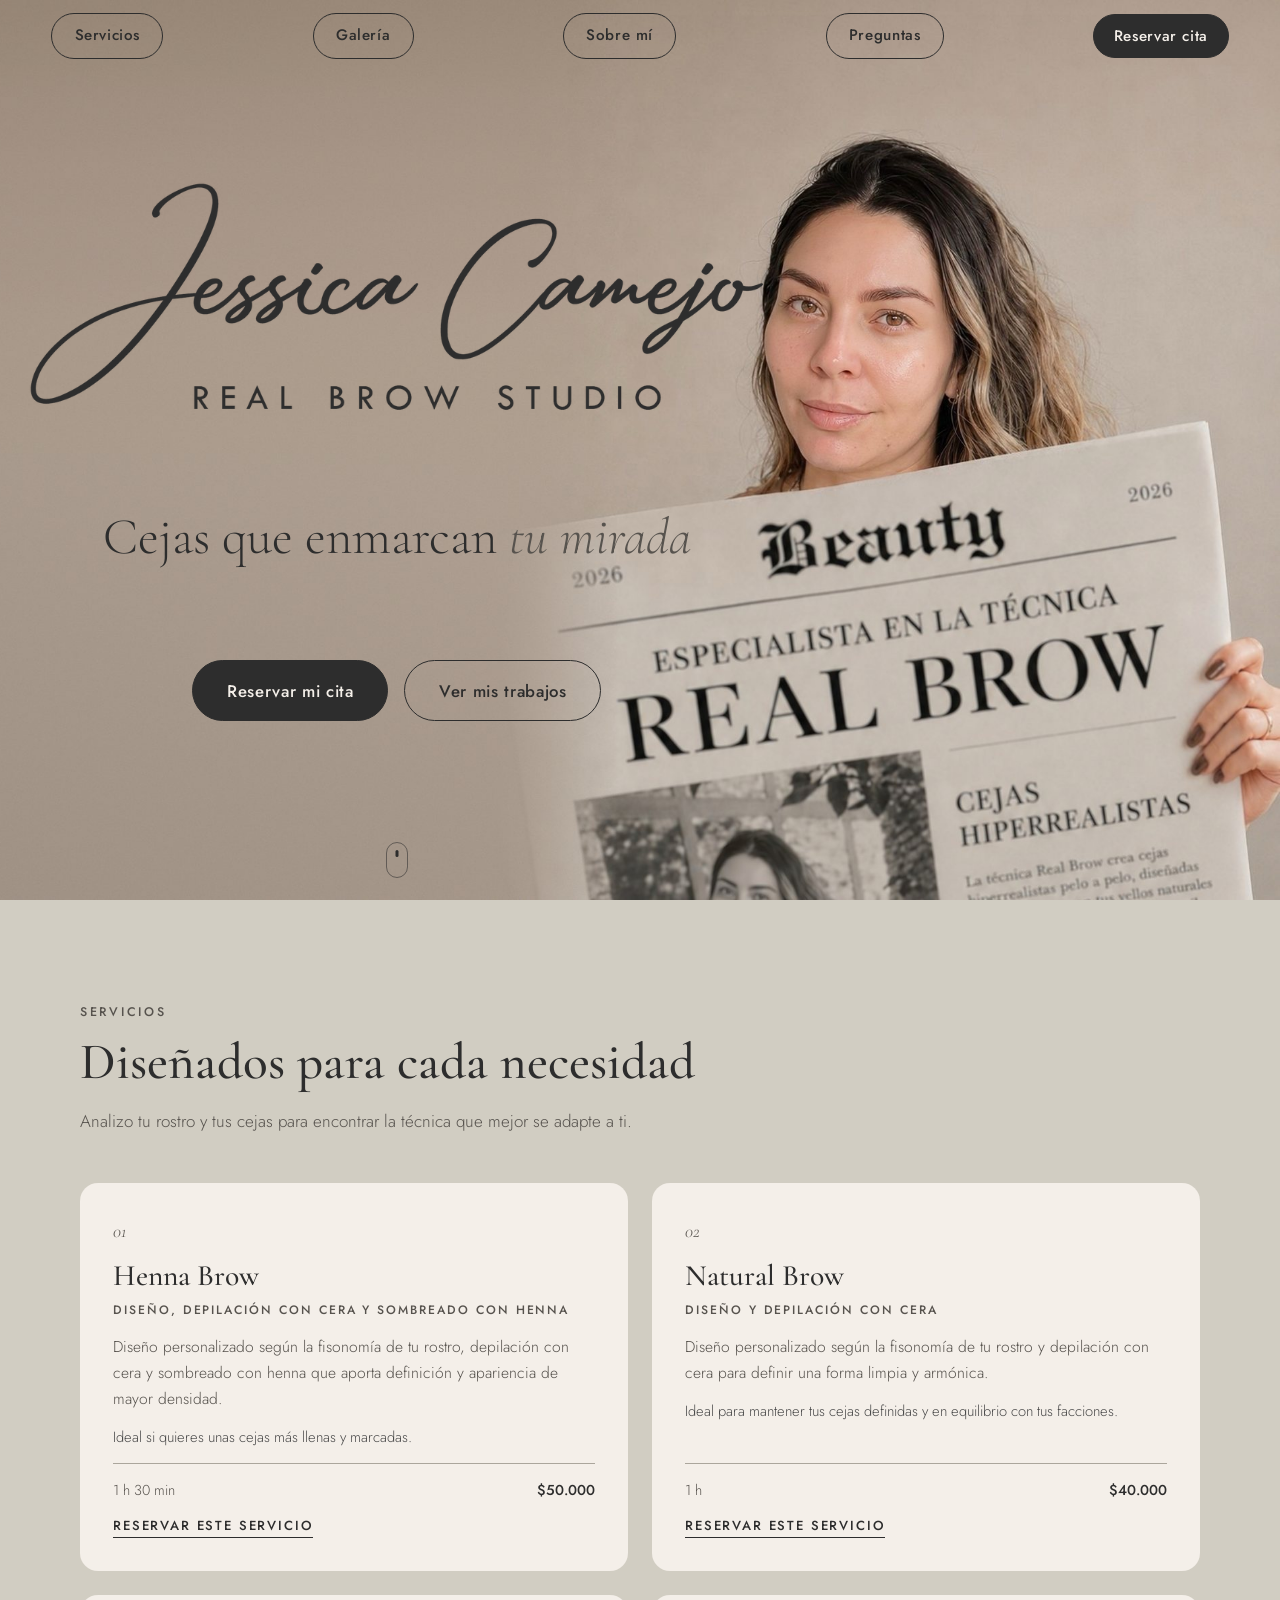
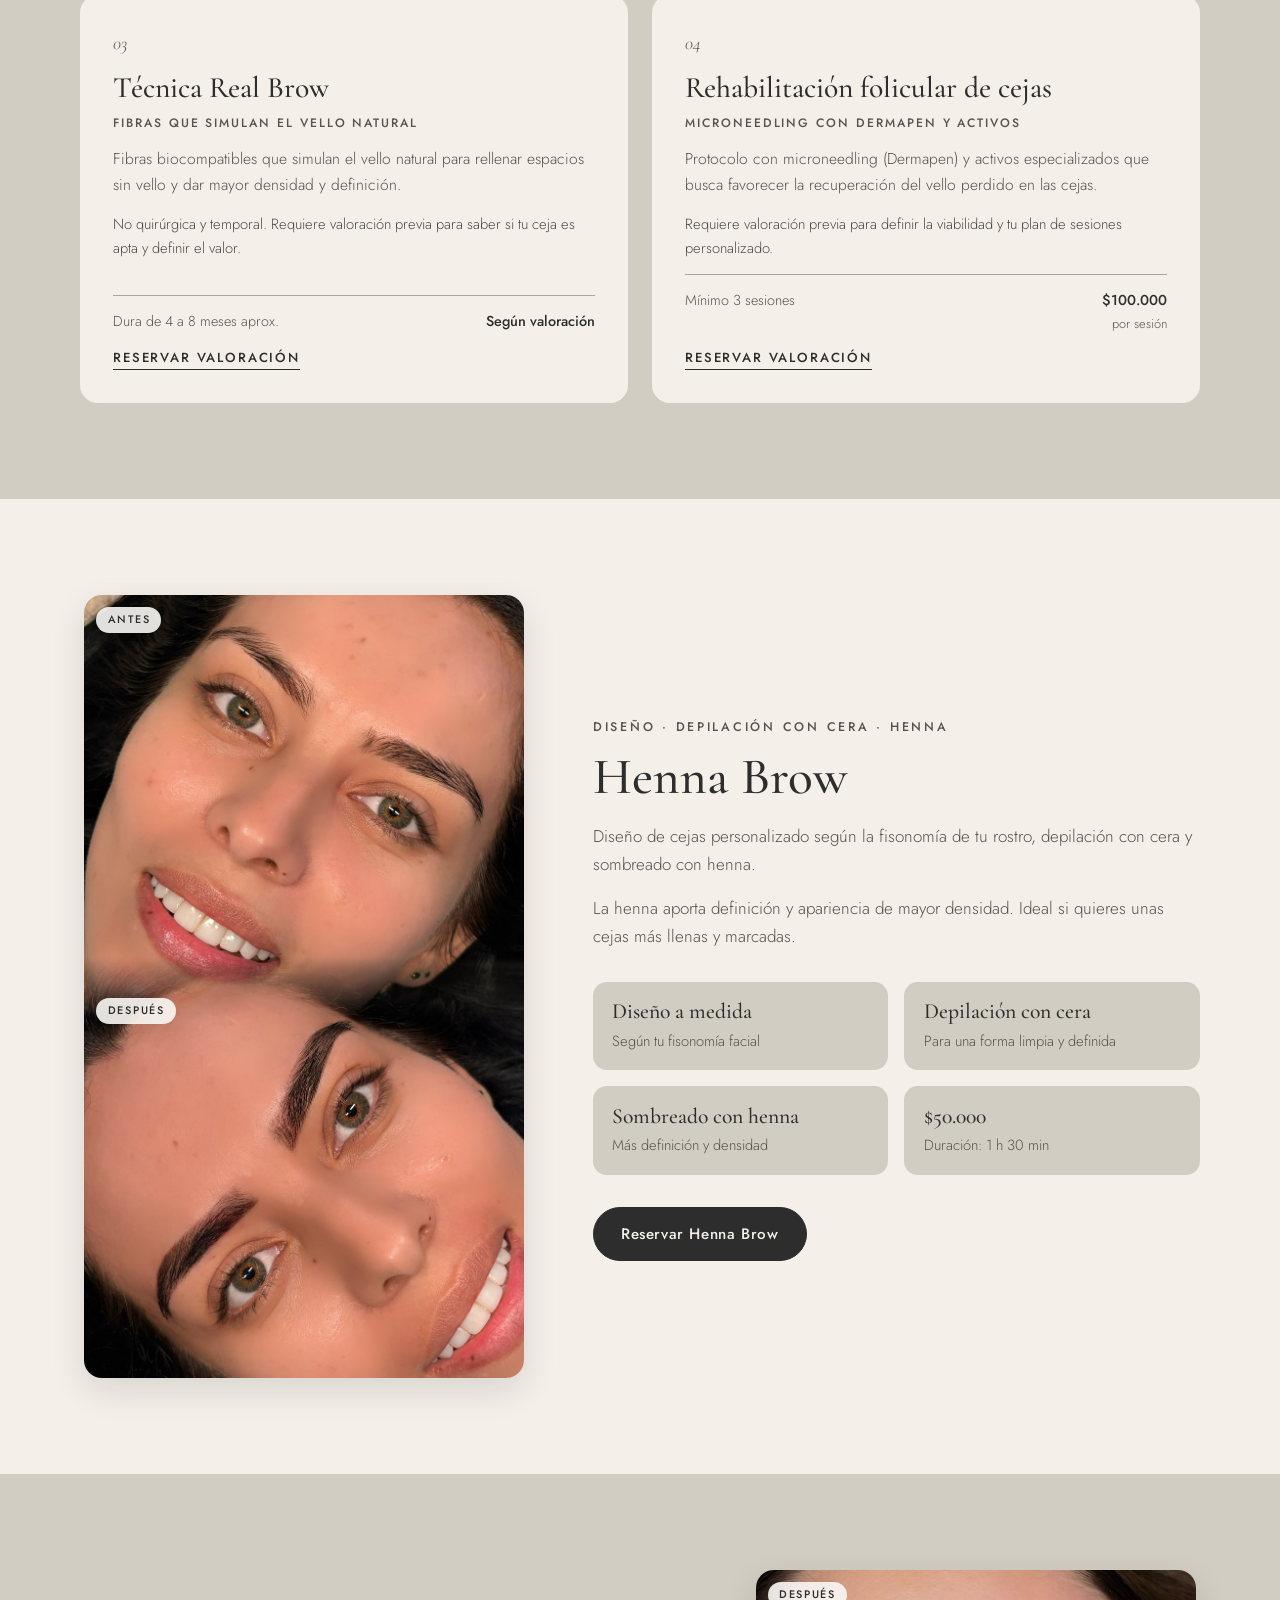
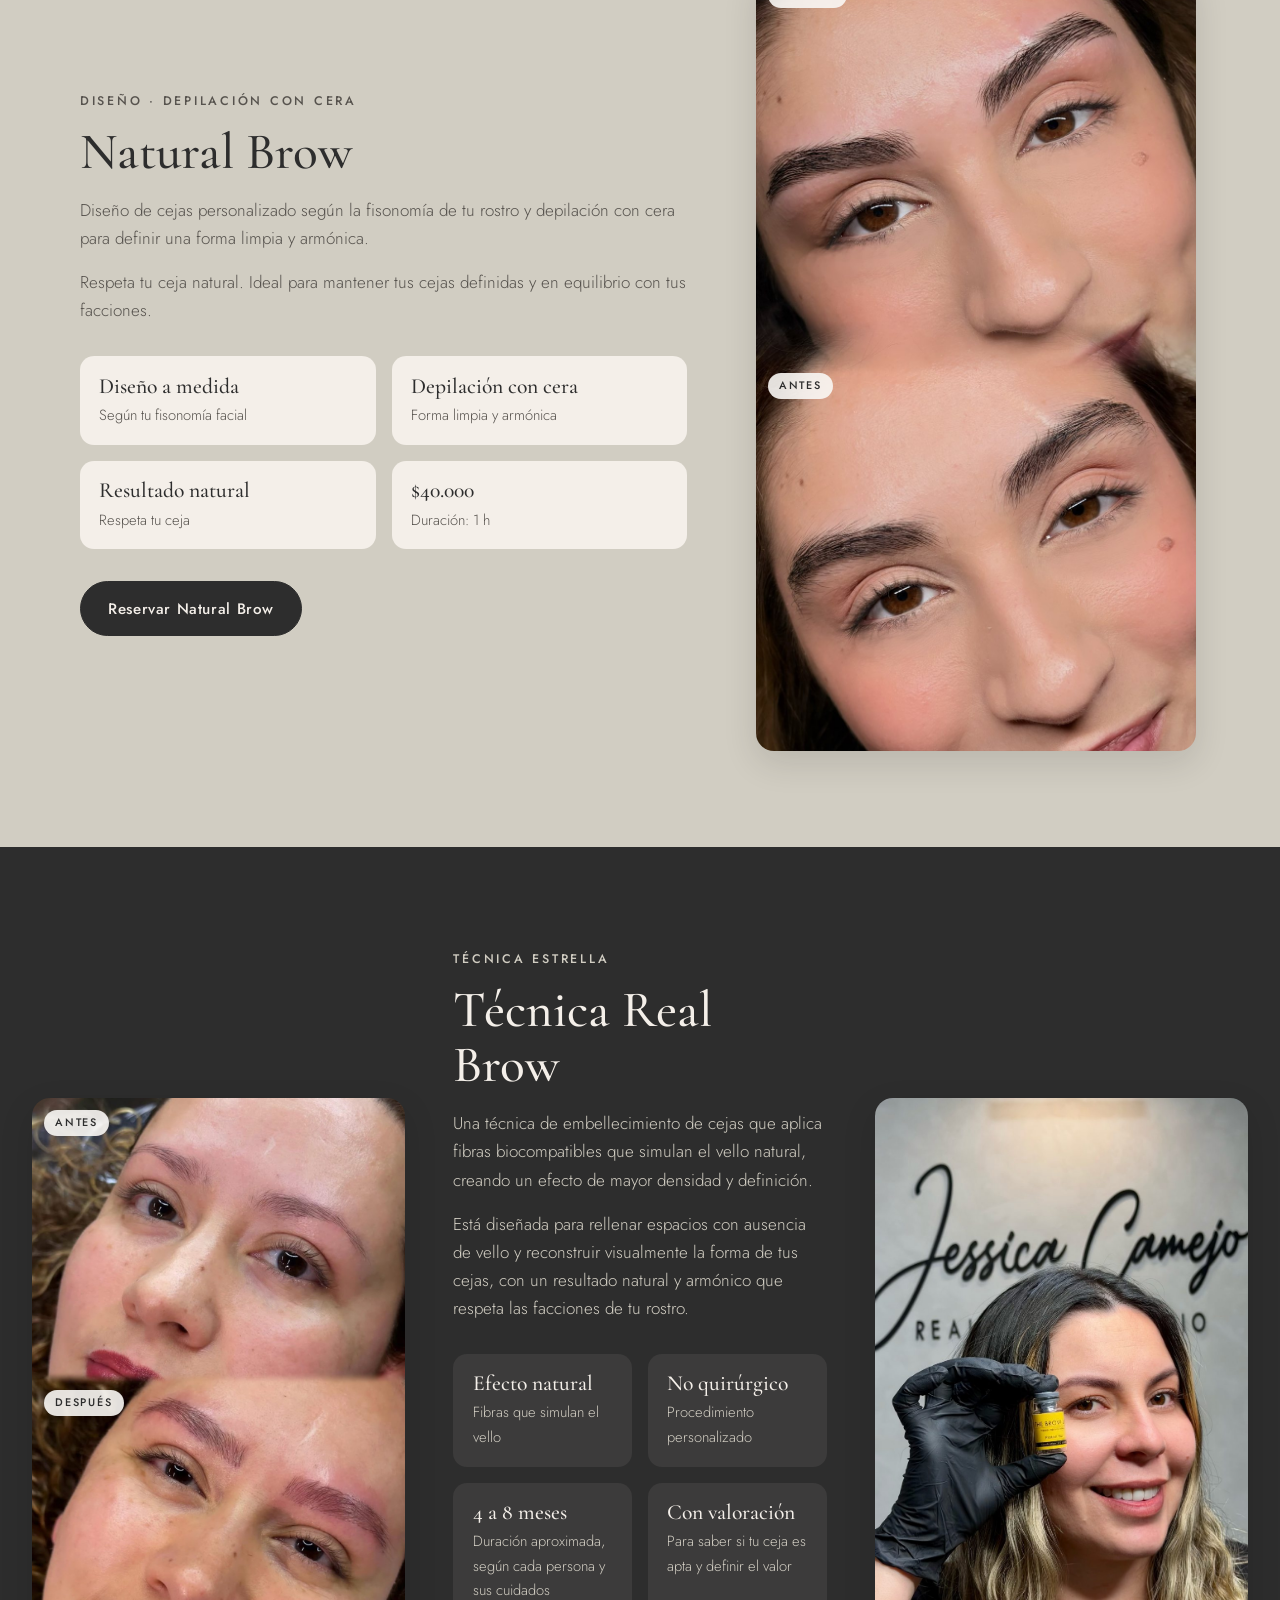
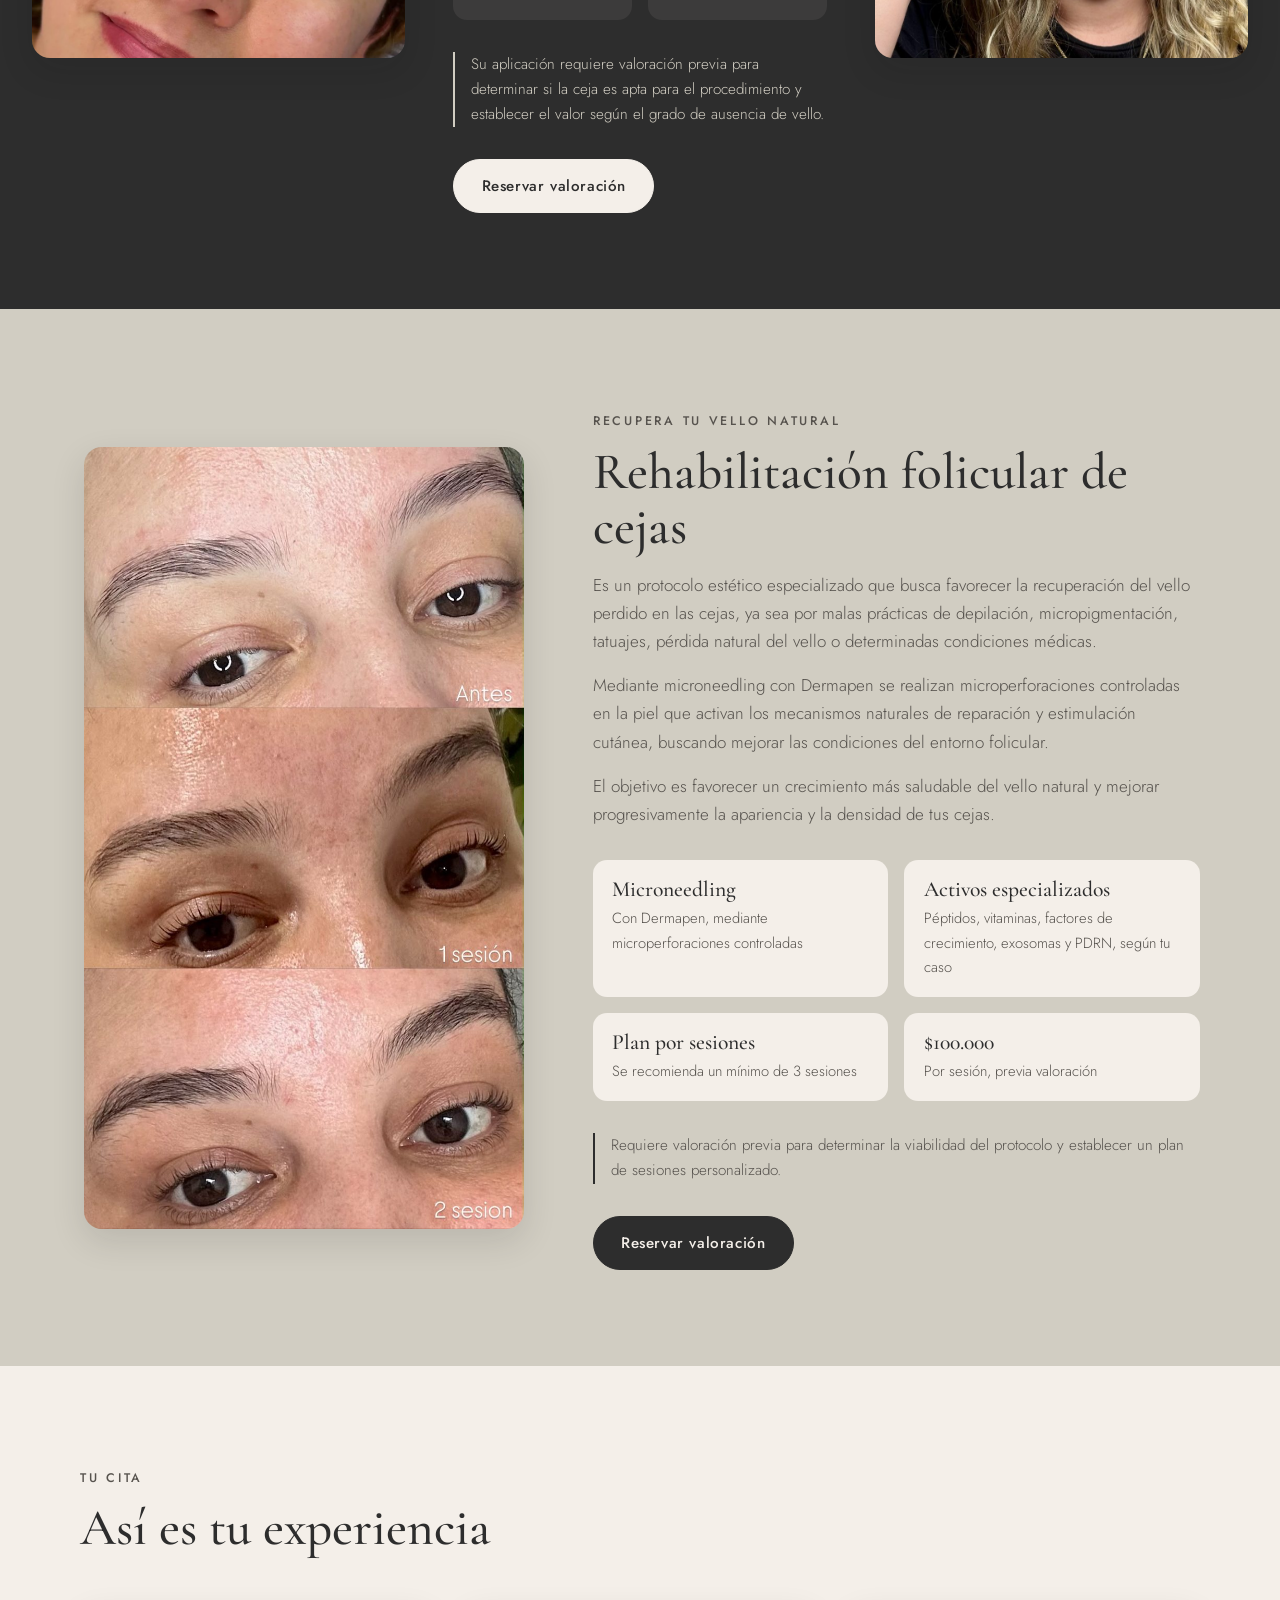
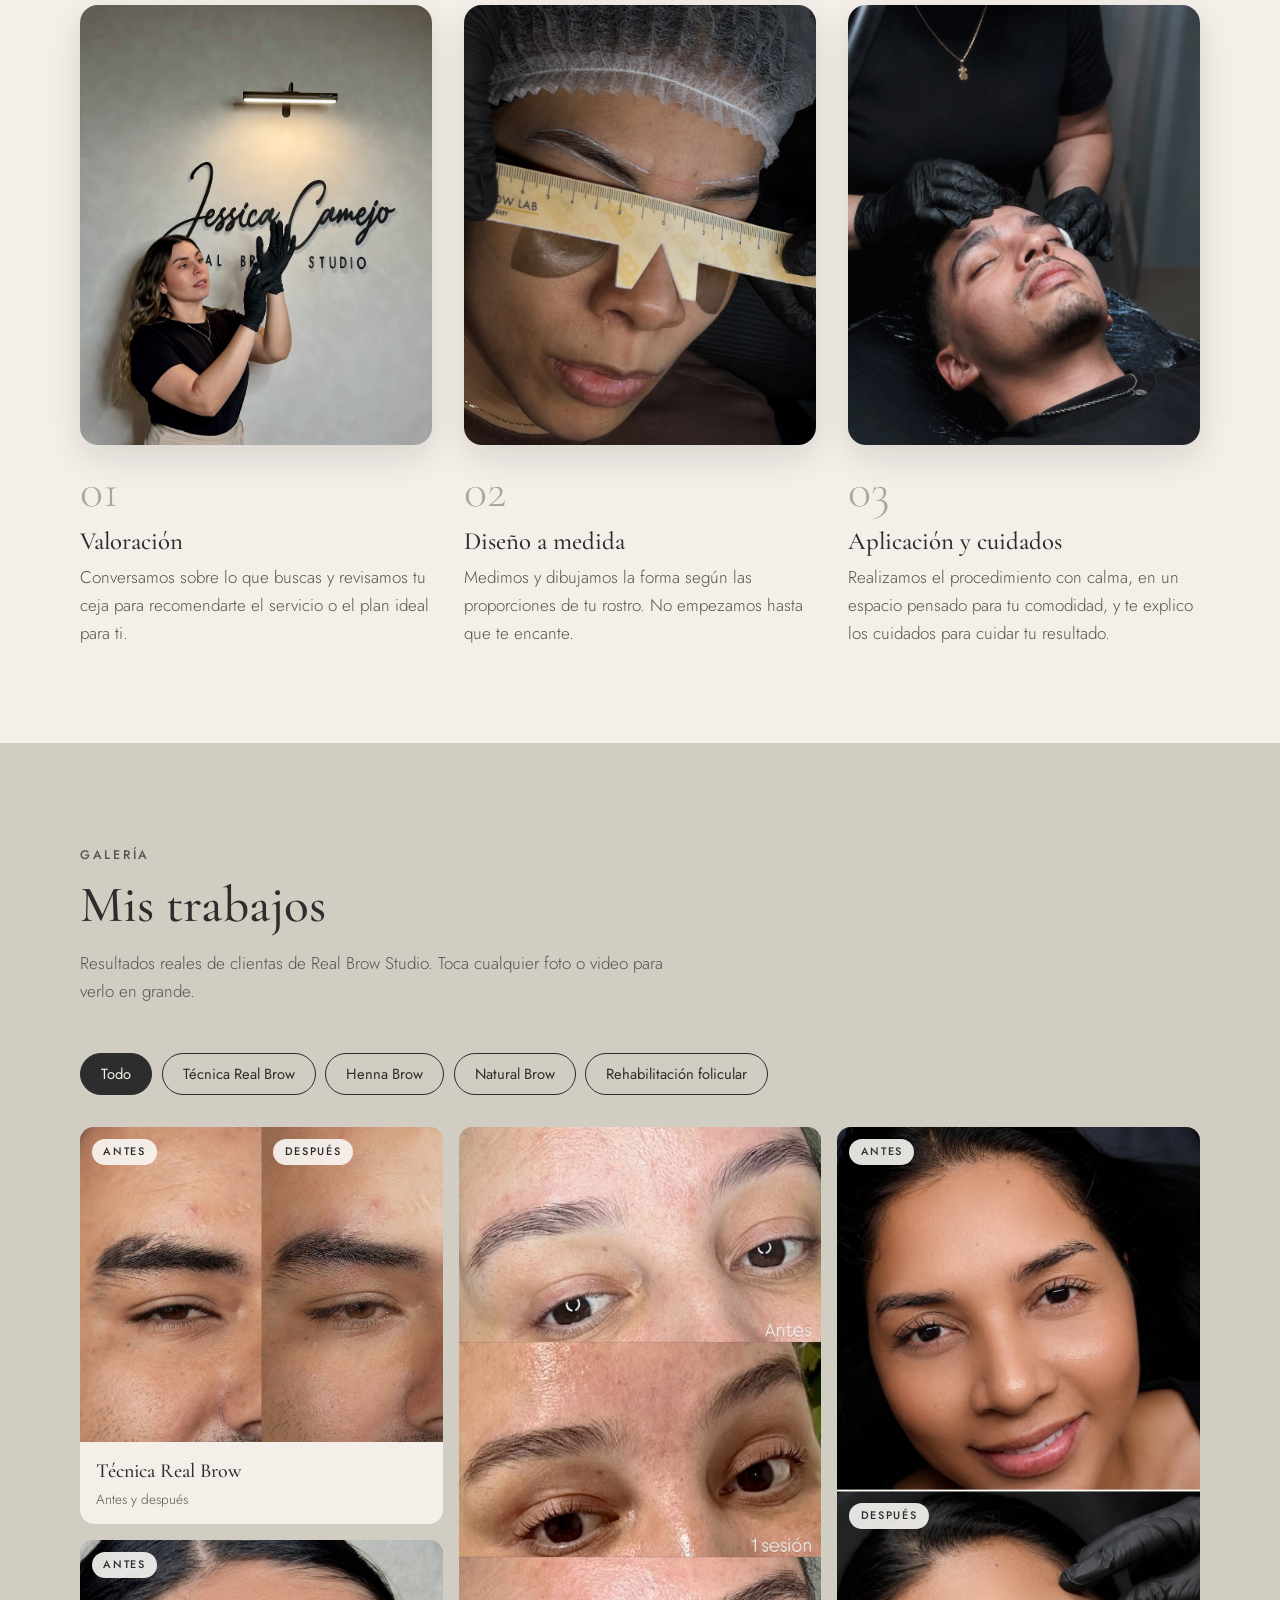
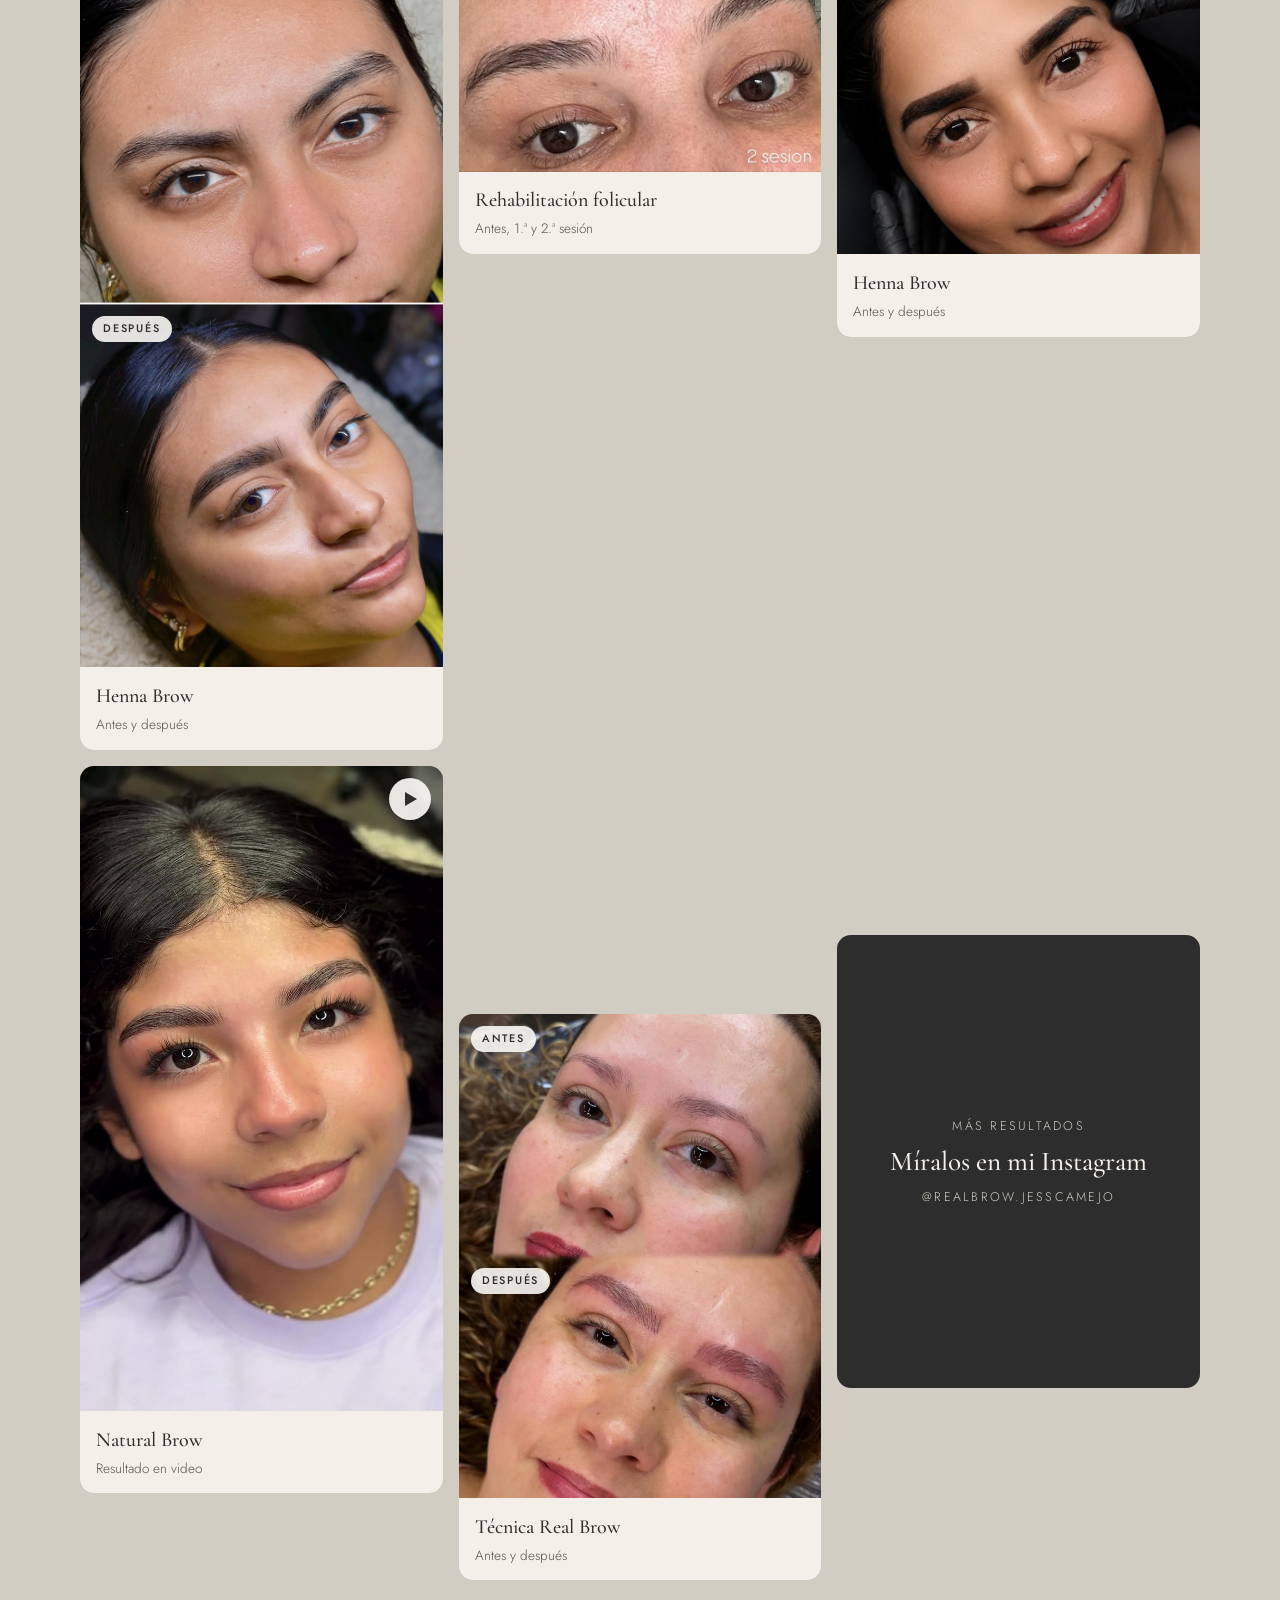
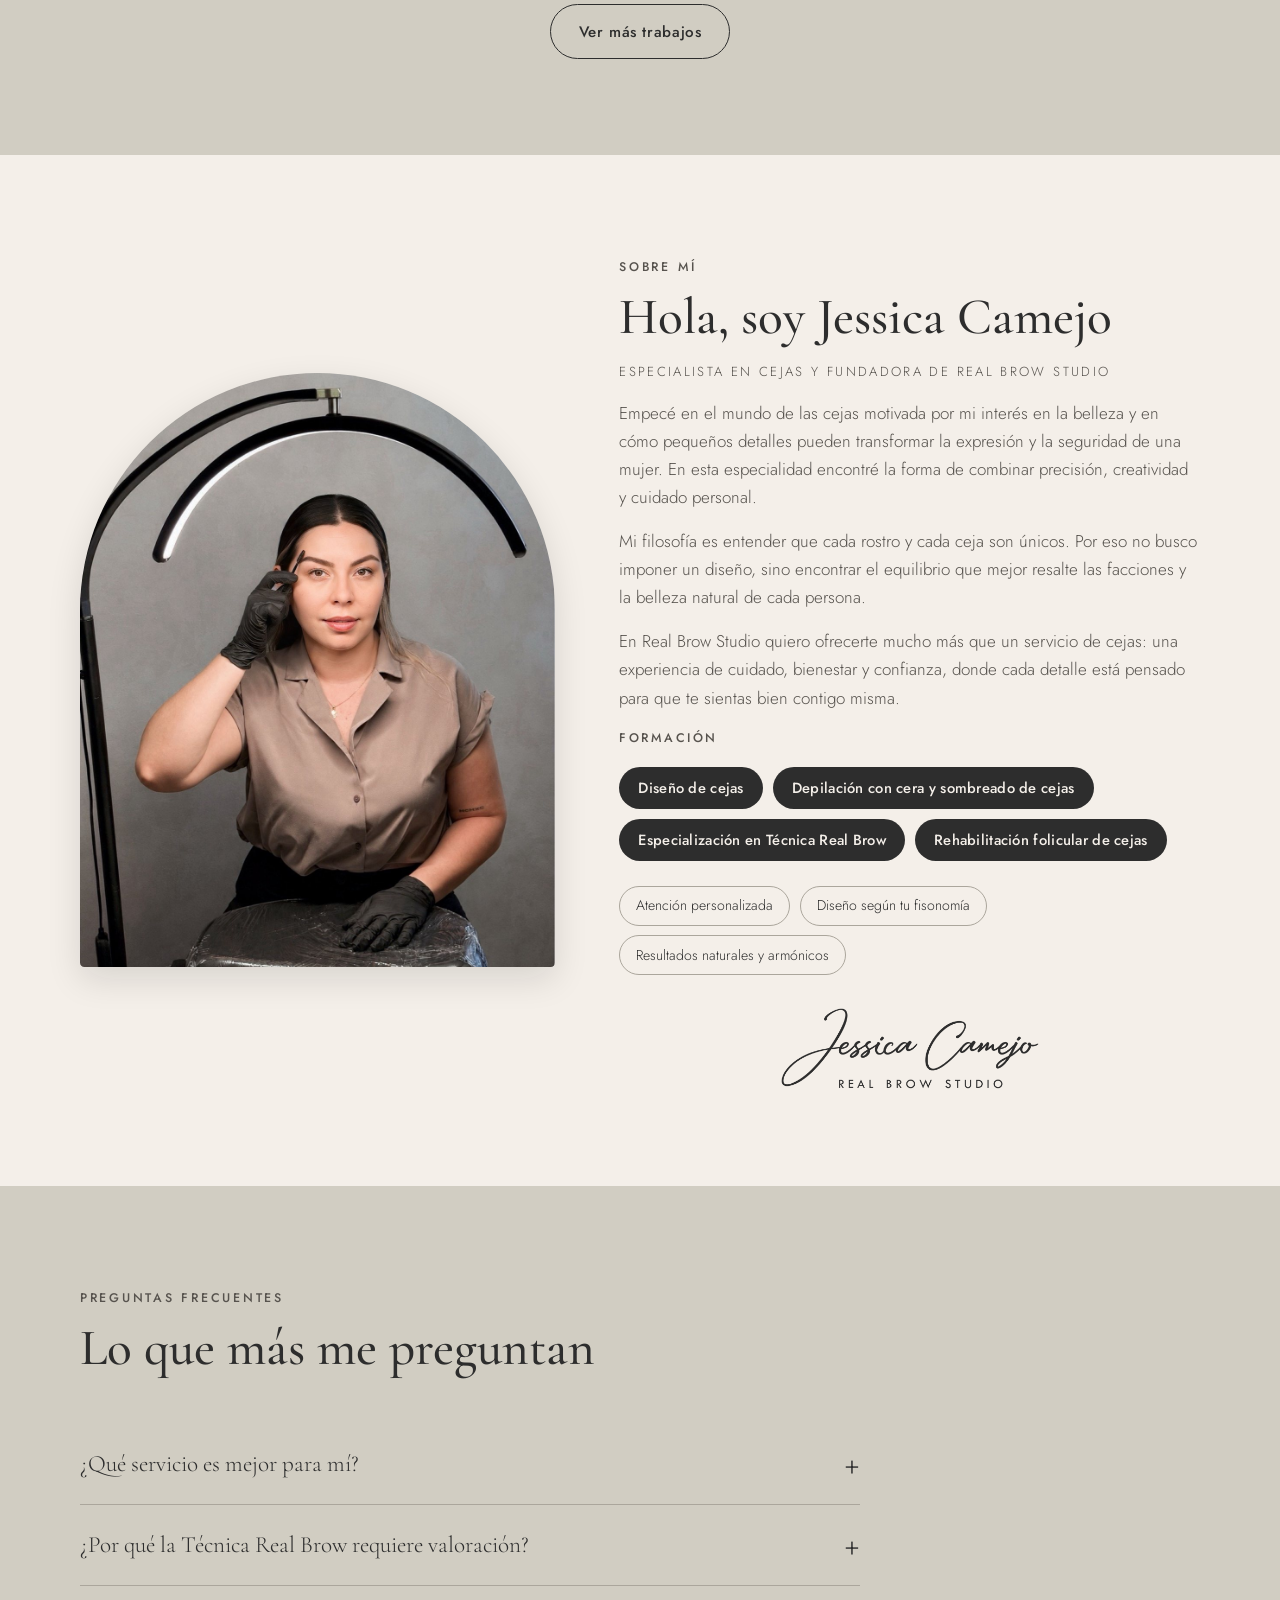
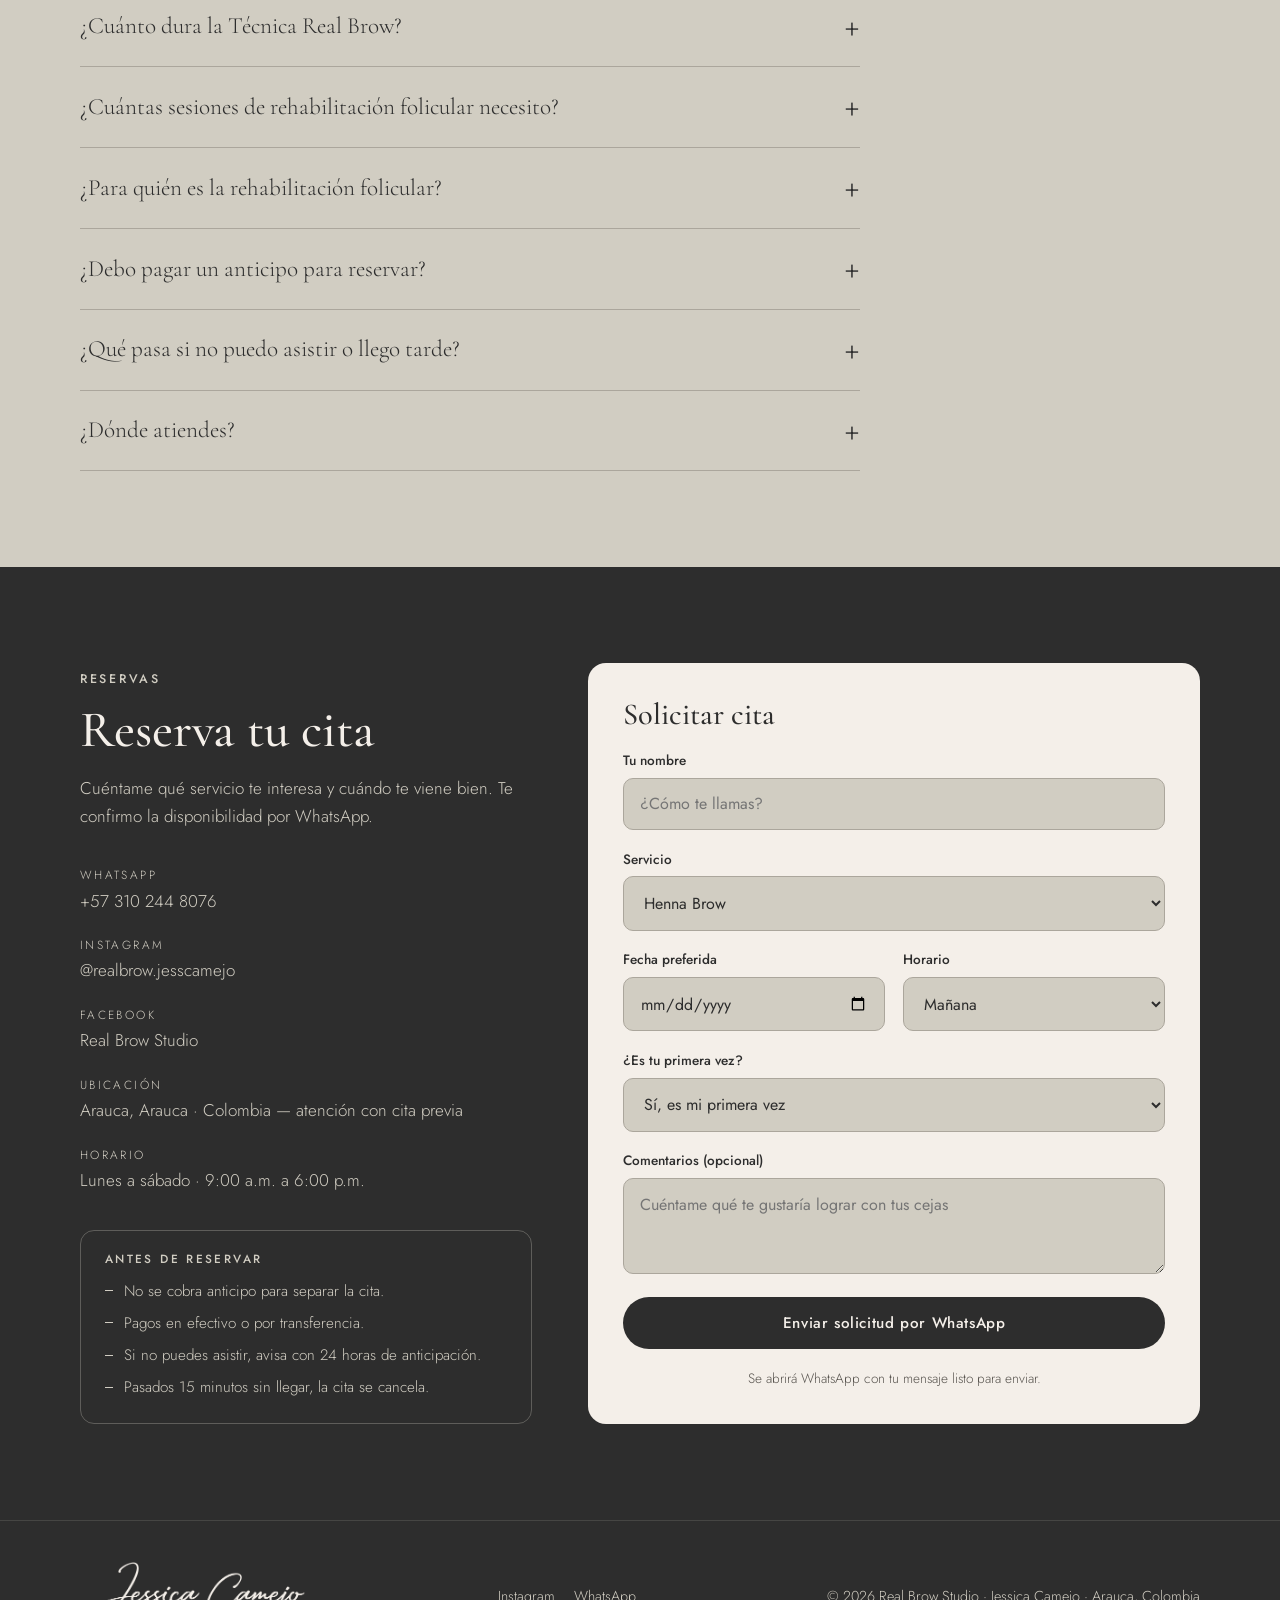
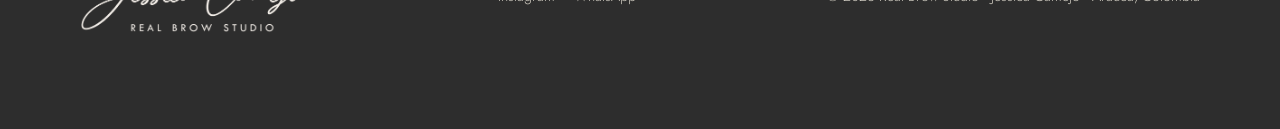
<file: index.html>
<!doctype html>
<html lang="es">
<head>
<meta charset="utf-8">
<meta name="viewport" content="width=device-width, initial-scale=1">
<title>Real Brow Studio · Jessica Camejo</title>
<meta name="robots" content="noindex">
<meta name="description" content="Real Brow Studio by Jessica Camejo en Arauca, Colombia: Henna Brow, Natural Brow (diseño y depilación con cera), Técnica Real Brow y rehabilitación folicular. Reserva tu cita por WhatsApp.">
<!-- Vista previa al compartir el enlace (WhatsApp, Instagram, Facebook) -->
<meta property="og:type" content="website">
<meta property="og:title" content="Real Brow Studio · Jessica Camejo">
<meta property="og:description" content="Cejas que enmarcan tu mirada. Henna Brow, Natural Brow, Técnica Real Brow y rehabilitación folicular en Arauca. Reserva tu cita por WhatsApp.">
<meta property="og:image" content="https://jesscamejo.github.io/landing-pageREALBROW/imagenes/compartir.jpg">
<meta property="og:url" content="https://jesscamejo.github.io/landing-pageREALBROW/">
<meta name="twitter:card" content="summary_large_image">
<meta name="theme-color" content="#2D2D2D">
<link rel="preconnect" href="https://fonts.googleapis.com">
<link rel="preconnect" href="https://fonts.gstatic.com" crossorigin>
<link href="https://fonts.googleapis.com/css2?family=Cormorant+Garamond:ital,wght@0,500;0,600;1,500&family=Jost:wght@300;400;500&display=swap" rel="stylesheet">
<style>
  /* ============ COLORES Y TIPOGRAFÍAS (puedes cambiarlos aquí) ============ */
  /* Colores de marca Real Brow
     1.º gris cemento (principal) · 2.º negro (secundario) · 3.º blanco hueso */
  :root{
    --crema:#D1CDC2;        /* GRIS CEMENTO: fondo principal */
    --arena:#D1CDC2;        /* gris cemento: galería */
    --nude:#ABA69C;         /* gris cemento oscuro: líneas y bordes */
    --cafe:#2D2D2D;         /* NEGRO: títulos, botones y secciones oscuras */
    --cafe-2:#4A4A4A;       /* negro suave: botones al pasar el mouse */
    --texto:#2D2D2D;
    --suave:#57534E;        /* gris oscuro: textos secundarios */
    --dorado:#57534E;       /* gris oscuro: etiquetas pequeñas */
    --acento:#6E6A63;       /* gris medio: "tu mirada" del título */
    --dorado-claro:#D1CDC2; /* gris cemento sobre fondo negro */
    --blanco:#F4EFE9;       /* BLANCO HUESO: tarjetas y secciones claras */
    --radio:18px; --sombra:0 12px 34px rgba(20,20,20,.12);
    --serif:'Cormorant Garamond', Georgia, serif; --sans:'Jost', system-ui, sans-serif;
  }
  *{box-sizing:border-box;margin:0;padding:0}
  html{scroll-behavior:smooth;scroll-padding-top:72px}
  body{font-family:var(--sans);font-weight:300;color:var(--texto);background:var(--crema);line-height:1.65;font-size:17px;overflow-x:hidden}
  img,video{max-width:100%;display:block}
  a{color:inherit}
  .contenedor{width:min(1120px, 100% - 32px);margin-inline:auto}
  h1,h2,h3{font-family:var(--serif);font-weight:500;line-height:1.08;color:var(--cafe)}
  h2{font-size:clamp(2.1rem,5vw,3.2rem)}
  section{padding:96px 0}
  .etiqueta{display:inline-block;font-size:.78rem;letter-spacing:.22em;text-transform:uppercase;color:var(--dorado);font-weight:500;margin-bottom:.8rem}
  .intro{max-width:620px;margin-bottom:48px}
  .intro p{color:var(--suave);margin-top:1rem}
  .btn{display:inline-flex;align-items:center;gap:.5rem;padding:.95rem 1.7rem;border-radius:999px;font:500 .95rem var(--sans);letter-spacing:.04em;text-decoration:none;cursor:pointer;border:1px solid var(--cafe);transition:.25s}
  .btn-principal{background:var(--cafe);color:var(--blanco)}
  .btn-principal:hover{background:var(--cafe-2)}
  .btn-secundario{background:transparent;color:var(--cafe)}
  .btn-secundario:hover{background:var(--cafe);color:var(--blanco)}

  /* ============ CABECERA ============ */
  .cabecera{position:fixed;top:0;left:0;right:0;z-index:50;background:rgba(209,205,194,.92);backdrop-filter:blur(10px);-webkit-backdrop-filter:blur(10px);border-bottom:1px solid rgba(20,20,20,.08);transition:background .3s,border-color .3s}
  .cabecera .logo{transition:opacity .3s}
  .cabecera.transparente{background:transparent;border-bottom-color:transparent;backdrop-filter:none;-webkit-backdrop-filter:none}
  .cabecera.transparente .logo{opacity:0;pointer-events:none}
  @media (min-width:861px){.cabecera.transparente .logo{display:none}.cabecera.transparente .contenedor{width:calc(100% - 8vw)}.cabecera.transparente .menu{flex:1;justify-content:space-between}}
  .cabecera .contenedor{display:flex;align-items:center;justify-content:space-between;height:72px}
  .logo{font-family:var(--serif);font-size:1.75rem;font-weight:600;color:var(--cafe);text-decoration:none;letter-spacing:.02em}
  .logo span{font-style:italic;font-weight:500;color:var(--dorado)}
  .logo img{height:50px;width:auto;display:block}
  /* Cabecera: "REAL BROW STUDIO" con la misma letra del logo */
  .logo-texto{font-family:var(--sans);font-weight:400;font-size:clamp(1.15rem,1.9vw,1.75rem);letter-spacing:.32em;white-space:nowrap;color:var(--cafe)}
  @media (max-width:420px){.logo-texto{font-size:1rem;letter-spacing:.24em}}
  .pie-pagina .logo img{height:72px}
  .logo small{font-family:var(--sans);font-size:.62rem;font-weight:500;letter-spacing:.32em;text-transform:uppercase;color:var(--suave);margin-left:.45rem;vertical-align:middle}
  .menu{display:flex;gap:2rem;list-style:none;align-items:center}
  .menu a{text-decoration:none;font-size:.95rem;color:var(--cafe)}
  .menu a:hover{color:var(--dorado)}
  .menu .btn{padding:.6rem 1.25rem;color:var(--blanco)}
  /* En computadora los enlaces del menú son botones con borde, como "Ver mis trabajos" */
  @media (min-width:861px){
    .menu a:not(.btn){display:inline-flex;align-items:center;padding:.6rem 1.4rem;border:1px solid var(--cafe);border-radius:999px;font-weight:500;letter-spacing:.04em;transition:.25s}
    .menu a:not(.btn):hover{background:var(--cafe);color:var(--blanco)}
    .menu{gap:1rem}
  }
  .menu .btn:hover{color:var(--blanco)}
  .boton-menu{display:none;background:none;border:0;cursor:pointer;width:44px;height:44px}
  .boton-menu span{display:block;width:24px;height:2px;background:var(--cafe);margin:5px auto;transition:.3s}
  .boton-menu[aria-expanded="true"] span:nth-child(1){transform:translateY(7px) rotate(45deg)}
  .boton-menu[aria-expanded="true"] span:nth-child(2){opacity:0}
  .boton-menu[aria-expanded="true"] span:nth-child(3){transform:translateY(-7px) rotate(-45deg)}
  @media (max-width:860px){
    .boton-menu{display:block}
    .menu{position:absolute;top:72px;left:0;right:0;flex-direction:column;align-items:flex-start;background:var(--crema);padding:24px 16px 32px;gap:1.3rem;border-bottom:1px solid rgba(20,20,20,.1);opacity:0;visibility:hidden;transform:translateY(-8px);transition:.25s}
    .menu.abierto{opacity:1;visibility:visible;transform:none}
    .menu a{font-size:1.1rem}
  }

  /* ============ PORTADA: foto a la derecha sobre su misma pared; logo, eslogan y botones a la izquierda ============ */
  .acciones{display:flex;gap:1rem;flex-wrap:wrap}
  .portada{padding:0;position:relative;height:100vh;height:100svh;min-height:560px;overflow:hidden;background:#AF9E8F}
  .portada-foto,.portada-foto picture,.portada-foto img{position:absolute;inset:0;width:100%;height:100%}
  .portada-foto img{object-fit:cover;object-position:100% 0%;display:block}  /* foto pegada a la derecha; la izquierda es su misma pared */
  .portada-capa{position:relative;z-index:1;height:100%;display:grid;grid-template-columns:62% 1fr;align-items:stretch;padding:84px 0 84px}
  .portada-lado{padding:0 2vw;display:flex;flex-direction:column;align-items:center;justify-content:space-evenly;text-align:center;min-width:0}
  .portada-logo{display:block;width:min(60vw,1150px,100%);max-height:46vh;object-fit:contain;height:auto}
  .portada-frase{margin:0;font-family:var(--serif);font-size:clamp(2.4rem,4vw,5rem);line-height:1.1;color:var(--cafe)}
  .portada-frase em{display:inline;color:var(--suave)}
  .portada-texto{color:var(--texto);opacity:.8;margin:.8rem auto 1.8rem;max-width:460px}
  .portada .acciones{justify-content:center}
  @media (min-width:900px){.portada .acciones .btn{padding:1.1rem 2.1rem;font-size:1.05rem}}
  .bajar{position:absolute;left:31%;bottom:22px;z-index:2;transform:translateX(-50%);width:22px;height:36px;border:1.5px solid rgba(45,45,45,.55);border-radius:12px}
  .bajar::after{content:"";position:absolute;left:50%;top:7px;width:3px;height:7px;border-radius:2px;background:var(--cafe);transform:translateX(-50%);animation:bajar 1.8s infinite}
  @keyframes bajar{0%{opacity:0;transform:translate(-50%,0)}40%{opacity:1}100%{opacity:0;transform:translate(-50%,10px)}}
  @media (max-width:899px){
    .portada{height:auto;min-height:0;background:var(--crema)}
    .portada-foto{position:relative;width:100%;height:auto}
    .portada-foto picture,.portada-foto img{position:static;height:auto;aspect-ratio:1100/1654}
    .portada-foto img{-webkit-mask-image:linear-gradient(180deg,#000 82%,transparent 100%);mask-image:linear-gradient(180deg,#000 82%,transparent 100%)}
    .portada-capa{display:block;padding:0 16px 56px;text-align:center;margin-top:-16px}
    .portada-logo{max-height:none}
    .portada-frase{margin:8px 0 24px}
    .portada-lado{padding:0}
    .portada-logo{width:min(360px,86%)}
    .portada-frase em{display:block}
    .bajar{display:none}
    .portada .acciones .btn{flex:1 1 100%;justify-content:center}
  }

  /* Espacio para foto (se muestra mientras no hay foto real) */
  .marcador{width:100%;height:100%;display:flex;flex-direction:column;align-items:center;justify-content:center;gap:.7rem;text-align:center;color:var(--cafe-2);padding:1rem;background:linear-gradient(160deg,var(--arena),var(--nude))}
  .marcador svg{width:58%;max-width:170px;stroke:var(--cafe);opacity:.5}
  .marcador small{font-size:.75rem;letter-spacing:.16em;text-transform:uppercase;opacity:.75}

  /* ============ TÉCNICAS ============ */
  .servicios{background:var(--crema)}
  .tarjetas{display:grid;grid-template-columns:repeat(auto-fill,minmax(min(440px,100%),1fr));gap:24px}
  .tarjeta{background:var(--blanco);border-radius:var(--radio);padding:2rem;display:flex;flex-direction:column;gap:.85rem;border:1px solid transparent;transition:.25s}
  .tarjeta:hover,.js .tarjeta.visible:hover{border-color:var(--nude);transform:translateY(-4px)}
  .tarjeta .numero{font-family:var(--serif);font-style:italic;color:var(--dorado);font-size:1.15rem}
  .tarjeta h3{font-size:1.85rem}
  .tarjeta p{color:var(--suave);font-size:.98rem}
  .tarjeta .sub{font-size:.76rem;letter-spacing:.16em;text-transform:uppercase;color:var(--dorado);font-weight:500;margin-top:-.3rem}
  .tarjeta .ideal{color:var(--cafe-2);font-size:.92rem;flex:1}
  .datos .precio{text-align:right}
  .datos small{display:block;font-weight:300;color:var(--suave);font-size:.8rem}
  .datos{display:flex;justify-content:space-between;gap:1rem;border-top:1px solid var(--nude);padding-top:.9rem;font-size:.9rem;color:var(--suave)}
  .datos strong{font-weight:500;color:var(--cafe)}
  .enlace-reserva{align-self:flex-start;background:none;border:0;border-bottom:1px solid currentColor;font:500 .82rem var(--sans);color:var(--cafe);cursor:pointer;letter-spacing:.14em;text-transform:uppercase;padding:0 0 2px}
  .enlace-reserva:hover{color:var(--dorado)}

  /* ============ PROCESO ============ */
  .proceso{background:var(--blanco)}
  .pasos{display:grid;grid-template-columns:repeat(3,1fr);gap:32px;counter-reset:paso}
  .paso{border-top:1px solid var(--nude);padding-top:1.5rem}
  .proceso .paso{border-top:0;padding-top:0;display:flex;flex-direction:column}
  .paso-foto{order:-1;width:100%;aspect-ratio:4/5;object-fit:cover;border-radius:var(--radio);margin-bottom:1.4rem;box-shadow:var(--sombra)}
  .paso::before{counter-increment:paso;content:"0" counter(paso);font-family:var(--serif);font-size:3rem;color:var(--nude);display:block;line-height:1;margin-bottom:.8rem}
  .paso h3{font-size:1.55rem;margin-bottom:.5rem}
  .paso p{color:var(--suave)}
  @media (max-width:760px){.pasos{grid-template-columns:1fr}}

  /* ============ GALERÍA ============ */
  .galeria{background:var(--arena)}
  .filtros{display:flex;gap:.6rem;flex-wrap:wrap;margin-bottom:32px}
  .filtros[hidden]{display:none}
  .filtro{padding:.55rem 1.25rem;border-radius:999px;border:1px solid var(--cafe);background:transparent;color:var(--cafe);font:400 .92rem var(--sans);cursor:pointer;transition:.2s}
  .filtro.activo,.filtro:hover{background:var(--cafe);color:var(--blanco)}
  .rejilla{columns:3 260px;column-gap:16px}
  .pieza{position:relative;display:block;width:100%;margin:0 0 16px;break-inside:avoid;border-radius:14px;overflow:hidden;cursor:pointer;background:var(--nude);border:0;padding:0;font:inherit;text-align:left;color:inherit}
  .pieza img,.pieza video{width:100%;height:auto;transition:transform .5s}
  .pieza .medio{position:relative;display:block;overflow:hidden}
  .pieza:hover img,.pieza:hover video{transform:scale(1.04)}
  .pieza .pie{display:block;padding:.8rem 1rem .9rem;background:var(--blanco);color:var(--suave);font-size:.85rem}
  .pieza .pie strong{display:block;font-family:var(--serif);font-size:1.25rem;font-weight:500;color:var(--cafe)}
  .icono-play{position:absolute;top:12px;right:12px;width:42px;height:42px;border-radius:50%;background:rgba(250,248,244,.92);display:grid;place-items:center}
  .icono-play::after{content:"";border-left:12px solid var(--cafe);border-top:7px solid transparent;border-bottom:7px solid transparent;margin-left:3px}
  .pieza[hidden]{display:none}
  .ver-mas{text-align:center;margin-top:24px}
  .ver-mas .btn[hidden]{display:none}

  .marca-ad{position:absolute;padding:.25rem .7rem;border-radius:999px;background:rgba(250,248,244,.9);color:var(--cafe);font-size:.68rem;font-weight:500;letter-spacing:.16em;text-transform:uppercase}
  .pieza.mas{aspect-ratio:4/5;display:flex;flex-direction:column;justify-content:center;align-items:center;gap:.6rem;text-align:center;text-decoration:none;background:var(--cafe);color:var(--crema);padding:1.5rem}
  .pieza.mas strong{font-family:var(--serif);font-size:1.7rem;font-weight:500;color:var(--blanco);line-height:1.15}
  .pieza.mas span{font-size:.78rem;letter-spacing:.18em;text-transform:uppercase;color:var(--dorado-claro)}
  .pieza.mas:hover{background:var(--cafe-2)}

  .visor{position:fixed;inset:0;background:rgba(10,10,10,.93);display:none;align-items:center;justify-content:center;z-index:100;padding:16px}
  .visor.abierto{display:flex}
  .visor-contenido img,.visor-contenido video{max-height:86vh;max-width:min(900px,100%);width:auto;margin:auto;border-radius:12px}
  .visor-cerrar{position:absolute;top:16px;right:16px;width:48px;height:48px;border-radius:50%;border:0;background:var(--blanco);font-size:1.7rem;line-height:1;cursor:pointer;color:var(--cafe)}

  /* ============ SECCIONES DE CADA SERVICIO (foto | texto | foto) ============ */
  .destacada .contenedor{display:grid;grid-template-columns:.8fr 1.2fr .8fr;grid-template-areas:"a t b";gap:48px;align-items:center}
  .destacada .foto-a{grid-area:a}.destacada .texto{grid-area:t}.destacada .foto-b{grid-area:b}
  .destacada figure{margin:0;position:relative;border-radius:var(--radio);overflow:hidden;box-shadow:var(--sombra)}
  .destacada figure img,.destacada figure video{width:100%;height:auto;display:block}
  .destacada figure.alto img,.destacada figure.alto video{aspect-ratio:9/16;object-fit:cover}
  .destacada p{margin-top:1rem;color:var(--suave)}
  .claves{list-style:none;display:grid;grid-template-columns:1fr 1fr;gap:1rem;margin:2rem 0}
  .claves li{background:var(--blanco);border-radius:14px;padding:1.1rem 1.2rem;font-size:.92rem;color:var(--suave)}
  .claves strong{display:block;font-family:var(--serif);font-size:1.35rem;font-weight:500;color:var(--cafe);line-height:1.2;margin-bottom:.2rem}
  .importante{border-left:2px solid var(--cafe);padding-left:1rem;font-size:.95rem}
  .fondo-blanco{background:var(--blanco)} .fondo-blanco .claves li{background:var(--crema)}
  .fondo-gris{background:var(--crema)}
  /* Técnica Real Brow: sección negra */
  .fondo-negro{background:var(--cafe);color:var(--crema)}
  .fondo-negro h2{color:var(--blanco)}
  .fondo-negro p,.fondo-negro .etiqueta{color:var(--crema)}
  .fondo-negro .importante{border-left-color:var(--crema)}
  .fondo-negro .claves li{background:rgba(244,239,233,.07);color:var(--crema)}
  .fondo-negro .claves strong{color:var(--blanco)}
  .fondo-negro .btn-principal{background:var(--blanco);color:var(--cafe);border-color:var(--blanco)}
  .fondo-negro .btn-principal:hover{background:var(--crema);border-color:var(--crema)}
  .destacada figure.igual img{aspect-ratio:3/4;object-fit:cover}
  /* Técnica Real Brow: fotos más grandes, ambas del mismo tamaño */
  @media (min-width:1001px){
    #tecnica-real-brow .contenedor{width:min(1440px, 100% - 64px);grid-template-columns:1fr 1fr 1fr;gap:48px}
    #tecnica-real-brow figure.igual img{aspect-ratio:2/3}
  }
  .destacada.una-foto .contenedor{grid-template-columns:.85fr 1.15fr;grid-template-areas:"a t";gap:64px}
  .destacada.una-foto.derecha .contenedor{grid-template-columns:1.15fr .85fr;grid-template-areas:"t a"}
  .destacada.una-foto figure{width:100%;max-width:440px;justify-self:center}
  @media (max-width:1000px){
    .destacada .contenedor{grid-template-columns:1fr 1fr;grid-template-areas:"t t" "a b";gap:32px 16px;align-items:start}
    .destacada.una-foto .contenedor,.destacada.una-foto.derecha .contenedor{grid-template-columns:1fr;grid-template-areas:"t" "a";gap:32px}
  }
  @media (max-width:420px){.claves{grid-template-columns:1fr}}

  /* ============ SOBRE MÍ ============ */
  .sobre .contenedor{display:grid;grid-template-columns:.9fr 1.1fr;gap:64px;align-items:center}
  .fotos-sobre{position:relative}
  .retrato-mini{position:absolute;right:-20px;bottom:0;width:42%;aspect-ratio:3/4;object-fit:cover;border-radius:var(--radio);border:5px solid var(--blanco);box-shadow:var(--sombra)}
  .estudio-fotos{display:grid;grid-template-columns:repeat(4,1fr);gap:16px;margin-top:72px}
  .estudio-fotos img{width:100%;aspect-ratio:4/5;object-fit:cover;border-radius:14px}
  .sobre .contenedor.estudio{display:block}
  .estudio-titulo{margin-top:80px;text-align:center}
  .estudio-titulo + .estudio-fotos{margin-top:28px}
  @media (max-width:700px){.estudio-fotos{grid-template-columns:none;grid-auto-flow:column;grid-auto-columns:72%;overflow-x:auto;scroll-snap-type:x mandatory;padding-bottom:8px}.estudio-fotos img{scroll-snap-align:start}.retrato-mini{right:0}}
  .retrato{aspect-ratio:4/5;border-radius:999px 999px var(--radio) var(--radio);overflow:hidden;box-shadow:var(--sombra)}
  .retrato img{width:100%;height:100%;object-fit:cover;object-position:50% 20%}
  .cargo{font-size:.82rem;letter-spacing:.18em;text-transform:uppercase;color:var(--cafe-2);margin-top:.8rem}
  /* Formación: cada curso en una cápsula negra, como el botón "Reservar cita" */
  .formacion{list-style:none;margin-top:1.2rem;display:flex;flex-wrap:wrap;gap:.6rem}
  .formacion li{background:var(--cafe);color:var(--blanco);border-radius:999px;padding:.55rem 1.2rem;font-size:.92rem;font-weight:500;letter-spacing:.02em}
  .subtitulo{font-family:var(--sans);font-size:.78rem;letter-spacing:.2em;text-transform:uppercase;color:var(--dorado);font-weight:500;margin-top:2rem}
  .sobre p{color:var(--suave);margin-top:1rem}
  .firma{display:block;width:260px;height:auto;margin:2rem auto 0}
  .valores{display:flex;flex-wrap:wrap;gap:.6rem;margin-top:1.6rem;list-style:none}
  .valores li{padding:.45rem 1rem;border:1px solid var(--nude);border-radius:999px;font-size:.88rem;color:var(--cafe)}
  @media (max-width:860px){.sobre .contenedor{grid-template-columns:1fr;gap:40px}.fotos-sobre{max-width:400px}}

  /* ============ PREGUNTAS ============ */
  .sobre{background:var(--blanco)}
  .faq{background:var(--crema)}
  .preguntas{max-width:780px}
  details{border-bottom:1px solid var(--nude);padding:1.3rem 0}
  summary{cursor:pointer;font-family:var(--serif);font-size:1.45rem;color:var(--cafe);list-style:none;display:flex;justify-content:space-between;align-items:center;gap:1rem}
  summary::-webkit-details-marker{display:none}
  summary::after{content:"+";font-family:var(--sans);font-weight:300;font-size:1.7rem;line-height:1;transition:.25s;flex-shrink:0}
  details[open] summary::after{transform:rotate(45deg)}
  details p{color:var(--suave);margin-top:.8rem}

  /* ============ RESERVAS ============ */
  .reserva{background:var(--cafe);color:var(--crema)}
  .reserva h2{color:var(--blanco)}
  .reserva .etiqueta{color:var(--dorado-claro)}
  .reserva .contenedor{display:grid;grid-template-columns:.85fr 1.15fr;gap:56px;align-items:start}
  .reserva .intro{margin-bottom:0}
  .reserva .intro p{color:var(--crema)}
  .info{list-style:none;display:grid;gap:1.3rem;margin-top:2.2rem}
  .info li{display:grid;gap:.1rem}
  .info span{font-size:.74rem;letter-spacing:.2em;text-transform:uppercase;color:var(--dorado-claro)}
  .info a{text-decoration:none}
  .info a:hover{text-decoration:underline}
  .formulario{background:var(--blanco);color:var(--texto);border-radius:var(--radio);padding:2.2rem;display:grid;grid-template-columns:1fr 1fr;gap:1.1rem}
  .formulario h3{grid-column:1/-1;font-size:1.9rem}
  .campo{display:grid;gap:.4rem;min-width:0}
  .campo.completo{grid-column:1/-1}
  label{font-size:.85rem;font-weight:500;color:var(--cafe)}
  input,select,textarea{font:400 1rem var(--sans);padding:.85rem 1rem;border:1px solid var(--nude);border-radius:10px;background:var(--crema);color:var(--texto);width:100%}
  input:focus,select:focus,textarea:focus{outline:2px solid var(--dorado);outline-offset:1px}
  textarea{resize:vertical;min-height:96px}
  .formulario .btn{grid-column:1/-1;justify-content:center;border:0;margin-top:.3rem}
  .nota{grid-column:1/-1;font-size:.85rem;color:var(--suave);text-align:center}
  .politicas{margin-top:2.2rem;padding:1.4rem 1.5rem;border:1px solid rgba(209,205,194,.3);border-radius:14px}
  .politicas h3{font-family:var(--sans);font-size:.74rem;letter-spacing:.2em;text-transform:uppercase;color:var(--dorado-claro);font-weight:500;margin-bottom:.8rem}
  .politicas ul{list-style:none;display:grid;gap:.45rem;font-size:.95rem}
  .politicas li{padding-left:1.2rem;position:relative}
  .politicas li::before{content:"";position:absolute;left:0;top:.75em;width:.5rem;height:1px;background:var(--dorado-claro)}
  .aviso{grid-column:1/-1;background:#FBEDE4;color:#8A3B1E;border-radius:10px;padding:.8rem 1rem;font-size:.9rem}
  @media (max-width:860px){.reserva .contenedor{grid-template-columns:1fr;gap:40px}}
  @media (max-width:540px){.formulario{grid-template-columns:1fr;padding:1.5rem}}

  /* ============ PIE ============ */
  .pie-pagina{background:var(--cafe);border-top:1px solid rgba(209,205,194,.15);color:var(--crema);padding:40px 0 96px;font-size:.9rem}
  .pie-pagina .contenedor{display:flex;justify-content:space-between;flex-wrap:wrap;gap:1rem;align-items:center}
  .pie-pagina .logo{color:var(--blanco);font-size:1.5rem}
  .pie-pagina .logo span{color:var(--dorado-claro)}
  .redes{display:flex;gap:1.2rem}
  .redes a{text-decoration:none}
  .redes a:hover{color:var(--blanco)}
  .flotante{position:fixed;right:16px;bottom:16px;z-index:40;display:flex;align-items:center;gap:.5rem;background:var(--cafe);color:var(--blanco);text-decoration:none;padding:.85rem 1.3rem;border-radius:999px;box-shadow:0 10px 26px rgba(0,0,0,.3);font:500 .92rem var(--sans);letter-spacing:.04em}
  .flotante{transition:opacity .3s,transform .3s}
  .flotante.oculto{opacity:0;transform:translateY(16px);pointer-events:none}
  .flotante svg{width:20px;height:20px}

  /* Animación suave al hacer scroll */
  .js .aparece{opacity:0;transform:translateY(18px);transition:opacity .7s ease,transform .7s ease}
  .js .aparece.visible{opacity:1;transform:none}
  @media (prefers-reduced-motion:reduce){html{scroll-behavior:auto}.js .aparece{opacity:1;transform:none;transition:none}}
</style>
<script>document.documentElement.classList.add('js')</script>
</head>
<body>

<header class="cabecera">
  <div class="contenedor">
    <a href="#inicio" class="logo logo-texto" aria-label="Real Brow Studio, ir al inicio">REAL BROW STUDIO</a>
    <button class="boton-menu" aria-label="Abrir menú" aria-expanded="false" aria-controls="menu">
      <span></span><span></span><span></span>
    </button>
    <ul class="menu" id="menu">
      <li><a href="#tecnicas">Servicios</a></li>
      <li><a href="#galeria">Galería</a></li>
      <li><a href="#sobre-mi">Sobre mí</a></li>
      <li><a href="#preguntas">Preguntas</a></li>
      <li><a href="#reservar" class="btn btn-principal">Reservar cita</a></li>
    </ul>
  </div>
</header>

<main>
  <!-- PORTADA -->
  <section class="portada" id="inicio">
    <div class="portada-foto">
      <picture>
        <source media="(max-width: 899px)" srcset="imagenes/portada-real-brow.jpg">
        <img src="imagenes/portada-derecha.jpg" alt="Jessica Camejo, especialista en la Técnica Real Brow">
      </picture>
    </div>
    <div class="portada-capa">
      <div class="portada-lado">
        <h1><img class="portada-logo" src="imagenes/logo-real-brow.png" alt="Jessica Camejo · Real Brow Studio" width="1000" height="318"></h1>
        <p class="portada-frase">Cejas que enmarcan <em>tu mirada</em></p>
        <div class="acciones">
          <a href="#reservar" class="btn btn-principal">Reservar mi cita</a>
          <a href="#galeria" class="btn btn-secundario">Ver mis trabajos</a>
        </div>
      </div>
      <div></div>
    </div>
    <a href="#tecnicas" class="bajar" aria-label="Ver más"></a>
  </section>

  <!-- TÉCNICAS -->
  <section class="servicios" id="tecnicas">
    <div class="contenedor">
      <div class="intro aparece">
        <span class="etiqueta">Servicios</span>
        <h2>Diseñados para cada necesidad</h2>
        <p>Analizo tu rostro y tus cejas para encontrar la técnica que mejor se adapte a ti.</p>
      </div>
      <div class="tarjetas" id="lista-servicios"></div>
    </div>
  </section>

  <!-- HENNA BROW -->
  <section class="destacada una-foto fondo-blanco" id="henna-brow">
    <div class="contenedor">
      <figure class="foto-a aparece">
        <img src="imagenes/diseno-pigmentacion-5.jpg" alt="Antes y después de Henna Brow" loading="lazy"><span class="marca-ad" style="top:12px;left:12px">Antes</span><span class="marca-ad" style="top:calc(50% + 12px);left:12px">Después</span>
      </figure>
      <div class="texto aparece">
        <span class="etiqueta">Diseño · Depilación con cera · Henna</span>
        <h2>Henna Brow</h2>
        <p>Diseño de cejas personalizado según la fisonomía de tu rostro, depilación con cera y sombreado con henna.</p>
        <p>La henna aporta definición y apariencia de mayor densidad. Ideal si quieres unas cejas más llenas y marcadas.</p>
        <ul class="claves">
          <li><strong>Diseño a medida</strong>Según tu fisonomía facial</li>
          <li><strong>Depilación con cera</strong>Para una forma limpia y definida</li>
          <li><strong>Sombreado con henna</strong>Más definición y densidad</li>
          <li><strong>$50.000</strong>Duración: 1 h 30 min</li>
        </ul>
        <div class="acciones" style="margin-top:2rem">
          <button class="btn btn-principal reservar-servicio" data-servicio="Henna Brow">Reservar Henna Brow</button>
        </div>
      </div>
    </div>
  </section>

  <!-- NATURAL BROW -->
  <section class="destacada una-foto derecha fondo-gris" id="natural-brow">
    <div class="contenedor">
      <figure class="foto-a aparece">
        <img src="imagenes/diseno-depilacion-1.jpg" alt="Antes y después de Natural Brow" loading="lazy"><span class="marca-ad" style="top:12px;left:12px">Después</span><span class="marca-ad" style="top:calc(50% + 12px);left:12px">Antes</span>
      </figure>
      <div class="texto aparece">
        <span class="etiqueta">Diseño · Depilación con cera</span>
        <h2>Natural Brow</h2>
        <p>Diseño de cejas personalizado según la fisonomía de tu rostro y depilación con cera para definir una forma limpia y armónica.</p>
        <p>Respeta tu ceja natural. Ideal para mantener tus cejas definidas y en equilibrio con tus facciones.</p>
        <ul class="claves">
          <li><strong>Diseño a medida</strong>Según tu fisonomía facial</li>
          <li><strong>Depilación con cera</strong>Forma limpia y armónica</li>
          <li><strong>Resultado natural</strong>Respeta tu ceja</li>
          <li><strong>$40.000</strong>Duración: 1 h</li>
        </ul>
        <div class="acciones" style="margin-top:2rem">
          <button class="btn btn-principal reservar-servicio" data-servicio="Natural Brow">Reservar Natural Brow</button>
        </div>
      </div>
    </div>
  </section>

  <!-- TÉCNICA REAL BROW -->
  <section class="destacada fondo-negro" id="tecnica-real-brow">
    <div class="contenedor">
      <figure class="foto-a igual aparece">
        <img src="imagenes/real-brow-antes-despues-1.jpg" alt="Antes y después de la Técnica Real Brow" loading="lazy"><span class="marca-ad" style="top:12px;left:12px">Antes</span><span class="marca-ad" style="top:calc(50% + 12px);left:12px">Después</span>
      </figure>
      <div class="texto aparece">
        <span class="etiqueta">Técnica estrella</span>
        <h2>Técnica Real Brow</h2>
        <p>Una técnica de embellecimiento de cejas que aplica fibras biocompatibles que simulan el vello natural, creando un efecto de mayor densidad y definición.</p>
        <p>Está diseñada para rellenar espacios con ausencia de vello y reconstruir visualmente la forma de tus cejas, con un resultado natural y armónico que respeta las facciones de tu rostro.</p>
        <ul class="claves">
          <li><strong>Efecto natural</strong>Fibras que simulan el vello</li>
          <li><strong>No quirúrgico</strong>Procedimiento personalizado</li>
          <li><strong>4 a 8 meses</strong>Duración aproximada, según cada persona y sus cuidados</li>
          <li><strong>Con valoración</strong>Para saber si tu ceja es apta y definir el valor</li>
        </ul>
        <p class="importante">Su aplicación requiere valoración previa para determinar si la ceja es apta para el procedimiento y establecer el valor según el grado de ausencia de vello.</p>
        <div class="acciones" style="margin-top:2rem">
          <button class="btn btn-principal reservar-servicio" data-servicio="Técnica Real Brow">Reservar valoración</button>
        </div>
      </div>
      <figure class="foto-b igual aparece">
        <img src="imagenes/real-brow-fibras.jpg" alt="Jessica Camejo mostrando las fibras de la Técnica Real Brow" loading="lazy" style="object-position:50% 40%">
      </figure>
    </div>
  </section>

  <!-- REHABILITACIÓN FOLICULAR -->
  <section class="destacada una-foto fondo-gris" id="rehabilitacion-folicular">
    <div class="contenedor">
      <figure class="foto-a aparece">
        <img src="imagenes/rehabilitacion-sesiones.jpg" alt="Evolución de cejas con rehabilitación folicular: antes, primera y segunda sesión" loading="lazy">
      </figure>
      <div class="texto aparece">
        <span class="etiqueta">Recupera tu vello natural</span>
        <h2>Rehabilitación folicular de cejas</h2>
        <p>Es un protocolo estético especializado que busca favorecer la recuperación del vello perdido en las cejas, ya sea por malas prácticas de depilación, micropigmentación, tatuajes, pérdida natural del vello o determinadas condiciones médicas.</p>
        <p>Mediante microneedling con Dermapen se realizan microperforaciones controladas en la piel que activan los mecanismos naturales de reparación y estimulación cutánea, buscando mejorar las condiciones del entorno folicular.</p>
        <p>El objetivo es favorecer un crecimiento más saludable del vello natural y mejorar progresivamente la apariencia y la densidad de tus cejas.</p>
        <ul class="claves">
          <li><strong>Microneedling</strong>Con Dermapen, mediante microperforaciones controladas</li>
          <li><strong>Activos especializados</strong>Péptidos, vitaminas, factores de crecimiento, exosomas y PDRN, según tu caso</li>
          <li><strong>Plan por sesiones</strong>Se recomienda un mínimo de 3 sesiones</li>
          <li><strong>$100.000</strong>Por sesión, previa valoración</li>
        </ul>
        <p class="importante">Requiere valoración previa para determinar la viabilidad del protocolo y establecer un plan de sesiones personalizado.</p>
        <div class="acciones" style="margin-top:2rem">
          <button class="btn btn-principal reservar-servicio" data-servicio="Rehabilitación folicular de cejas">Reservar valoración</button>
        </div>
      </div>
    </div>
  </section>

  <!-- PROCESO -->
  <section class="proceso" id="proceso">
    <div class="contenedor">
      <div class="intro aparece">
        <span class="etiqueta">Tu cita</span>
        <h2>Así es tu experiencia</h2>
      </div>
      <div class="pasos">
        <div class="paso aparece"><img class="paso-foto" src="imagenes/jessica-guantes.jpg" alt="Jessica Camejo preparándose para atender" loading="lazy" style="object-position:50% 45%"><h3>Valoración</h3><p>Conversamos sobre lo que buscas y revisamos tu ceja para recomendarte el servicio o el plan ideal para ti.</p></div>
        <div class="paso aparece"><img class="paso-foto" src="imagenes/proceso-diseno-medidas.jpg" alt="Medición y diseño de cejas a medida con regla" loading="lazy" style="object-position:50% 38%"><h3>Diseño a medida</h3><p>Medimos y dibujamos la forma según las proporciones de tu rostro. No empezamos hasta que te encante.</p></div>
        <div class="paso aparece"><img class="paso-foto" src="imagenes/proceso-cuidados.jpg" alt="Jessica Camejo terminando el procedimiento de cejas" loading="lazy" style="object-position:50% 35%"><h3>Aplicación y cuidados</h3><p>Realizamos el procedimiento con calma, en un espacio pensado para tu comodidad, y te explico los cuidados para cuidar tu resultado.</p></div>
      </div>
    </div>
  </section>

  <!-- GALERÍA -->
  <section class="galeria" id="galeria">
    <div class="contenedor">
      <div class="intro aparece">
        <span class="etiqueta">Galería</span>
        <h2>Mis trabajos</h2>
        <p>Resultados reales de clientas de Real Brow Studio. Toca cualquier foto o video para verlo en grande.</p>
      </div>
      <div class="filtros" role="group" aria-label="Filtrar galería"></div>
      <div class="rejilla" id="rejilla"></div>
      <div class="ver-mas"><button class="btn btn-secundario" id="ver-mas" hidden>Ver más trabajos</button></div>
    </div>
  </section>

  <!-- SOBRE MÍ -->
  <section class="sobre" id="sobre-mi">
    <div class="contenedor">
      <div class="fotos-sobre aparece">
        <div class="retrato" id="foto-retrato"></div>
      </div>
      <div class="aparece">
        <span class="etiqueta">Sobre mí</span>
        <h2>Hola, soy Jessica Camejo</h2>
        <p class="cargo">Especialista en cejas y fundadora de Real Brow Studio</p>
        <p>Empecé en el mundo de las cejas motivada por mi interés en la belleza y en cómo pequeños detalles pueden transformar la expresión y la seguridad de una mujer. En esta especialidad encontré la forma de combinar precisión, creatividad y cuidado personal.</p>
        <p>Mi filosofía es entender que cada rostro y cada ceja son únicos. Por eso no busco imponer un diseño, sino encontrar el equilibrio que mejor resalte las facciones y la belleza natural de cada persona.</p>
        <p>En Real Brow Studio quiero ofrecerte mucho más que un servicio de cejas: una experiencia de cuidado, bienestar y confianza, donde cada detalle está pensado para que te sientas bien contigo misma.</p>
        <p class="subtitulo">Formación</p>
        <ul class="formacion">
          <li>Diseño de cejas</li>
          <li>Depilación con cera y sombreado de cejas</li>
          <li>Especialización en Técnica Real Brow</li>
          <li>Rehabilitación folicular de cejas</li>
        </ul>
        <ul class="valores">
          <li>Atención personalizada</li>
          <li>Diseño según tu fisonomía</li>
          <li>Resultados naturales y armónicos</li>
        </ul>
        <img class="firma" src="imagenes/logo-real-brow.png" alt="Jessica Camejo · Real Brow Studio" width="1000" height="318" loading="lazy">
      </div>
    </div>
  </section>

  <!-- PREGUNTAS FRECUENTES -->
  <section class="faq" id="preguntas">
    <div class="contenedor">
      <div class="intro aparece">
        <span class="etiqueta">Preguntas frecuentes</span>
        <h2>Lo que más me preguntan</h2>
      </div>
      <div class="preguntas aparece">
        <details>
          <summary>¿Qué servicio es mejor para mí?</summary>
          <p>Depende de cómo esté tu ceja hoy y del resultado que buscas. Si no estás segura, reserva una valoración y te recomiendo el servicio o el plan que más te conviene.</p>
        </details>
        <details>
          <summary>¿Por qué la Técnica Real Brow requiere valoración?</summary>
          <p>Porque primero revisamos si tu ceja es apta para el procedimiento, y el valor se determina según el grado de ausencia de vello y las necesidades de cada ceja.</p>
        </details>
        <details>
          <summary>¿Cuánto dura la Técnica Real Brow?</summary>
          <p>Es un procedimiento temporal, con una duración aproximada de 4 a 8 meses. Depende de las características de cada persona y de sus cuidados posteriores.</p>
        </details>
        <details>
          <summary>¿Cuántas sesiones de rehabilitación folicular necesito?</summary>
          <p>Se recomienda un mínimo de 3 sesiones. En la valoración determinamos la viabilidad del protocolo y armamos tu plan de sesiones personalizado.</p>
        </details>
        <details>
          <summary>¿Para quién es la rehabilitación folicular?</summary>
          <p>Para cejas que perdieron vello por malas prácticas de depilación, micropigmentación, tatuajes, pérdida natural del vello o determinadas condiciones médicas. En la valoración revisamos si el protocolo es viable para ti.</p>
        </details>
        <details>
          <summary>¿Debo pagar un anticipo para reservar?</summary>
          <p>No. No cobro anticipo para separar tu cita. El pago se hace en efectivo o por transferencia.</p>
        </details>
        <details>
          <summary>¿Qué pasa si no puedo asistir o llego tarde?</summary>
          <p>Si no puedes asistir, avísame con al menos 24 horas de anticipación. Si pasan 15 minutos de la hora de tu cita y no has llegado, la cita se cancela.</p>
        </details>
        <details>
          <summary>¿Dónde atiendes?</summary>
          <p>Atiendo con cita previa en Arauca, Arauca, de lunes a sábado de 9:00 a.m. a 6:00 p.m. Escríbeme por WhatsApp para coordinar tu visita.</p>
        </details>
      </div>
    </div>
  </section>

  <!-- RESERVAS -->
  <section class="reserva" id="reservar">
    <div class="contenedor">
      <div class="intro aparece">
        <span class="etiqueta">Reservas</span>
        <h2>Reserva tu cita</h2>
        <p>Cuéntame qué servicio te interesa y cuándo te viene bien. Te confirmo la disponibilidad por WhatsApp.</p>
        <ul class="info" id="info-contacto"></ul>
        <div class="politicas">
          <h3>Antes de reservar</h3>
          <ul>
            <li>No se cobra anticipo para separar la cita.</li>
            <li>Pagos en efectivo o por transferencia.</li>
            <li>Si no puedes asistir, avisa con 24 horas de anticipación.</li>
            <li>Pasados 15 minutos sin llegar, la cita se cancela.</li>
          </ul>
        </div>
      </div>
      <form class="formulario aparece" id="formulario" novalidate>
        <h3>Solicitar cita</h3>
        <div class="campo completo">
          <label for="nombre">Tu nombre</label>
          <input id="nombre" name="nombre" autocomplete="name" required placeholder="¿Cómo te llamas?">
        </div>
        <div class="campo completo">
          <label for="servicio">Servicio</label>
          <select id="servicio" name="servicio" required></select>
        </div>
        <div class="campo">
          <label for="fecha">Fecha preferida</label>
          <input id="fecha" name="fecha" type="date">
        </div>
        <div class="campo">
          <label for="horario">Horario</label>
          <select id="horario" name="horario">
            <option>Mañana</option>
            <option>Mediodía</option>
            <option>Tarde</option>
            <option>Cualquier horario</option>
          </select>
        </div>
        <div class="campo completo">
          <label for="tipo">¿Es tu primera vez?</label>
          <select id="tipo" name="tipo">
            <option>Sí, es mi primera vez</option>
            <option>Ya soy clienta</option>
            <option>Vengo a continuar mi tratamiento</option>
          </select>
        </div>
        <div class="campo completo">
          <label for="mensaje">Comentarios (opcional)</label>
          <textarea id="mensaje" name="mensaje" placeholder="Cuéntame qué te gustaría lograr con tus cejas"></textarea>
        </div>
        <div class="aviso" id="aviso" hidden></div>
        <button type="submit" class="btn btn-principal">Enviar solicitud por WhatsApp</button>
        <p class="nota">Se abrirá WhatsApp con tu mensaje listo para enviar.</p>
      </form>
    </div>
  </section>
</main>

<footer class="pie-pagina">
  <div class="contenedor">
    <a href="#inicio" class="logo"><img src="imagenes/logo-real-brow-blanco.png" alt="Jessica Camejo · Real Brow Studio" width="1000" height="318"></a>
    <nav class="redes" aria-label="Redes sociales">
      <a href="https://instagram.com/realbrow.jesscamejo" target="_blank" rel="noopener">Instagram</a>
      <a href="https://wa.me/573102448076" target="_blank" rel="noopener">WhatsApp</a>
    </nav>
    <span>© <span id="anio"></span> Real Brow Studio · Jessica Camejo · Arauca, Colombia</span>
  </div>
</footer>

<a href="#reservar" class="flotante" aria-label="Reservar cita">
  <svg viewBox="0 0 24 24" fill="none" stroke="currentColor" stroke-width="1.8" stroke-linecap="round" stroke-linejoin="round"><rect x="3" y="5" width="18" height="16" rx="2"/><path d="M16 3v4M8 3v4M3 10h18"/></svg>
  Reservar
</a>

<div class="visor" id="visor" role="dialog" aria-modal="true" aria-label="Vista ampliada">
  <button class="visor-cerrar" aria-label="Cerrar">×</button>
  <div class="visor-contenido" id="visor-contenido"></div>
</div>

<script>
/* =====================================================================
   ✏️  TUS DATOS — edita solo esta parte
   ===================================================================== */

const ESTUDIO = {
  whatsapp:  "573102448076",                  // Con código de país, sin +, espacios ni guiones
  whatsappVisible: "+57 310 244 8076",        // Cómo se muestra el número en la página
  instagram: "realbrow.jesscamejo",           // Usuario de Instagram sin @
  facebook:  "Real Brow Studio",              // Nombre de la página de Facebook
  facebookUrl: "",                            // Enlace de la página de Facebook (opcional)
  direccion: "Arauca, Arauca · Colombia — atención con cita previa",
  horario:   "Lunes a sábado · 9:00 a.m. a 6:00 p.m.",
  diasCerrado: [0],                           // 0 = domingo (días sin atención)
};

// Fotos principales (guárdalas en la carpeta "imagenes")
const FOTOS = {
  retrato: "imagenes/jessica-camejo.jpg",   // Foto de "Sobre mí": Jessica mirando a la cámara
};

// Técnicas y precios
const SERVICIOS = [
  { nombre: "Henna Brow", sub: "Diseño, depilación con cera y sombreado con henna",
    descripcion: "Diseño personalizado según la fisonomía de tu rostro, depilación con cera y sombreado con henna que aporta definición y apariencia de mayor densidad.",
    ideal: "Ideal si quieres unas cejas más llenas y marcadas.",
    duracion: "1 h 30 min", precio: "$50.000" },
  { nombre: "Natural Brow", sub: "Diseño y depilación con cera",
    descripcion: "Diseño personalizado según la fisonomía de tu rostro y depilación con cera para definir una forma limpia y armónica.",
    ideal: "Ideal para mantener tus cejas definidas y en equilibrio con tus facciones.",
    duracion: "1 h", precio: "$40.000" },
  { nombre: "Técnica Real Brow", sub: "Fibras que simulan el vello natural",
    descripcion: "Fibras biocompatibles que simulan el vello natural para rellenar espacios sin vello y dar mayor densidad y definición.",
    ideal: "No quirúrgica y temporal. Requiere valoración previa para saber si tu ceja es apta y definir el valor.",
    duracion: "Dura de 4 a 8 meses aprox.", precio: "Según valoración", valoracion: true },
  { nombre: "Rehabilitación folicular de cejas", sub: "Microneedling con Dermapen y activos",
    descripcion: "Protocolo con microneedling (Dermapen) y activos especializados que busca favorecer la recuperación del vello perdido en las cejas.",
    ideal: "Requiere valoración previa para definir la viabilidad y tu plan de sesiones personalizado.",
    duracion: "Mínimo 3 sesiones", precio: "$100.000", nota: "por sesión", valoracion: true },
];

// Galería: tipo "foto" o "video". Guarda los archivos en "imagenes" o "videos".
// Mientras "archivo" esté vacío, se muestra un espacio de ejemplo.
const GALERIA = [
  { tipo: "foto", archivo: "imagenes/real-brow-antes-despues-2.jpg", titulo: "Antes y después", tecnica: "Técnica Real Brow", antesDespues: "lado" },
  { tipo: "foto", archivo: "imagenes/diseno-pigmentacion-2.jpg", titulo: "Antes y después", tecnica: "Henna Brow", antesDespues: "arriba" },
  { tipo: "video", archivo: "videos/diseno-depilacion-1.mp4", portada: "imagenes/diseno-depilacion-video.jpg", titulo: "Resultado en video", tecnica: "Natural Brow" },
  { tipo: "foto", archivo: "imagenes/rehabilitacion-sesiones.jpg", titulo: "Antes, 1.ª y 2.ª sesión", tecnica: "Rehabilitación folicular" },
  { tipo: "foto", archivo: "imagenes/diseno-pigmentacion-5.jpg", titulo: "Antes y después", tecnica: "Henna Brow", antesDespues: "arriba" },
  { tipo: "foto", archivo: "imagenes/real-brow-antes-despues-1.jpg", titulo: "Antes y después", tecnica: "Técnica Real Brow", antesDespues: "arriba" },
  { tipo: "foto", archivo: "imagenes/diseno-pigmentacion-3.jpg", titulo: "Antes y después", tecnica: "Henna Brow", antesDespues: "arriba" },
  { tipo: "foto", archivo: "imagenes/real-brow-antes-despues-3.jpg", titulo: "Antes y después", tecnica: "Técnica Real Brow", antesDespues: "arriba" },
  { tipo: "foto", archivo: "imagenes/rehabilitacion-evolucion-1.jpg", titulo: "Evolución por sesiones", tecnica: "Rehabilitación folicular" },
  { tipo: "foto", archivo: "imagenes/diseno-pigmentacion-1.jpg", titulo: "Antes y después", tecnica: "Henna Brow", antesDespues: "arriba" },
  { tipo: "foto", archivo: "imagenes/sombreado-antes-despues.jpg", titulo: "Antes y después", tecnica: "Henna Brow", antesDespues: "lado" },
  { tipo: "foto", archivo: "imagenes/diseno-pigmentacion-6.jpg", titulo: "Antes y después", tecnica: "Henna Brow", antesDespues: "arriba" },
  { tipo: "foto", archivo: "imagenes/real-brow-antes-despues-4.jpg", titulo: "Antes y después", tecnica: "Técnica Real Brow", antesDespues: "arriba" },
  { tipo: "foto", archivo: "imagenes/rehabilitacion-antes-durante-despues.jpg", titulo: "Antes, durante y después", tecnica: "Rehabilitación folicular" },
  { tipo: "foto", archivo: "imagenes/diseno-pigmentacion-4.jpg", titulo: "Antes y después", tecnica: "Henna Brow", antesDespues: "arriba" },
  { tipo: "foto", archivo: "imagenes/sombreado-diseno.jpg", titulo: "Diseño a medida", tecnica: "Henna Brow" },
  { tipo: "foto", archivo: "imagenes/diseno-depilacion-1.jpg", titulo: "Resultado", tecnica: "Natural Brow" },
  { tipo: "foto", archivo: "imagenes/rehabilitacion-evolucion-2.jpg", titulo: "Evolución por sesiones", tecnica: "Rehabilitación folicular" },
  // Para agregar más, copia una línea y cambia los datos. Ejemplos:
  // { tipo: "foto",  archivo: "imagenes/diseno-1.jpg", titulo: "Antes y después", tecnica: "Natural Brow", antesDespues: "lado" },
  // { tipo: "video", archivo: "videos/proceso-1.mp4", portada: "imagenes/proceso-1.jpg", titulo: "Proceso", tecnica: "Técnica Real Brow" },
  // antesDespues: "lado" (antes a la izquierda) o "arriba" (antes arriba) agrega las etiquetas.
  // Bórralo si la foto ya trae sus etiquetas o no es de antes y después.
];

/* =====================================================================
   A partir de aquí no necesitas cambiar nada
   ===================================================================== */

const esc = s => String(s).replace(/[&<>"']/g, c => ({'&':'&amp;','<':'&lt;','>':'&gt;','"':'&quot;',"'":'&#39;'}[c]));
const CEJA = '<svg viewBox="0 0 200 60" fill="none" stroke-width="3" stroke-linecap="round" aria-hidden="true"><path d="M8 48 C 40 20, 90 8, 130 14 S 185 32, 194 40"/><path d="M42 36l6-9M60 29l6-9M78 24l5-9M96 20l5-9M114 18l4-9M132 17l4-8" stroke-width="2"/></svg>';
const marcador = texto => `<div class="marcador">${CEJA}<small>${esc(texto)}</small></div>`;

// Fotos principales
const ponerFoto = (id, archivo, alt, texto) => {
  document.getElementById(id).innerHTML = archivo
    ? `<img src="${esc(archivo)}" alt="${esc(alt)}">`
    : marcador(texto);
};
ponerFoto('foto-retrato', FOTOS.retrato, 'Jessica Camejo, especialista en cejas y fundadora de Real Brow Studio', 'Tu foto aquí');

// Técnicas
const lista = document.getElementById('lista-servicios');
const selector = document.getElementById('servicio');
lista.innerHTML = SERVICIOS.map((s, i) => `
  <article class="tarjeta aparece">
    <span class="numero">${String(i + 1).padStart(2, '0')}</span>
    <h3>${esc(s.nombre)}</h3>${s.sub ? `<p class="sub">${esc(s.sub)}</p>` : ''}
    <p>${esc(s.descripcion)}</p>
    <p class="ideal">${esc(s.ideal)}</p>
    <div class="datos"><span>${esc(s.duracion)}</span><span class="precio"><strong>${esc(s.precio)}</strong>${s.nota ? `<small>${esc(s.nota)}</small>` : ''}</span></div>
    <button class="enlace-reserva" data-servicio="${esc(s.nombre)}">${s.valoracion ? 'Reservar valoración' : 'Reservar este servicio'}</button>
  </article>`).join('');
selector.innerHTML = SERVICIOS.map(s => `<option>${esc(s.nombre)}</option>`).join('')
  + '<option>Aún no sé, quiero una valoración</option>';
document.querySelectorAll('.reservar-servicio').forEach(b => b.addEventListener('click', () => {
  selector.value = b.dataset.servicio;
  document.getElementById('reservar').scrollIntoView();
}));
lista.addEventListener('click', e => {
  const b = e.target.closest('.enlace-reserva');
  if (!b) return;
  selector.value = b.dataset.servicio;
  document.getElementById('reservar').scrollIntoView();
  setTimeout(() => document.getElementById('nombre').focus({ preventScroll: true }), 500);
});

// Galería
const rejilla = document.getElementById('rejilla');
const marcasAD = g => g.antesDespues === 'lado'
  ? '<span class="marca-ad" style="top:12px;left:12px">Antes</span><span class="marca-ad" style="top:12px;left:calc(50% + 12px)">Después</span>'
  : g.antesDespues === 'arriba'
  ? '<span class="marca-ad" style="top:12px;left:12px">Antes</span><span class="marca-ad" style="top:calc(50% + 12px);left:12px">Después</span>'
  : '';
rejilla.innerHTML = GALERIA.map((g, i) => {
  if (!g.archivo) return '';
  const medio = g.tipo === 'video'
    ? `<video src="${esc(g.archivo)}"${g.portada ? ` poster="${esc(g.portada)}"` : ''} muted loop autoplay playsinline preload="metadata"></video><span class="icono-play"></span>`
    : `<img src="${esc(g.archivo)}" alt="${esc(g.titulo + ' · ' + g.tecnica)}" loading="lazy">${marcasAD(g)}`;
  return `<button class="pieza aparece" data-tecnica="${esc(g.tecnica)}" data-i="${i}" aria-label="Ver ${esc(g.titulo)}, ${esc(g.tecnica)}">
    <span class="medio">${medio}</span><span class="pie"><strong>${esc(g.tecnica)}</strong>${esc(g.titulo)}</span>
  </button>`;
}).join('') + (ESTUDIO.instagram ? `<a class="pieza mas aparece" href="https://instagram.com/${esc(ESTUDIO.instagram)}" target="_blank" rel="noopener">
    <span>Más resultados</span><strong>Míralos en mi Instagram</strong><span>@${esc(ESTUDIO.instagram)}</span></a>` : '');
// Filtros por servicio (se crean solos según las fotos que haya)
const filtros = document.querySelector('.filtros');
const categorias = [...new Set(GALERIA.filter(g => g.archivo).map(g => g.tecnica))];
if (categorias.length < 2) filtros.hidden = true;
filtros.innerHTML = ['Todo', ...categorias].map((c, i) =>
  `<button class="filtro${i ? '' : ' activo'}" data-filtro="${i ? esc(c) : 'todo'}">${esc(c)}</button>`).join('');

// Muestra pocas fotos al inicio y el resto con "Ver más"
const LIMITE = 8;
const verMas = document.getElementById('ver-mas');
let filtroActual = 'todo', mostrarTodo = false;
function aplicarGaleria() {
  let n = 0, ocultas = 0;
  rejilla.querySelectorAll('.pieza[data-i]').forEach(p => {
    const coincide = filtroActual === 'todo' || p.dataset.tecnica === filtroActual;
    const dentro = coincide && (mostrarTodo || n < LIMITE);
    if (coincide) { n++; if (!dentro) ocultas++; }
    p.hidden = !dentro;
  });
  verMas.hidden = ocultas === 0;
}
filtros.addEventListener('click', e => {
  const f = e.target.closest('.filtro');
  if (!f) return;
  filtros.querySelectorAll('.filtro').forEach(x => x.classList.toggle('activo', x === f));
  filtroActual = f.dataset.filtro; mostrarTodo = false; aplicarGaleria();
});
verMas.addEventListener('click', () => { mostrarTodo = true; aplicarGaleria(); });
// Los videos de la galería se reproducen solos, sin sonido
rejilla.querySelectorAll('video').forEach(v => { v.muted = true; v.play().catch(() => {}); });
aplicarGaleria();

// Visor (ver en grande)
const visor = document.getElementById('visor');
const visorContenido = document.getElementById('visor-contenido');
const cerrarVisor = () => { visor.classList.remove('abierto'); visorContenido.innerHTML = ''; };
rejilla.addEventListener('click', e => {
  const p = e.target.closest('.pieza');
  if (!p || !p.dataset.i) return;
  const g = GALERIA[p.dataset.i];
  if (!g.archivo) return;
  visorContenido.innerHTML = g.tipo === 'video'
    ? `<video src="${esc(g.archivo)}" controls autoplay playsinline></video>`
    : `<img src="${esc(g.archivo)}" alt="${esc(g.titulo + ' · ' + g.tecnica)}">`;
  visor.classList.add('abierto');
});
visor.addEventListener('click', e => { if (e.target === visor || e.target.closest('.visor-cerrar')) cerrarVisor(); });
document.addEventListener('keydown', e => { if (e.key === 'Escape') cerrarVisor(); });

// Datos de contacto
const info = [
  ['WhatsApp', ESTUDIO.whatsapp && `<a href="https://wa.me/${esc(ESTUDIO.whatsapp)}" target="_blank" rel="noopener">${esc(ESTUDIO.whatsappVisible || "+" + ESTUDIO.whatsapp)}</a>`],
  ['Instagram', ESTUDIO.instagram && `<a href="https://instagram.com/${esc(ESTUDIO.instagram)}" target="_blank" rel="noopener">@${esc(ESTUDIO.instagram)}</a>`],
  ['Facebook', ESTUDIO.facebook && (ESTUDIO.facebookUrl ? `<a href="${esc(ESTUDIO.facebookUrl)}" target="_blank" rel="noopener">${esc(ESTUDIO.facebook)}</a>` : esc(ESTUDIO.facebook))],
  ['Ubicación', ESTUDIO.direccion && esc(ESTUDIO.direccion)],
  ['Horario', ESTUDIO.horario && esc(ESTUDIO.horario)],
];
document.getElementById('info-contacto').innerHTML = info
  .map(([t, v]) => `<li><span>${t}</span>${v || 'Por definir'}</li>`).join('');

// Formulario de reserva → WhatsApp
const fecha = document.getElementById('fecha');
fecha.min = new Date().toLocaleDateString('en-CA');
const form = document.getElementById('formulario');
const aviso = document.getElementById('aviso');
form.addEventListener('submit', e => {
  e.preventDefault();
  const d = new FormData(form);
  const mostrar = t => { aviso.textContent = t; aviso.hidden = false; };
  if (!d.get('nombre').trim()) { mostrar('Por favor escribe tu nombre.'); document.getElementById('nombre').focus(); return; }
  if (!ESTUDIO.whatsapp) { mostrar('Las reservas por WhatsApp aún no están activas. Falta configurar el número del estudio.'); return; }
  if (d.get('fecha') && (ESTUDIO.diasCerrado || []).includes(new Date(d.get('fecha') + 'T12:00').getDay())) { mostrar('Ese día el estudio no atiende. Elige una fecha de lunes a sábado.'); fecha.focus(); return; }
  aviso.hidden = true;
  const dia = d.get('fecha')
    ? new Date(d.get('fecha') + 'T12:00').toLocaleDateString('es', { weekday: 'long', day: 'numeric', month: 'long' })
    : 'A convenir';
  const lineas = [
    'Hola Jessica, quiero reservar una cita en Real Brow Studio.',
    '',
    `• Nombre: ${d.get('nombre').trim()}`,
    `• Servicio: ${d.get('servicio')}`,
    `• Fecha preferida: ${dia}`,
    `• Horario: ${d.get('horario')}`,
    `• ${d.get('tipo')}`,
  ];
  if (d.get('mensaje').trim()) lineas.push(`• Comentarios: ${d.get('mensaje').trim()}`);
  window.open(`https://wa.me/${ESTUDIO.whatsapp}?text=${encodeURIComponent(lineas.join('\n'))}`, '_blank', 'noopener');
});

// Menú en celular
const botonMenu = document.querySelector('.boton-menu');
const menu = document.getElementById('menu');
const cabecera = document.querySelector('.cabecera');
// La cabecera es transparente sobre la foto de portada y se vuelve sólida al bajar
const flotante = document.querySelector('.flotante');
const actualizarCabecera = () => {
  const sobreLaFoto = window.scrollY < window.innerHeight * 0.6;
  cabecera.classList.toggle('transparente', sobreLaFoto && !menu.classList.contains('abierto'));
  flotante.classList.toggle('oculto', sobreLaFoto);   // el botón flotante aparece al bajar
};
addEventListener('scroll', actualizarCabecera, { passive: true });
addEventListener('resize', actualizarCabecera);
actualizarCabecera();
botonMenu.addEventListener('click', () => {
  const abierto = menu.classList.toggle('abierto');
  botonMenu.setAttribute('aria-expanded', abierto);
  actualizarCabecera();
});
menu.addEventListener('click', e => {
  if (e.target.closest('a')) { menu.classList.remove('abierto'); botonMenu.setAttribute('aria-expanded', false); actualizarCabecera(); }
});

// Animación al hacer scroll
const observador = new IntersectionObserver(entradas => entradas.forEach(en => {
  if (en.isIntersecting) { en.target.classList.add('visible'); observador.unobserve(en.target); }
}), { threshold: 0.12 });
document.querySelectorAll('.aparece').forEach(el => observador.observe(el));

document.getElementById('anio').textContent = new Date().getFullYear();
</script>
</body>
</html>
</file>
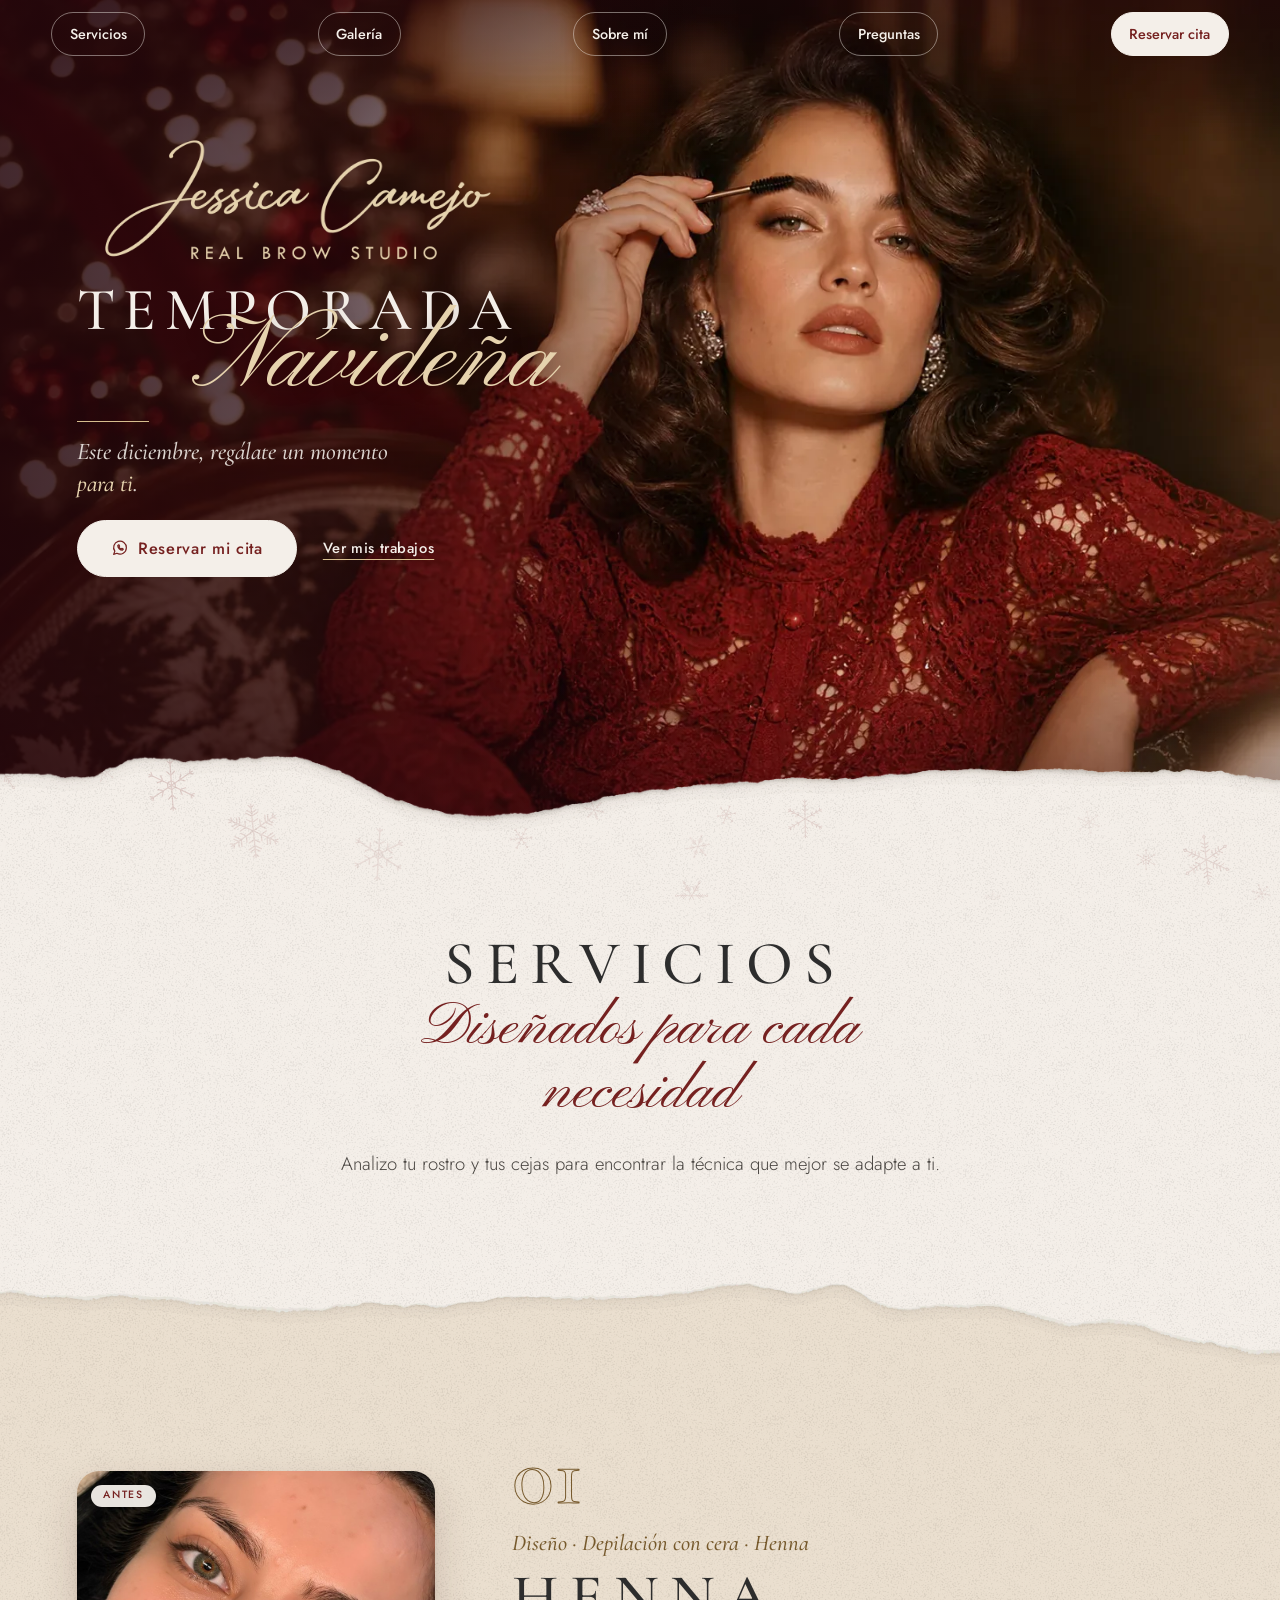
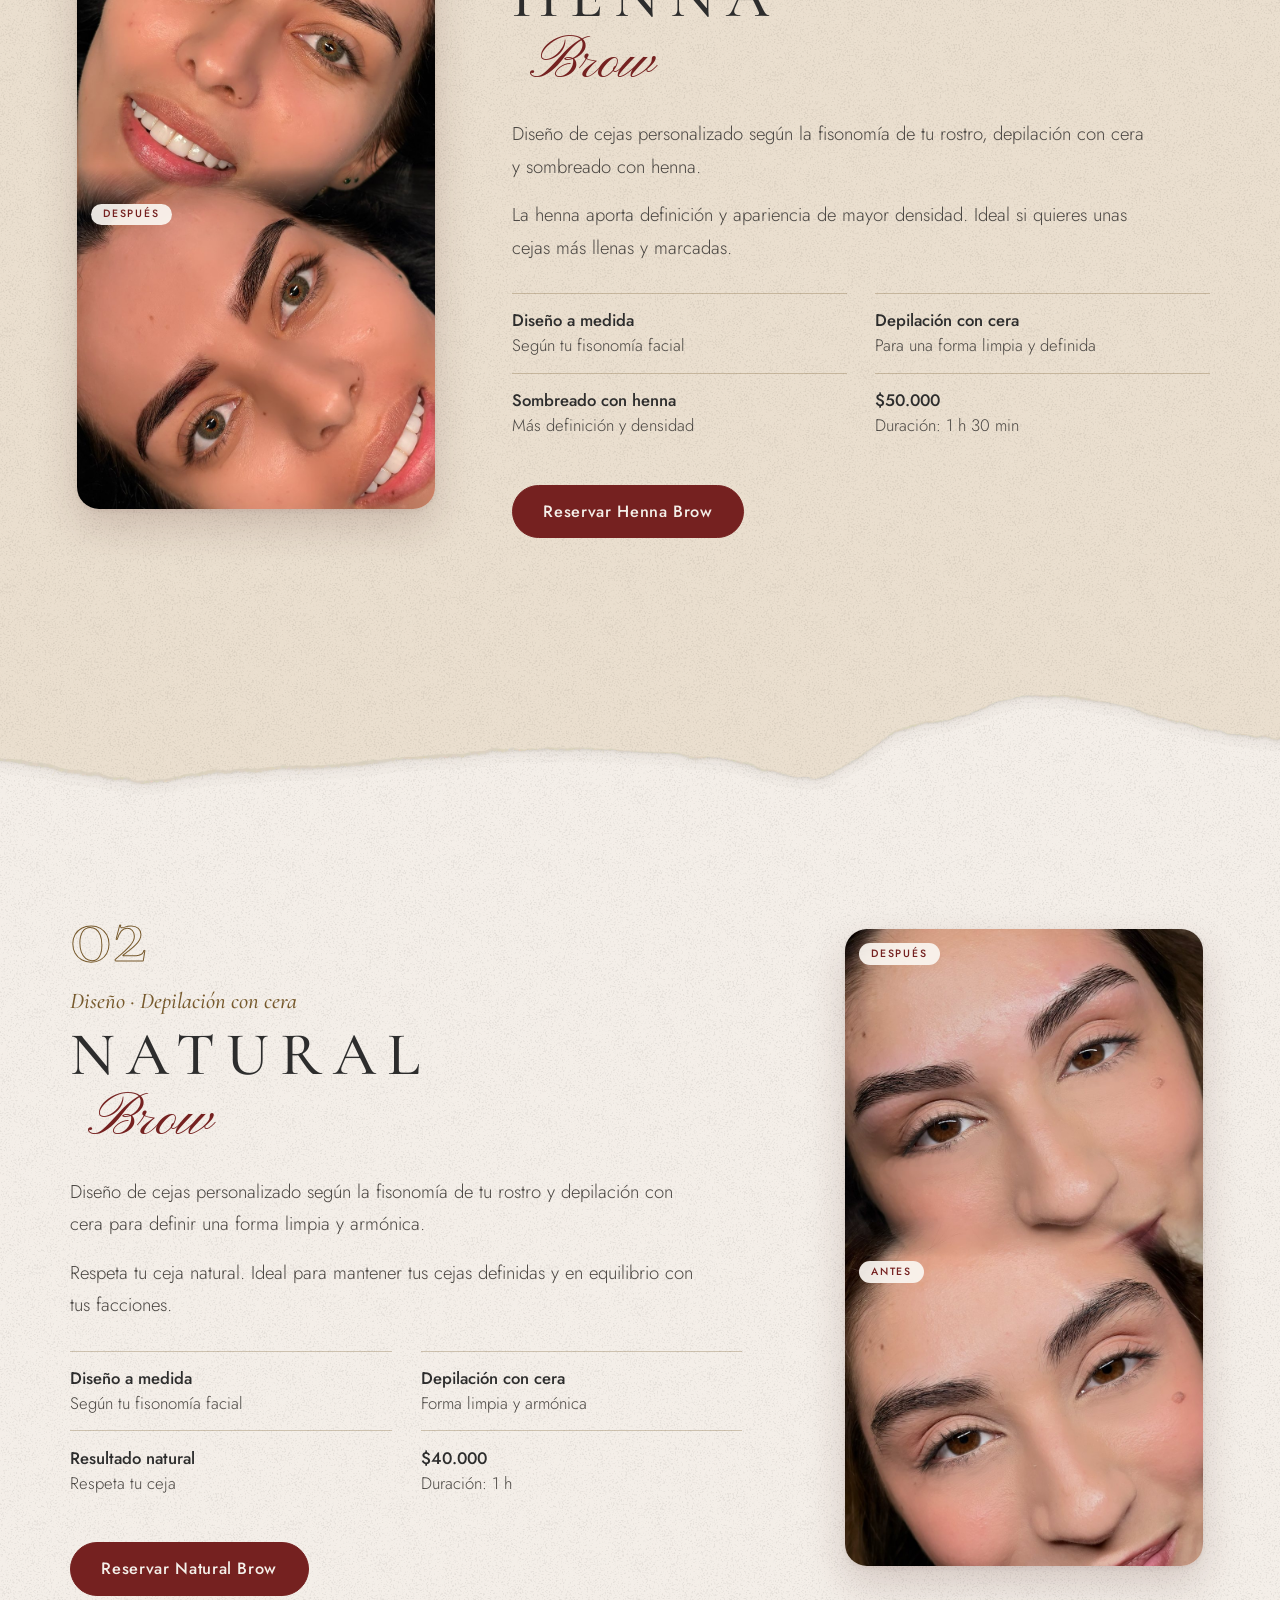
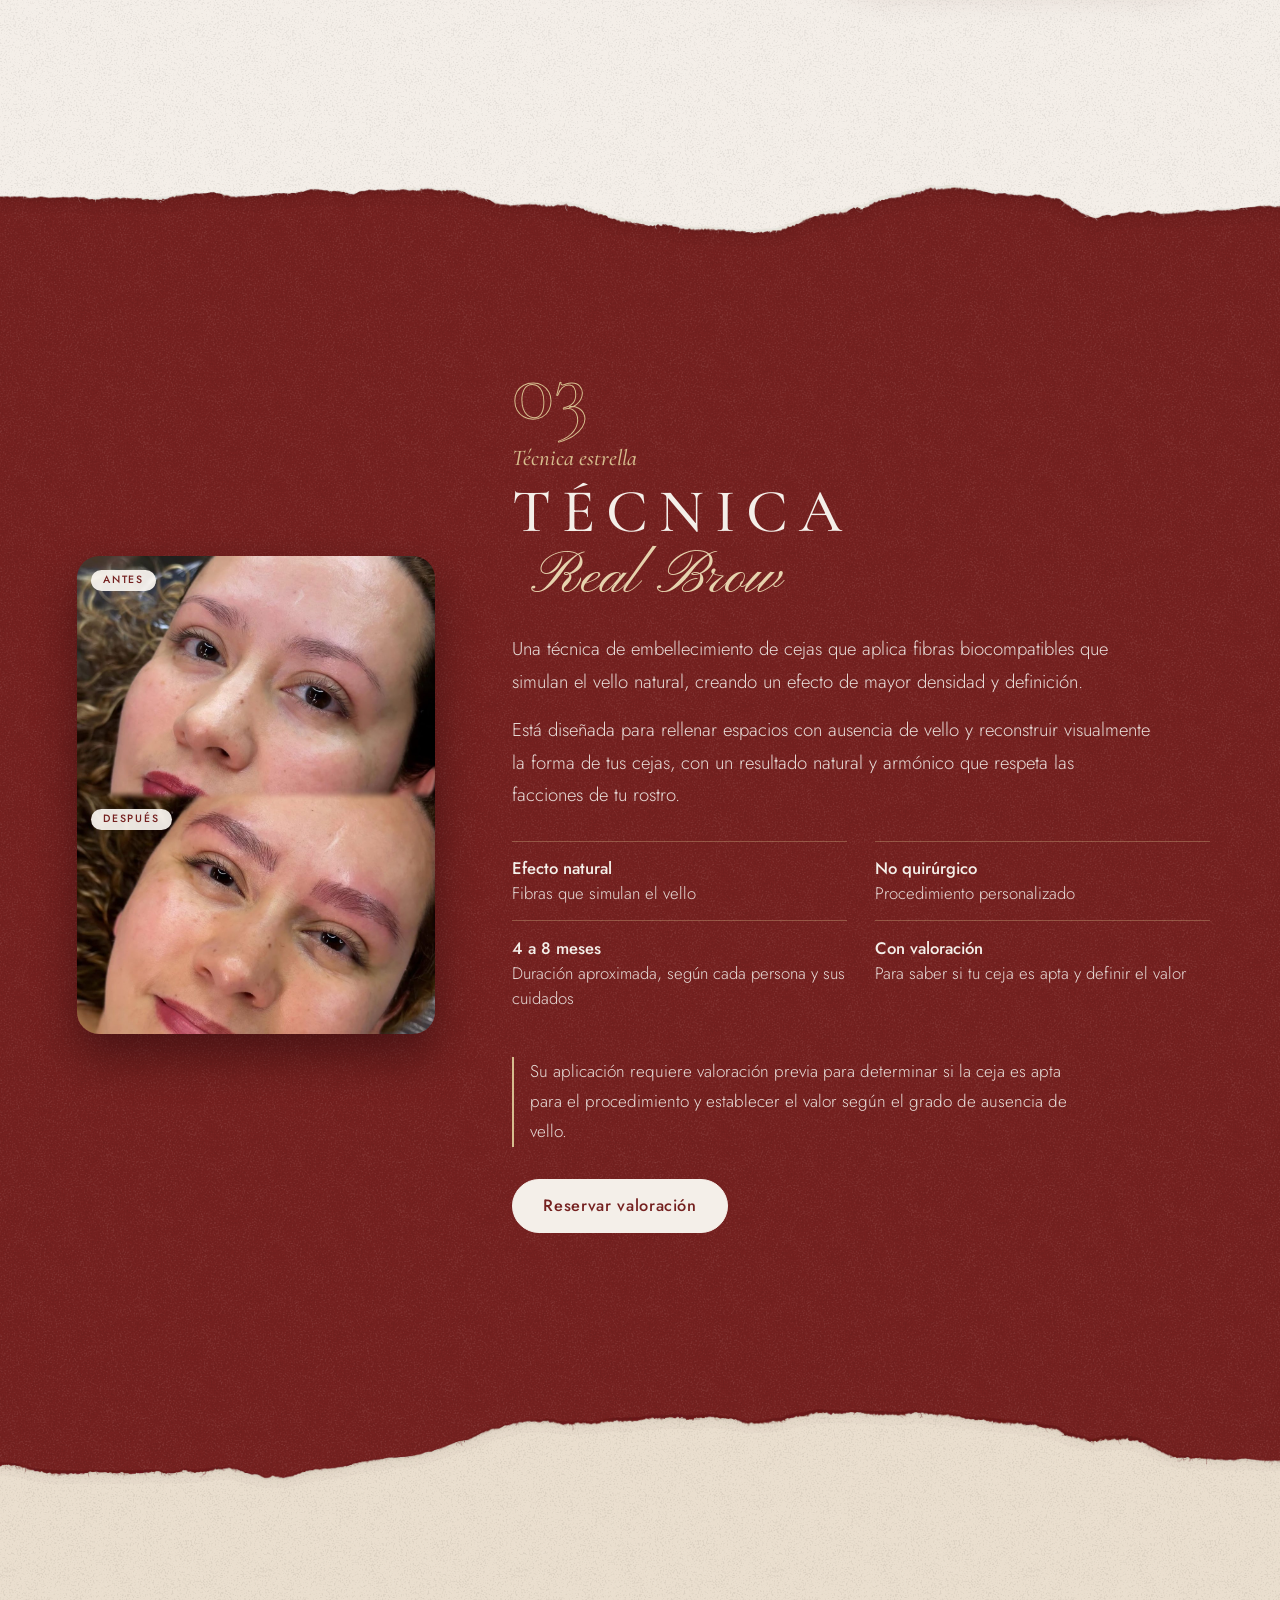
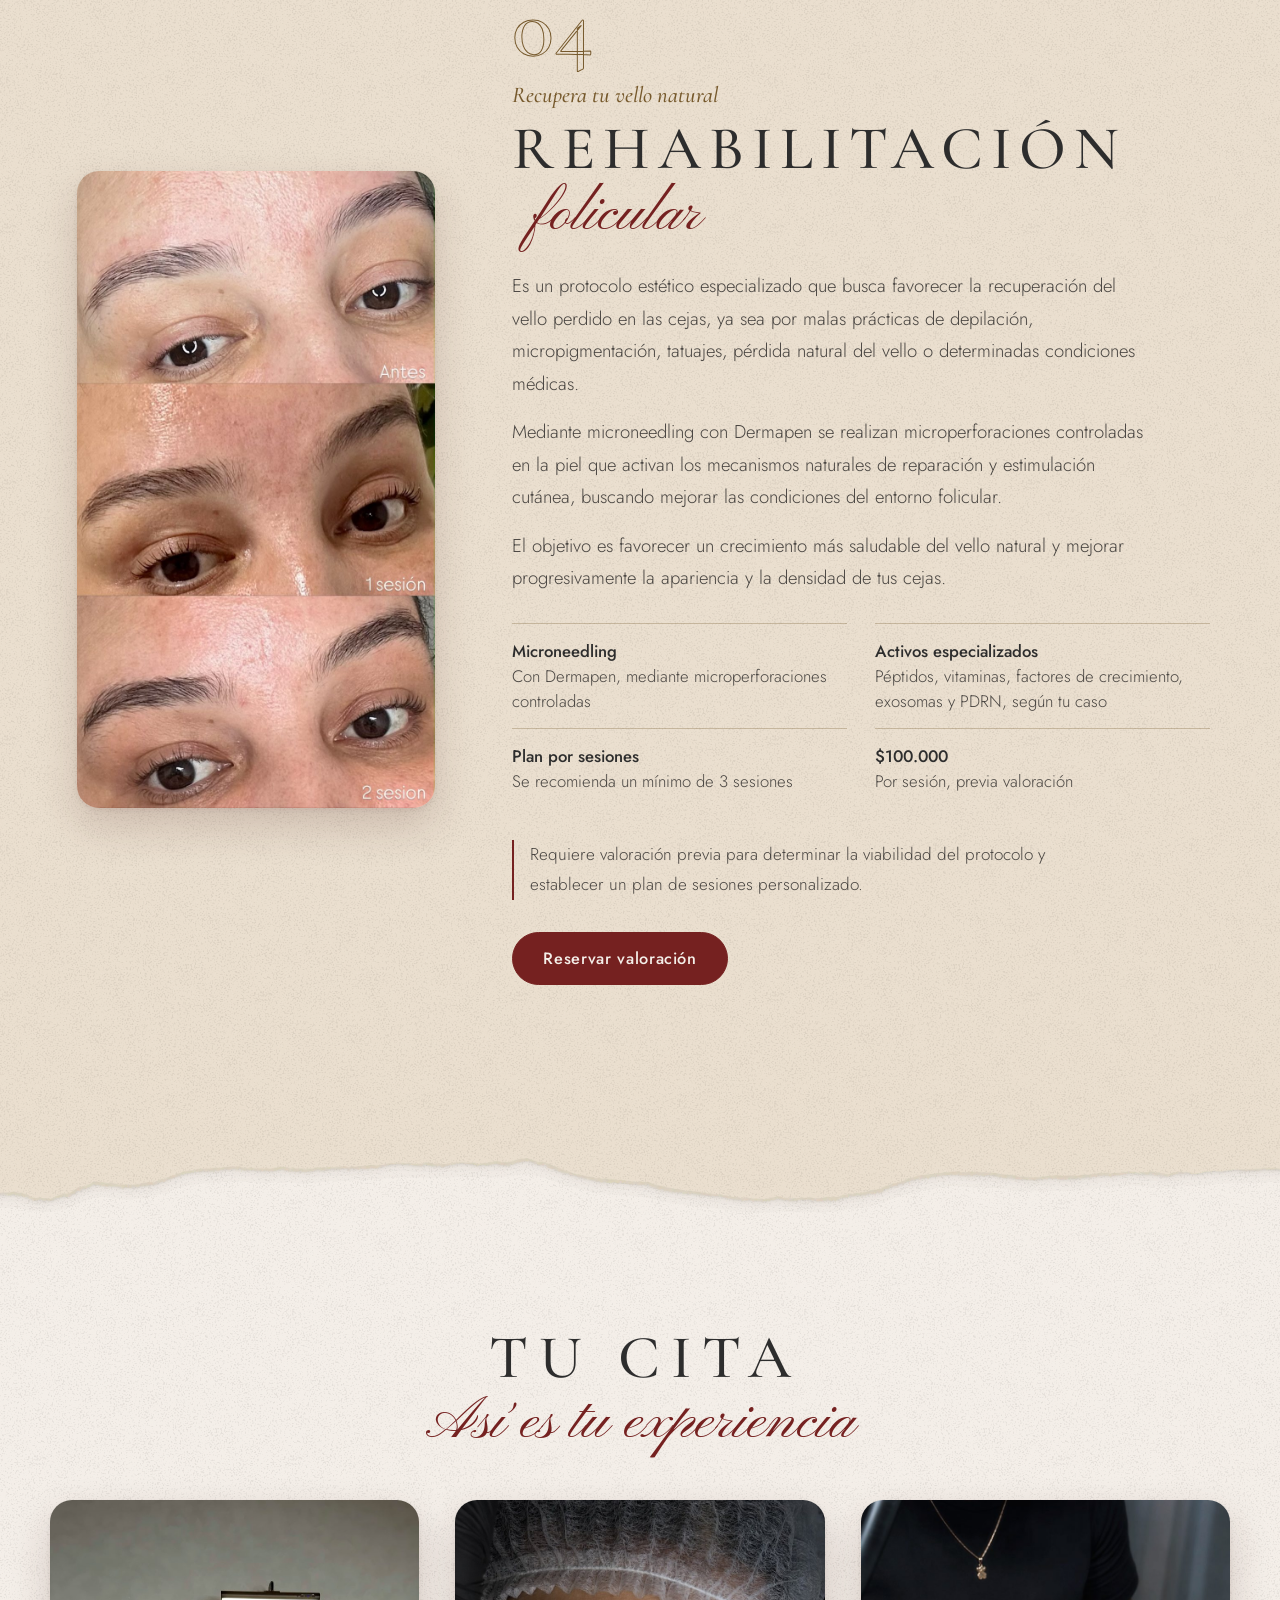
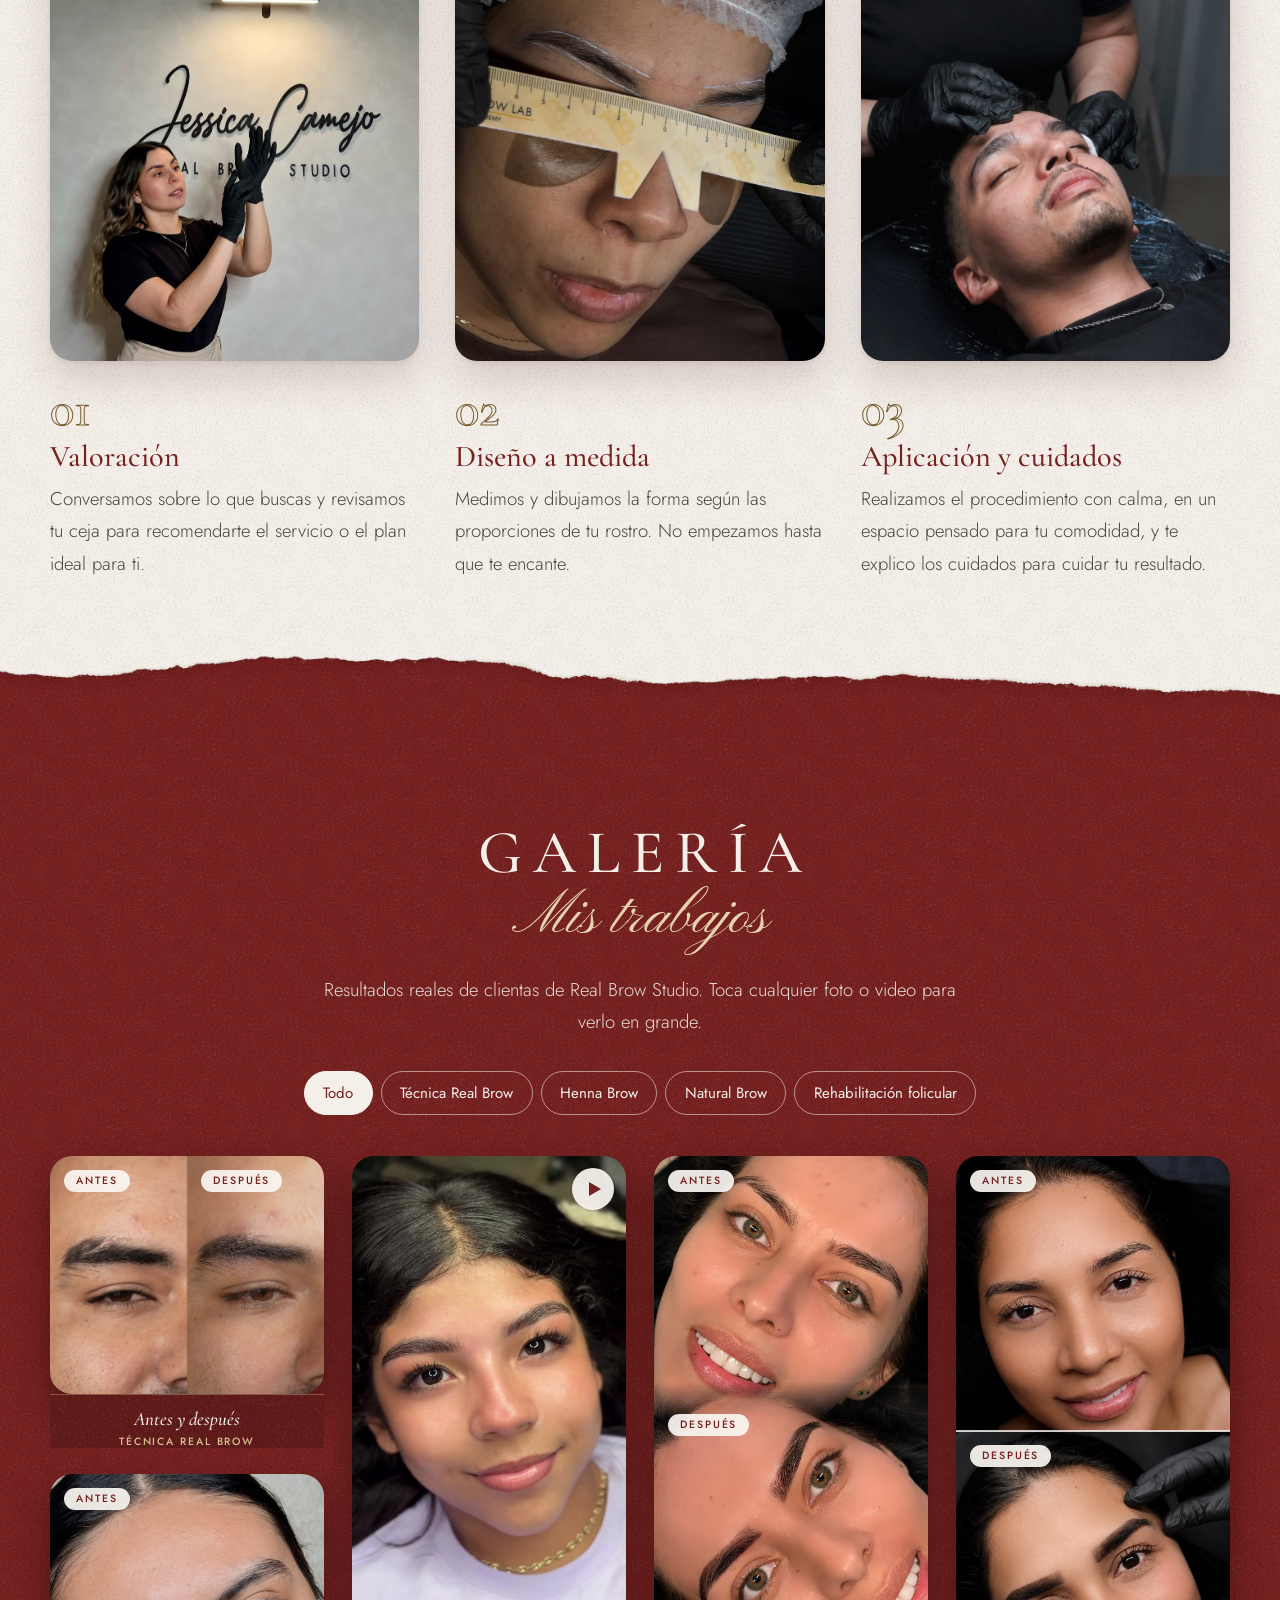
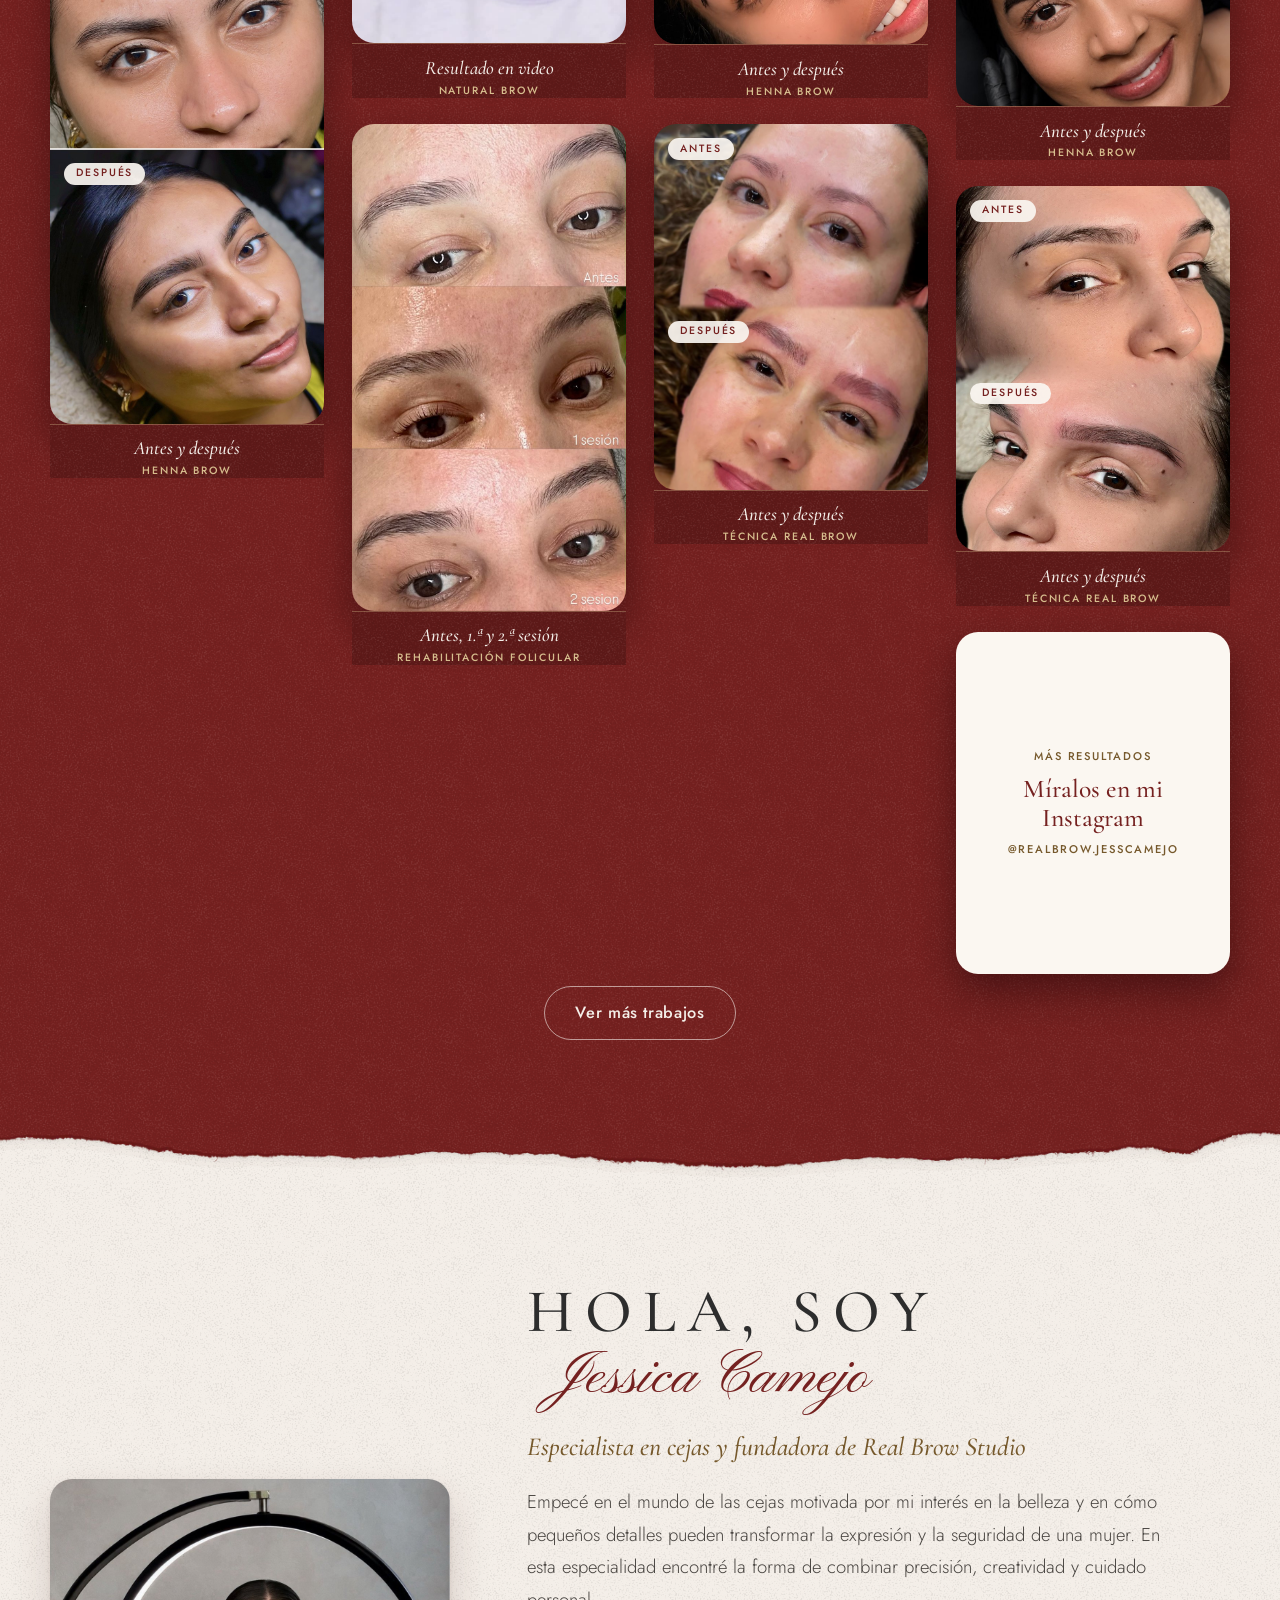
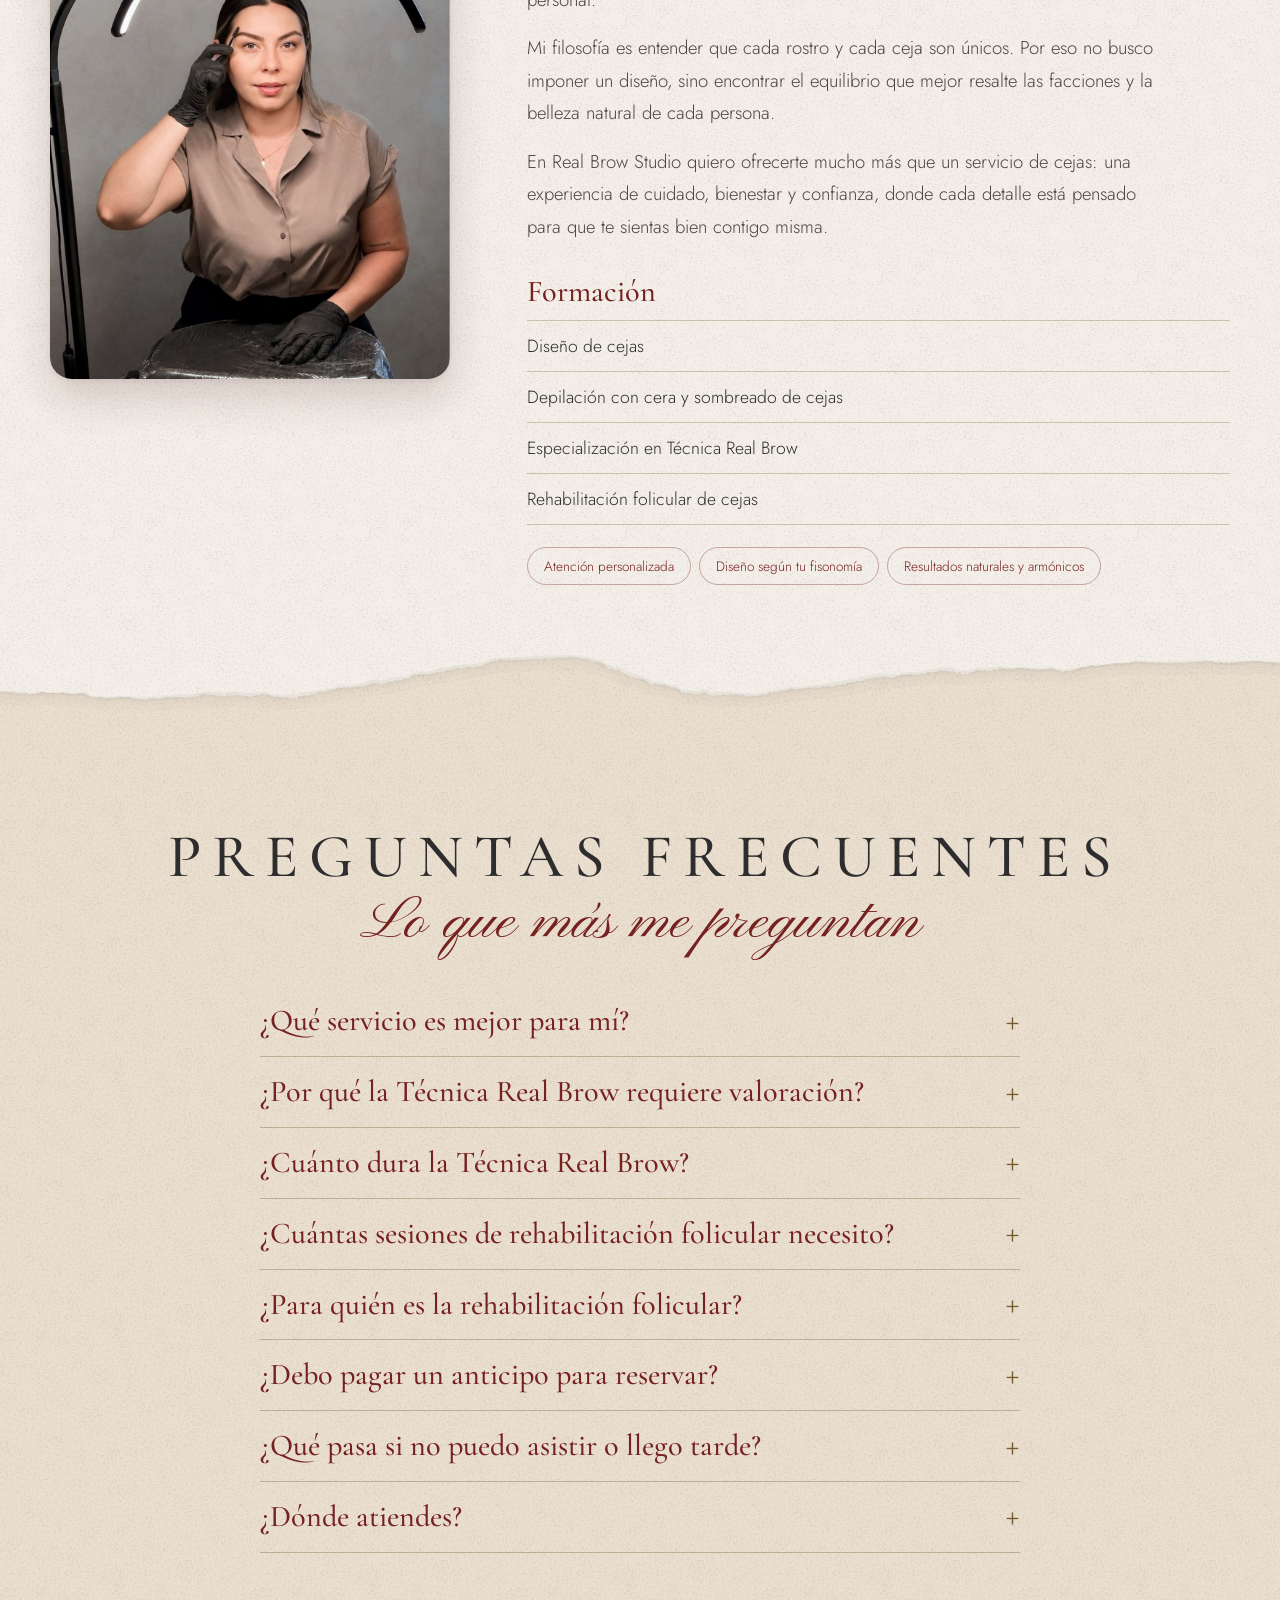
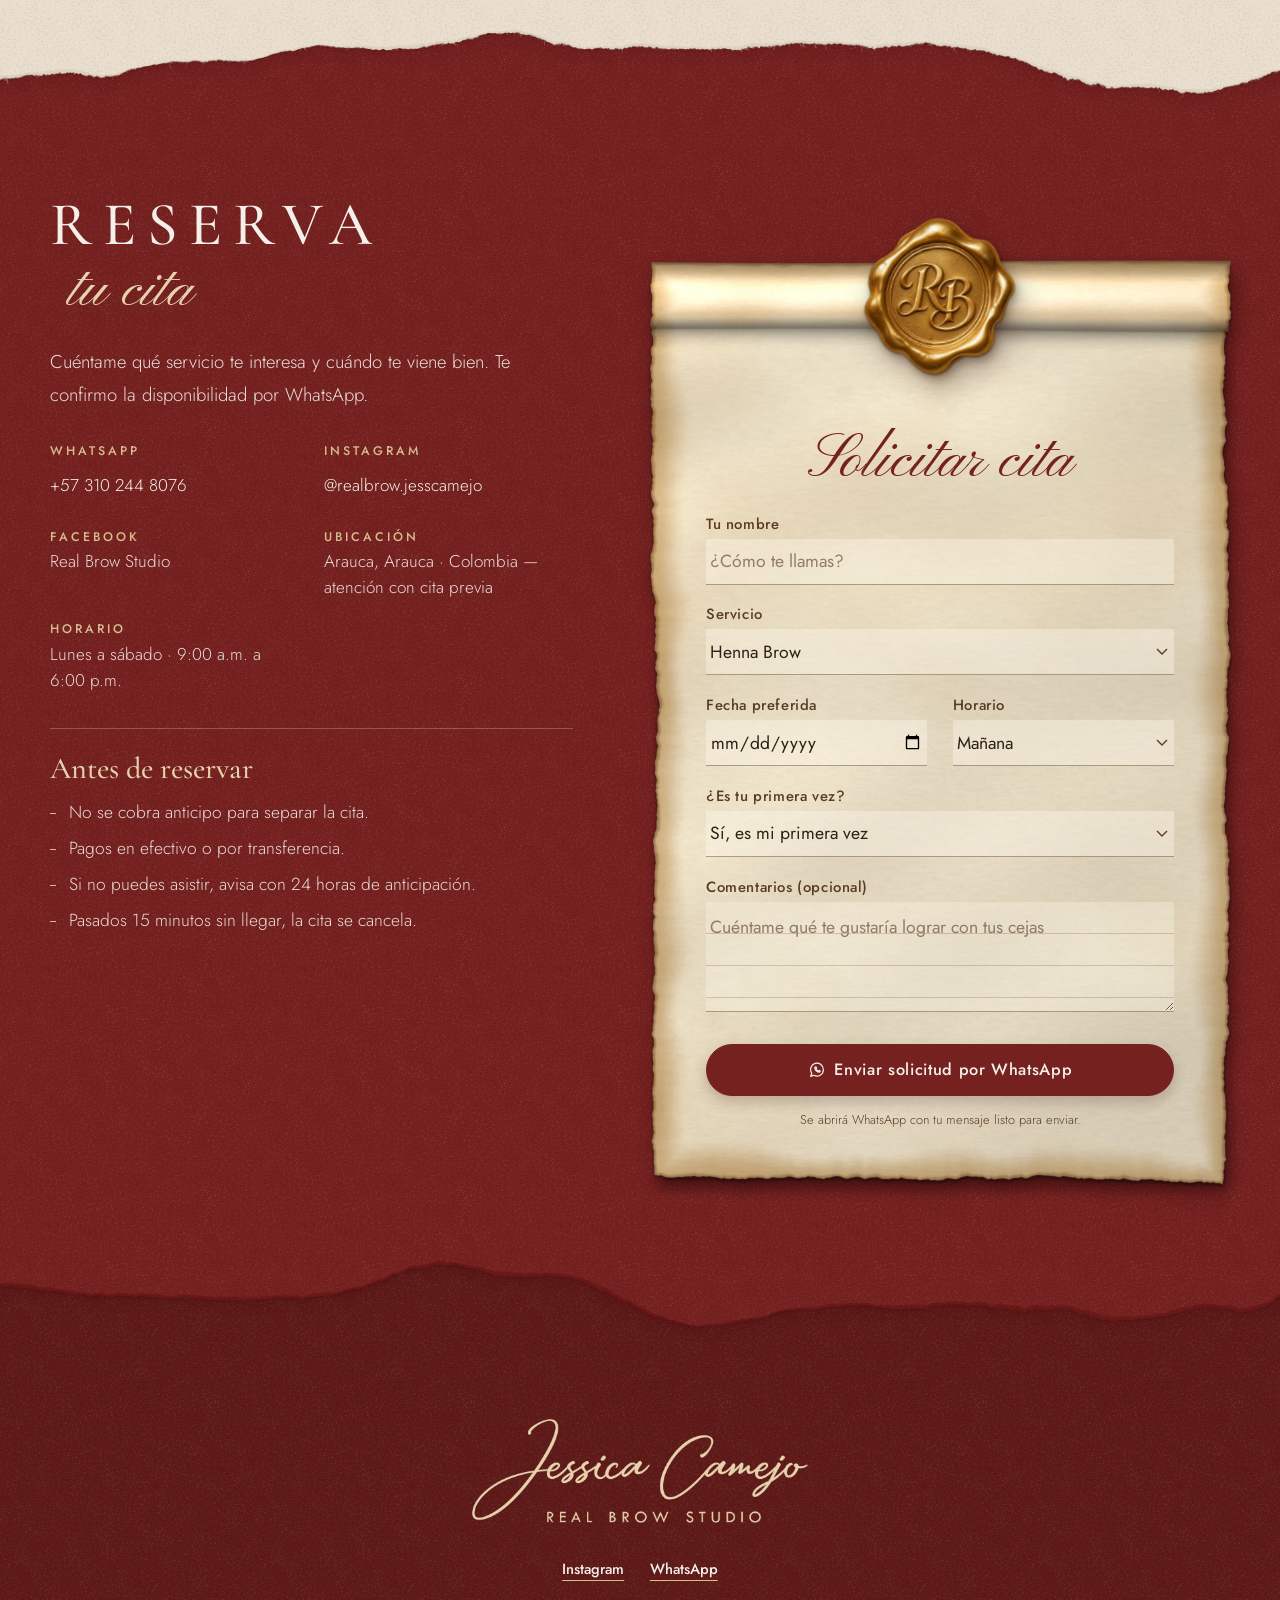
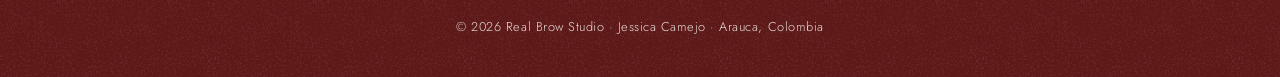
<file: navidad/index.html>
<!doctype html>
<html lang="es">
<head>
<meta charset="utf-8">
<meta name="viewport" content="width=device-width, initial-scale=1">
<title>Temporada Navideña · Real Brow Studio · Jessica Camejo</title>
<meta name="robots" content="noindex">
<meta name="description" content="Este diciembre, regálate un momento para ti. Henna Brow, Natural Brow, Técnica Real Brow y rehabilitación folicular en Arauca. Reserva tu cita por WhatsApp.">
<!-- Vista previa al compartir el enlace (WhatsApp, Instagram, Facebook) -->
<meta property="og:type" content="website">
<meta property="og:title" content="Temporada Navideña · Real Brow Studio">
<meta property="og:description" content="Este diciembre, regálate un momento para ti. Reserva tu cita por WhatsApp.">
<meta property="og:image" content="https://jesscamejo.github.io/landing-pageREALBROW/navidad/imagenes/compartir.jpg">
<meta property="og:url" content="https://jesscamejo.github.io/landing-pageREALBROW/navidad/">
<meta name="twitter:card" content="summary_large_image">
<meta name="theme-color" content="#752120">
<link rel="preconnect" href="https://fonts.googleapis.com">
<link rel="preconnect" href="https://fonts.gstatic.com" crossorigin>
<link href="https://fonts.googleapis.com/css2?family=Cormorant+Garamond:ital,wght@0,500;0,600;1,500&family=Jost:wght@300;400;500&family=Pinyon+Script&display=swap" rel="stylesheet">
<link rel="preload" as="image" href="imagenes/portada-1100.webp" media="(max-width: 899px)">
<link rel="preload" as="image" href="imagenes/portada-1536.webp" media="(min-width: 900px)">
<link rel="stylesheet" href="navidad.css">
</head>
<body>

<header class="cabecera transparente">
  <div class="contenedor">
    <a href="#inicio" class="logo-cab" aria-label="Jessica Camejo · Real Brow Studio, ir al inicio"></a>
    <button class="boton-menu" aria-label="Abrir menú" aria-expanded="false" aria-controls="menu"><span></span><span></span><span></span></button>
    <ul class="menu" id="menu">
      <li><a href="#servicios">Servicios</a></li>
      <li><a href="#galeria">Galería</a></li>
      <li><a href="#sobre-mi">Sobre mí</a></li>
      <li><a href="#preguntas">Preguntas</a></li>
      <li><a href="#reservar" class="destacado">Reservar cita</a></li>
    </ul>
  </div>
</header>

<main>
  <!-- PORTADA -->
  <section class="portada rompe papel-0" id="inicio">
    <div class="c-foto">
      <picture>
        <source media="(max-width: 899px)" srcset="imagenes/portada-1100.webp">
        <img src="imagenes/portada-1536.webp" alt="Modelo con vestido de encaje rojo junto a un árbol de Navidad, peinando su ceja con un cepillo" width="1536" height="1024" fetchpriority="high">
      </picture>
      <div class="c-velo" aria-hidden="true"></div>
    </div>
    <div class="c-texto">
      <span class="c-logo" role="img" aria-label="Jessica Camejo · Real Brow Studio"></span>
      <h1 class="c-titulo"><span class="c-mayus">Temporada</span><span class="c-guion">Navideña</span></h1>
      <span class="c-regla" aria-hidden="true"></span>
      <p class="c-mensaje">Este diciembre, regálate un momento <em>para ti</em>.</p>
      <div class="c-acciones">
        <a href="#reservar" class="btn btn-claro"><svg class="wa" viewBox="0 0 24 24" fill="none" stroke="currentColor" stroke-width="1.6" stroke-linecap="round" stroke-linejoin="round" aria-hidden="true"><path d="M20.5 11.6a8.5 8.5 0 0 1-12.6 7.4L3.5 20.5l1.6-4.2A8.5 8.5 0 1 1 20.5 11.6z"/><path d="M9 8.6c0 3.3 2.9 6.3 6.3 6.3l1.1-1.4-2-1-1 .9c-1.2-.5-2.3-1.5-2.8-2.8l.9-1-1-2z"/></svg>Reservar mi cita</a>
        <a href="#galeria" class="c-enlace">Ver mis trabajos</a>
      </div>
    </div>
  </section>

  <!-- SERVICIOS -->
  <section class="marfil seccion servicios recibe rompe papel-5" id="servicios" data-copos="claro">
    <div class="alma papel-0" aria-hidden="true"></div>
    <div class="contenedor">
      <div class="intro centrada">
        <h2 class="titular centrado" aria-label="Servicios. Diseñados para cada necesidad"><span class="mayus">Servicios</span><span class="guion">Diseñados para cada necesidad</span></h2>
        <p>Analizo tu rostro y tus cejas para encontrar la técnica que mejor se adapte a ti.</p>
      </div>
    </div>
  </section>

  <!-- 01 · HENNA BROW -->
  <section class="crema seccion servicio foto-izq recibe rompe papel-6" id="henna-brow" data-copos="claro">
    <div class="alma papel-5" aria-hidden="true"></div>
    <div class="dos">
      <figure><span class="marco"><img src="../imagenes/diseno-pigmentacion-5.jpg" alt="Antes y después de Henna Brow" width="899" height="1600" loading="lazy"><span class="marca-ad">Antes</span><span class="marca-ad abajo">Después</span></span></figure>
      <div class="texto">
        <span class="num" aria-hidden="true">01</span>
        <span class="etiqueta">Diseño · Depilación con cera · Henna</span>
        <h2 class="titular" aria-label="Henna Brow"><span class="mayus">Henna</span><span class="guion">Brow</span></h2>
        <p>Diseño de cejas personalizado según la fisonomía de tu rostro, depilación con cera y sombreado con henna.</p>
        <p>La henna aporta definición y apariencia de mayor densidad. Ideal si quieres unas cejas más llenas y marcadas.</p>
        <ul class="claves">
          <li><strong>Diseño a medida</strong>Según tu fisonomía facial</li>
          <li><strong>Depilación con cera</strong>Para una forma limpia y definida</li>
          <li><strong>Sombreado con henna</strong>Más definición y densidad</li>
          <li><strong>$50.000</strong>Duración: 1 h 30 min</li>
        </ul>
        <button class="btn btn-rojo reservar-servicio" data-servicio="Henna Brow">Reservar Henna Brow</button>
      </div>
    </div>
  </section>

  <!-- 02 · NATURAL BROW -->
  <section class="marfil seccion servicio foto-der recibe rompe papel-1" id="natural-brow" data-copos="claro">
    <div class="alma papel-6" aria-hidden="true"></div>
    <div class="dos">
      <div class="texto">
        <span class="num" aria-hidden="true">02</span>
        <span class="etiqueta">Diseño · Depilación con cera</span>
        <h2 class="titular" aria-label="Natural Brow"><span class="mayus">Natural</span><span class="guion">Brow</span></h2>
        <p>Diseño de cejas personalizado según la fisonomía de tu rostro y depilación con cera para definir una forma limpia y armónica.</p>
        <p>Respeta tu ceja natural. Ideal para mantener tus cejas definidas y en equilibrio con tus facciones.</p>
        <ul class="claves">
          <li><strong>Diseño a medida</strong>Según tu fisonomía facial</li>
          <li><strong>Depilación con cera</strong>Forma limpia y armónica</li>
          <li><strong>Resultado natural</strong>Respeta tu ceja</li>
          <li><strong>$40.000</strong>Duración: 1 h</li>
        </ul>
        <button class="btn btn-rojo reservar-servicio" data-servicio="Natural Brow">Reservar Natural Brow</button>
      </div>
      <figure><span class="marco"><img src="../imagenes/diseno-depilacion-1.jpg" alt="Antes y después de Natural Brow" width="900" height="1599" loading="lazy"><span class="marca-ad">Después</span><span class="marca-ad abajo">Antes</span></span></figure>
    </div>
  </section>

  <!-- 03 · TÉCNICA REAL BROW -->
  <section class="rojo seccion servicio foto-izq recibe rompe papel-2" id="tecnica-real-brow" data-copos="rojo">
    <div class="alma papel-1" aria-hidden="true"></div>
    <div class="dos">
      <figure><span class="marco"><img src="../imagenes/real-brow-antes-despues-1.jpg" alt="Antes y después de la Técnica Real Brow" width="1125" height="1500" loading="lazy"><span class="marca-ad">Antes</span><span class="marca-ad abajo">Después</span></span></figure>
      <div class="texto">
        <span class="num" aria-hidden="true">03</span>
        <span class="etiqueta">Técnica estrella</span>
        <h2 class="titular" aria-label="Técnica Real Brow"><span class="mayus">Técnica</span><span class="guion">Real Brow</span></h2>
        <p>Una técnica de embellecimiento de cejas que aplica fibras biocompatibles que simulan el vello natural, creando un efecto de mayor densidad y definición.</p>
        <p>Está diseñada para rellenar espacios con ausencia de vello y reconstruir visualmente la forma de tus cejas, con un resultado natural y armónico que respeta las facciones de tu rostro.</p>
        <ul class="claves">
          <li><strong>Efecto natural</strong>Fibras que simulan el vello</li>
          <li><strong>No quirúrgico</strong>Procedimiento personalizado</li>
          <li><strong>4 a 8 meses</strong>Duración aproximada, según cada persona y sus cuidados</li>
          <li><strong>Con valoración</strong>Para saber si tu ceja es apta y definir el valor</li>
        </ul>
        <p class="importante">Su aplicación requiere valoración previa para determinar si la ceja es apta para el procedimiento y establecer el valor según el grado de ausencia de vello.</p>
        <button class="btn btn-claro reservar-servicio" data-servicio="Técnica Real Brow">Reservar valoración</button>
      </div>
    </div>
  </section>

  <!-- 04 · REHABILITACIÓN FOLICULAR -->
  <section class="crema seccion servicio foto-izq recibe rompe papel-7" id="rehabilitacion-folicular" data-copos="claro">
    <div class="alma papel-2" aria-hidden="true"></div>
    <div class="dos">
      <figure><span class="marco"><img src="../imagenes/rehabilitacion-sesiones.jpg" alt="Evolución de cejas con rehabilitación folicular: antes, primera y segunda sesión" width="844" height="1500" loading="lazy"></span></figure>
      <div class="texto">
        <span class="num" aria-hidden="true">04</span>
        <span class="etiqueta">Recupera tu vello natural</span>
        <h2 class="titular" aria-label="Rehabilitación folicular de cejas"><span class="mayus largo">Rehabilitación</span><span class="guion">folicular</span></h2>
        <p>Es un protocolo estético especializado que busca favorecer la recuperación del vello perdido en las cejas, ya sea por malas prácticas de depilación, micropigmentación, tatuajes, pérdida natural del vello o determinadas condiciones médicas.</p>
        <p>Mediante microneedling con Dermapen se realizan microperforaciones controladas en la piel que activan los mecanismos naturales de reparación y estimulación cutánea, buscando mejorar las condiciones del entorno folicular.</p>
        <p>El objetivo es favorecer un crecimiento más saludable del vello natural y mejorar progresivamente la apariencia y la densidad de tus cejas.</p>
        <ul class="claves">
          <li><strong>Microneedling</strong>Con Dermapen, mediante microperforaciones controladas</li>
          <li><strong>Activos especializados</strong>Péptidos, vitaminas, factores de crecimiento, exosomas y PDRN, según tu caso</li>
          <li><strong>Plan por sesiones</strong>Se recomienda un mínimo de 3 sesiones</li>
          <li><strong>$100.000</strong>Por sesión, previa valoración</li>
        </ul>
        <p class="importante">Requiere valoración previa para determinar la viabilidad del protocolo y establecer un plan de sesiones personalizado.</p>
        <button class="btn btn-rojo reservar-servicio" data-servicio="Rehabilitación folicular de cejas">Reservar valoración</button>
      </div>
    </div>
  </section>

  <!-- TU CITA -->
  <section class="marfil seccion experiencia recibe rompe papel-3" id="proceso" data-copos="claro">
    <div class="alma papel-7" aria-hidden="true"></div>
    <div class="contenedor">
      <div class="intro centrada">
        <h2 class="titular centrado" aria-label="Tu cita. Así es tu experiencia"><span class="mayus">Tu cita</span><span class="guion">Así es tu experiencia</span></h2>
      </div>
      <div class="pasos">
        <div class="paso"><img src="../imagenes/jessica-guantes.jpg" alt="Jessica Camejo preparándose para atender" loading="lazy" style="object-position:50% 45%"><span class="num" aria-hidden="true">01</span><h3>Valoración</h3><p>Conversamos sobre lo que buscas y revisamos tu ceja para recomendarte el servicio o el plan ideal para ti.</p></div>
        <div class="paso"><img src="../imagenes/proceso-diseno-medidas.jpg" alt="Medición y diseño de cejas a medida con regla" loading="lazy" style="object-position:50% 38%"><span class="num" aria-hidden="true">02</span><h3>Diseño a medida</h3><p>Medimos y dibujamos la forma según las proporciones de tu rostro. No empezamos hasta que te encante.</p></div>
        <div class="paso"><img src="../imagenes/proceso-cuidados.jpg" alt="Jessica Camejo terminando el procedimiento de cejas" loading="lazy" style="object-position:50% 35%"><span class="num" aria-hidden="true">03</span><h3>Aplicación y cuidados</h3><p>Realizamos el procedimiento con calma, en un espacio pensado para tu comodidad, y te explico los cuidados para cuidar tu resultado.</p></div>
      </div>
    </div>
  </section>

  <!-- GALERÍA -->
  <section class="rojo seccion galeria recibe rompe papel-8" id="galeria" data-copos="rojo">
    <div class="alma papel-3" aria-hidden="true"></div>
    <div class="contenedor">
      <div class="intro centrada">
        <h2 class="titular centrado" aria-label="Galería. Mis trabajos"><span class="mayus">Galería</span><span class="guion">Mis trabajos</span></h2>
        <p>Resultados reales de clientas de Real Brow Studio. Toca cualquier foto o video para verlo en grande.</p>
      </div>
      <div class="filtros" role="group" aria-label="Filtrar galería"></div>
      <div class="rejilla" id="rejilla"></div>
      <div class="ver-mas"><button class="btn btn-borde" id="ver-mas" hidden>Ver más trabajos</button></div>
    </div>
  </section>

  <!-- SOBRE MÍ -->
  <section class="marfil seccion sobre recibe rompe papel-9" id="sobre-mi" data-copos="claro">
    <div class="alma papel-8" aria-hidden="true"></div>
    <div class="contenedor">
      <div class="retrato"><img src="../imagenes/jessica-camejo.jpg" alt="Jessica Camejo, especialista en cejas y fundadora de Real Brow Studio" loading="lazy"></div>
      <div>
        <h2 class="titular titulo-sobre" aria-label="Hola, soy Jessica Camejo"><span class="mayus">Hola, soy</span><span class="guion">Jessica Camejo</span></h2>
        <p class="cargo">Especialista en cejas y fundadora de Real Brow Studio</p>
        <p>Empecé en el mundo de las cejas motivada por mi interés en la belleza y en cómo pequeños detalles pueden transformar la expresión y la seguridad de una mujer. En esta especialidad encontré la forma de combinar precisión, creatividad y cuidado personal.</p>
        <p>Mi filosofía es entender que cada rostro y cada ceja son únicos. Por eso no busco imponer un diseño, sino encontrar el equilibrio que mejor resalte las facciones y la belleza natural de cada persona.</p>
        <p>En Real Brow Studio quiero ofrecerte mucho más que un servicio de cejas: una experiencia de cuidado, bienestar y confianza, donde cada detalle está pensado para que te sientas bien contigo misma.</p>
        <h3>Formación</h3>
        <ul class="formacion">
          <li>Diseño de cejas</li>
          <li>Depilación con cera y sombreado de cejas</li>
          <li>Especialización en Técnica Real Brow</li>
          <li>Rehabilitación folicular de cejas</li>
        </ul>
        <ul class="valores">
          <li>Atención personalizada</li>
          <li>Diseño según tu fisonomía</li>
          <li>Resultados naturales y armónicos</li>
        </ul>
      </div>
    </div>
  </section>

  <!-- PREGUNTAS FRECUENTES -->
  <section class="crema seccion faq recibe rompe papel-4" id="preguntas" data-copos="claro">
    <div class="alma papel-9" aria-hidden="true"></div>
    <div class="contenedor">
      <div class="intro centrada">
        <h2 class="titular centrado titulo-una" aria-label="Preguntas frecuentes. Lo que más me preguntan"><span class="mayus">Preguntas frecuentes</span><span class="guion">Lo que más me preguntan</span></h2>
      </div>
      <div class="preguntas">
        <details>
          <summary>¿Qué servicio es mejor para mí?</summary>
          <p>Depende de cómo esté tu ceja hoy y del resultado que buscas. Si no estás segura, reserva una valoración y te recomiendo el servicio o el plan que más te conviene.</p>
        </details>
        <details>
          <summary>¿Por qué la Técnica Real Brow requiere valoración?</summary>
          <p>Porque primero revisamos si tu ceja es apta para el procedimiento, y el valor se determina según el grado de ausencia de vello y las necesidades de cada ceja.</p>
        </details>
        <details>
          <summary>¿Cuánto dura la Técnica Real Brow?</summary>
          <p>Es un procedimiento temporal, con una duración aproximada de 4 a 8 meses. Depende de las características de cada persona y de sus cuidados posteriores.</p>
        </details>
        <details>
          <summary>¿Cuántas sesiones de rehabilitación folicular necesito?</summary>
          <p>Se recomienda un mínimo de 3 sesiones. En la valoración determinamos la viabilidad del protocolo y armamos tu plan de sesiones personalizado.</p>
        </details>
        <details>
          <summary>¿Para quién es la rehabilitación folicular?</summary>
          <p>Para cejas que perdieron vello por malas prácticas de depilación, micropigmentación, tatuajes, pérdida natural del vello o determinadas condiciones médicas. En la valoración revisamos si el protocolo es viable para ti.</p>
        </details>
        <details>
          <summary>¿Debo pagar un anticipo para reservar?</summary>
          <p>No. No cobro anticipo para separar tu cita. El pago se hace en efectivo o por transferencia.</p>
        </details>
        <details>
          <summary>¿Qué pasa si no puedo asistir o llego tarde?</summary>
          <p>Si no puedes asistir, avísame con al menos 24 horas de anticipación. Si pasan 15 minutos de la hora de tu cita y no has llegado, la cita se cancela.</p>
        </details>
        <details>
          <summary>¿Dónde atiendes?</summary>
          <p>Atiendo con cita previa en Arauca, Arauca, de lunes a sábado de 9:00 a.m. a 6:00 p.m. Escríbeme por WhatsApp para coordinar tu visita.</p>
        </details>
      </div>
    </div>
  </section>

  <!-- RESERVAS -->
  <section class="rojo seccion reserva recibe rompe papel-10" id="reservar" data-copos="rojo">
    <div class="alma papel-4" aria-hidden="true"></div>
    <div class="contenedor rejilla-reserva">
      <div class="col-info">
        <div class="intro">
          <h2 class="titular centrado" aria-label="Reserva tu cita"><span class="mayus">Reserva</span><span class="guion">tu cita</span></h2>
          <p>Cuéntame qué servicio te interesa y cuándo te viene bien. Te confirmo la disponibilidad por WhatsApp.</p>
        </div>
        <div class="lado">
          <ul class="info" id="info-contacto"></ul>
          <div class="politicas">
            <h3>Antes de reservar</h3>
            <ul>
              <li>No se cobra anticipo para separar la cita.</li>
              <li>Pagos en efectivo o por transferencia.</li>
              <li>Si no puedes asistir, avisa con 24 horas de anticipación.</li>
              <li>Pasados 15 minutos sin llegar, la cita se cancela.</li>
            </ul>
          </div>
        </div>
      </div>
      <article class="carta">
        <img class="sello" src="imagenes/sello-rb.webp" alt="" width="440" height="423" loading="lazy">
        <div class="contenido">
          <form id="formulario" novalidate>
            <h3>Solicitar cita</h3>
            <div class="campos">
              <div class="completo"><label for="nombre">Tu nombre</label><input id="nombre" name="nombre" autocomplete="name" required placeholder="¿Cómo te llamas?"></div>
              <div class="completo"><label for="servicio">Servicio</label><select id="servicio" name="servicio" required></select></div>
              <div><label for="fecha">Fecha preferida</label><input id="fecha" name="fecha" type="date"></div>
              <div><label for="horario">Horario</label><select id="horario" name="horario"><option>Mañana</option><option>Mediodía</option><option>Tarde</option><option>Cualquier horario</option></select></div>
              <div class="completo"><label for="tipo">¿Es tu primera vez?</label><select id="tipo" name="tipo"><option>Sí, es mi primera vez</option><option>Ya soy clienta</option><option>Vengo a continuar mi tratamiento</option></select></div>
              <div class="completo"><label for="mensaje">Comentarios (opcional)</label><textarea id="mensaje" name="mensaje" placeholder="Cuéntame qué te gustaría lograr con tus cejas"></textarea></div>
            </div>
            <div class="aviso" id="aviso" hidden></div>
            <button type="submit" class="btn btn-rojo enviar"><svg class="wa" viewBox="0 0 24 24" fill="none" stroke="currentColor" stroke-width="1.6" stroke-linecap="round" stroke-linejoin="round" aria-hidden="true"><path d="M20.5 11.6a8.5 8.5 0 0 1-12.6 7.4L3.5 20.5l1.6-4.2A8.5 8.5 0 1 1 20.5 11.6z"/><path d="M9 8.6c0 3.3 2.9 6.3 6.3 6.3l1.1-1.4-2-1-1 .9c-1.2-.5-2.3-1.5-2.8-2.8l.9-1-1-2z"/></svg>Enviar solicitud por WhatsApp</button>
            <p class="nota">Se abrirá WhatsApp con tu mensaje listo para enviar.</p>
          </form>
        </div>
      </article>
    </div>
  </section>
</main>

<footer class="pie recibe" id="pie">
  <div class="alma papel-10" aria-hidden="true"></div>
  <div class="contenedor">
    <a href="#inicio" class="logo-pie" aria-label="Jessica Camejo · Real Brow Studio, ir al inicio"></a>
    <nav aria-label="Redes sociales">
      <a href="https://instagram.com/realbrow.jesscamejo" target="_blank" rel="noopener">Instagram</a>
      <a href="https://wa.me/573102448076" target="_blank" rel="noopener">WhatsApp</a>
    </nav>
    <small>© <span id="anio">2026</span> Real Brow Studio · Jessica Camejo · Arauca, Colombia</small>
  </div>
</footer>

<a href="#reservar" class="flotante oculto" aria-label="Reservar cita">
  <svg viewBox="0 0 24 24" fill="none" stroke="currentColor" stroke-width="1.8" stroke-linecap="round" stroke-linejoin="round" aria-hidden="true"><rect x="3" y="5" width="18" height="16" rx="2"/><path d="M16 3v4M8 3v4M3 10h18"/></svg>
  Reservar
</a>

<div class="visor" id="visor" role="dialog" aria-modal="true" aria-label="Vista ampliada">
  <button class="visor-cerrar" aria-label="Cerrar">×</button>
  <div class="visor-contenido" id="visor-contenido"></div>
</div>

<script src="navidad.js"></script>
</body>
</html>
</file>
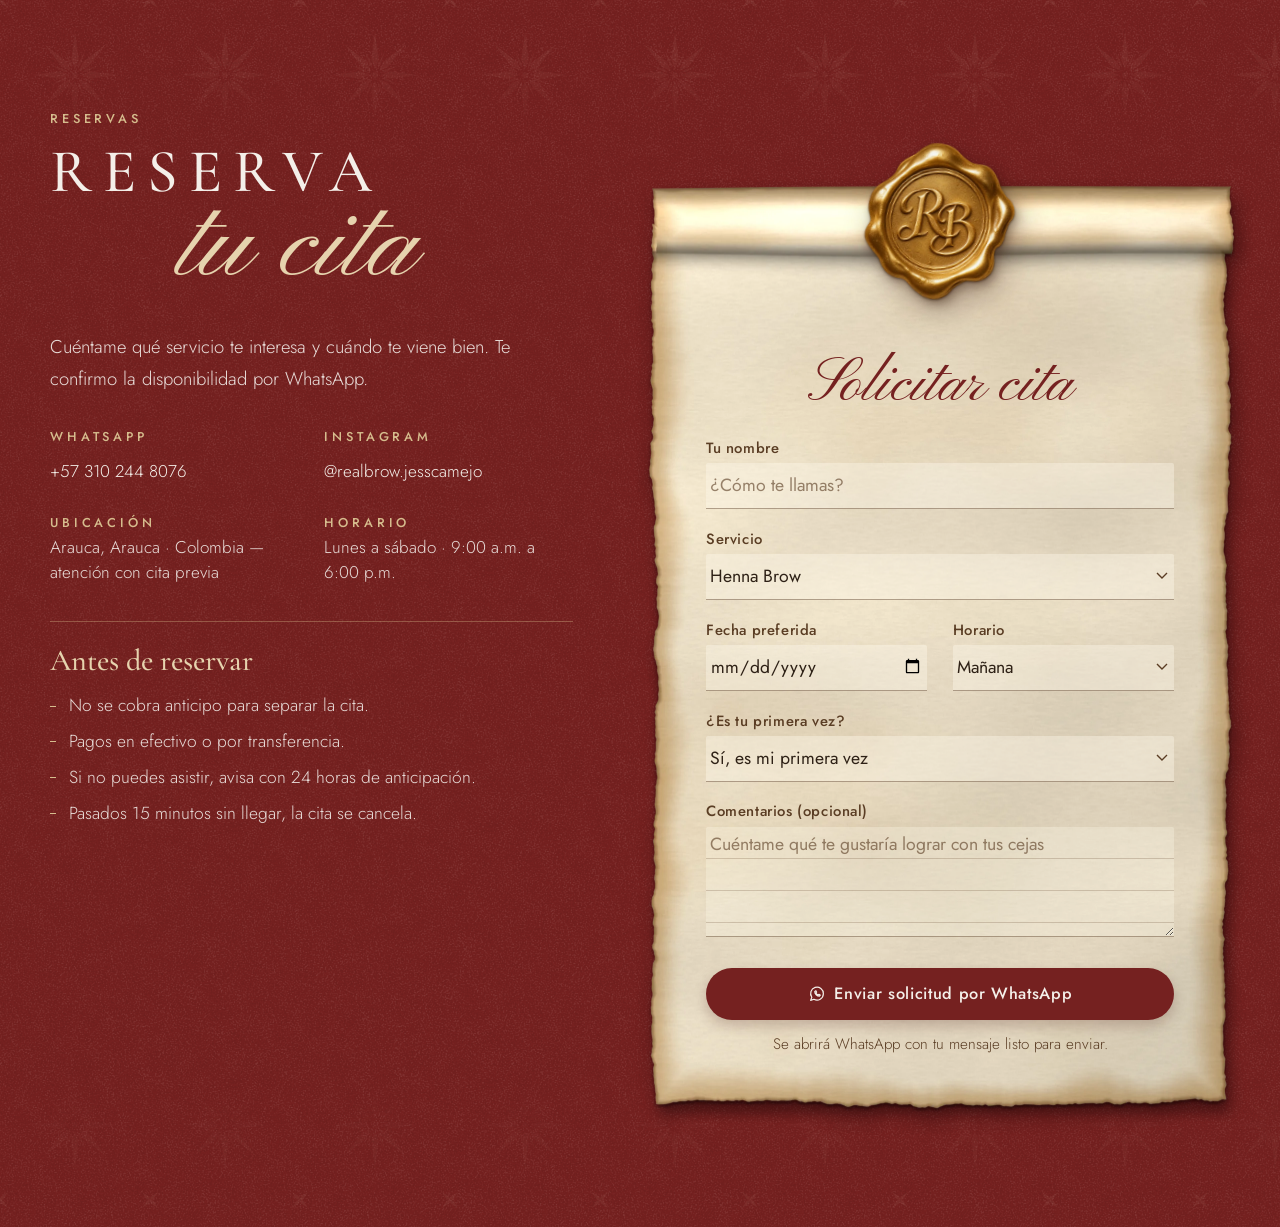
<file: .claude/real-brow/respaldo-navidad-2026/vistas/carta/v2.html>
<!doctype html>
<html lang="es">
<head>
<meta charset="utf-8">
<meta name="viewport" content="width=device-width, initial-scale=1">
<title>Reserva en carta v2</title>
<link rel="preconnect" href="https://fonts.googleapis.com">
<link rel="preconnect" href="https://fonts.gstatic.com" crossorigin>
<link href="https://fonts.googleapis.com/css2?family=Cormorant+Garamond:ital,wght@0,500;0,600;1,500&family=Jost:wght@300;400;500&family=Pinyon+Script&display=swap" rel="stylesheet">
<style>
/* VISTA PREVIA LOCAL v2 · Reservas: solo el formulario en la carta · sello RB entregado por la responsable */
:root{
  --rojo:#752120; --champan:#D6BD8E; --champan-claro:#E6D3AE; --texto-rojo:#E8DCD8; --marfil:#F4EFE9;
  --tinta:#2E2116; --sepia:#5A3D24; --linea:rgba(90,61,36,.45);
  --serif:'Cormorant Garamond', Georgia, serif; --guion:'Pinyon Script', cursive; --sans:'Jost', system-ui, sans-serif;
  --t-mayus: clamp(2.2rem, 1.5rem + 2.9vw, 3.9rem);
  --t-guion: clamp(4.2rem, 2.8rem + 5.6vw, 7.6rem);
  --t-h3:    clamp(1.5rem, 1.25rem + .8vw, 2rem);
  --t-p:     clamp(1.0625rem, 1rem + .2vw, 1.1875rem);
  --t-etq:   clamp(.75rem, .72rem + .1vw, .8125rem);
  --t-btn:   clamp(.95rem, .9rem + .15vw, 1.0625rem);
  --carta-w: min(340px, calc(100vw - 64px)); --rollo: 50px; --sello: 112px; --lado: 22px;
}
@media (min-width:900px){ :root{ --carta-w:580px; --rollo:68px; --sello:170px; --lado:56px } }
*{box-sizing:border-box;margin:0;padding:0}
body{font-family:var(--sans);font-weight:300;background:var(--rojo);-webkit-font-smoothing:antialiased}

.reserva{position:relative;background:var(--rojo) url(../tipografia/assets/grano.webp) 0 0/256px;padding:72px 0 80px;overflow:hidden;color:var(--marfil)}
.reserva::before{content:"";position:absolute;inset:0;background:url(../tipografia/assets/damasco.svg) 0 0/150px;opacity:.07;pointer-events:none;
  -webkit-mask:linear-gradient(180deg,#000 0,transparent 170px,transparent calc(100% - 140px),#000 100%);mask:linear-gradient(180deg,#000 0,transparent 170px,transparent calc(100% - 140px),#000 100%)}
.contenedor{position:relative;width:min(1180px,100% - 40px);margin-inline:auto}

/* ---------- Texto sobre el rojo (sistema tipográfico aprobado) ---------- */
.etiqueta{display:block;text-align:center;font:500 var(--t-etq)/1.4 var(--sans);letter-spacing:.3em;text-transform:uppercase;color:var(--champan)}
.titular{text-align:center;font-weight:inherit;line-height:1;margin:.9rem 0 1.4rem}
.titular .mayus{display:block;font:500 var(--t-mayus)/1 var(--serif);letter-spacing:.18em;margin-right:-.18em;text-transform:uppercase;color:var(--marfil)}
.titular .guion{display:block;font:400 var(--t-guion)/1.05 var(--guion);color:var(--champan-claro);margin:-.15em 0 0 .7em;white-space:nowrap}
.intro p{font-size:var(--t-p);line-height:1.75;color:var(--texto-rojo);text-align:center;max-width:44ch;margin-inline:auto}
.politicas{margin-top:2.2rem;padding-top:1.4rem;border-top:1px solid rgba(214,189,142,.35)}
.politicas h3{font:500 var(--t-h3)/1.15 var(--serif);color:var(--champan-claro);margin-bottom:.8rem}
.politicas ul{list-style:none;display:grid;gap:.5rem}
.politicas li{position:relative;padding-left:1.2rem;font-size:calc(var(--t-p) * .94);line-height:1.6;color:var(--texto-rojo)}
.politicas li::before{content:"";position:absolute;left:0;top:.78em;width:6px;height:1px;background:var(--champan)}
.info{list-style:none;display:grid;grid-template-columns:1fr 1fr;gap:1.3rem 1.6rem;margin-top:2rem}
.info li{font-size:calc(var(--t-p) * .92);line-height:1.5;color:var(--texto-rojo)}
.info span{display:block;font:500 var(--t-etq)/1.4 var(--sans);letter-spacing:.3em;text-transform:uppercase;color:var(--champan);margin-bottom:.2rem}
.info a{color:var(--marfil);text-decoration:none;display:inline-block;min-height:44px;line-height:44px}

/* ---------- La carta: solo el formulario ---------- */
.carta{position:relative;width:var(--carta-w);margin:calc(var(--sello) * .45 + 40px) auto 0;color:var(--tinta);align-self:center}
.carta::before{content:"";position:absolute;inset:-28px;background:url(assets/papel-v2-movil.webp) 0 0/100% 100% no-repeat;pointer-events:none}
@media (min-width:900px){ .carta::before{background-image:url(assets/papel-v2-escritorio.webp)} }
/* Sello entregado por la responsable, sin modificar: solo se coloca y se le da sombra física */
.sello{position:absolute;left:50%;top:calc(var(--rollo) * .5 - var(--sello) * .47);width:var(--sello);height:auto;translate:-50% 0;rotate:-5deg;z-index:3;pointer-events:none;
  filter:drop-shadow(0 1.5px 1px rgba(45,22,6,.55)) drop-shadow(2px 5px 4px rgba(45,18,6,.35)) drop-shadow(5px 12px 14px rgba(40,12,6,.3))}
.contenido{position:relative;z-index:2;padding:calc(var(--rollo) + var(--sello) * .5 + 14px) var(--lado) 52px}
.carta h3{font:400 clamp(2.6rem, 2.1rem + 2.2vw, 3.9rem)/1.15 var(--guion);color:var(--rojo);text-align:center;margin:-.2rem 0 1.1rem;letter-spacing:0}

.campos{display:grid;gap:1.15rem}
label{display:block;font:500 calc(var(--t-p) * .8)/1.3 var(--sans);letter-spacing:.04em;color:var(--sepia);margin-bottom:.3rem}
input,select,textarea{width:100%;min-height:46px;padding:.55rem .25rem;font:400 max(16px, calc(var(--t-p) * .95))/1.4 var(--sans);color:var(--tinta);
  background:rgba(255,250,236,.38);border:0;border-bottom:1px solid var(--linea);border-radius:2px 2px 0 0;-webkit-appearance:none;appearance:none}
select{padding-right:1.8rem;background:rgba(255,250,236,.38) url("data:image/svg+xml,%3Csvg xmlns='http://www.w3.org/2000/svg' width='12' height='8'%3E%3Cpath d='M1 1l5 5 5-5' fill='none' stroke='%235A3D24' stroke-width='1.4'/%3E%3C/svg%3E") right .4rem center/12px no-repeat}
input::placeholder,textarea::placeholder{color:rgba(90,61,36,.62)}
textarea{min-height:110px;resize:vertical;line-height:2rem;padding-top:.1rem;
  background:rgba(255,250,236,.3) repeating-linear-gradient(180deg,transparent 0 calc(2rem - 1px),rgba(90,61,36,.22) calc(2rem - 1px) 2rem)}
input:focus,select:focus,textarea:focus{outline:2px solid var(--rojo);outline-offset:2px;border-bottom-color:var(--rojo)}
.aviso{margin-top:1rem;padding:.7rem .9rem;border-left:2px solid var(--rojo);background:rgba(117,33,32,.07);color:var(--rojo);font-size:.95rem}
.btn{display:flex;width:100%;align-items:center;justify-content:center;gap:.55rem;min-height:52px;margin-top:1.6rem;padding:1rem 1.4rem;border-radius:999px;border:0;
  background:var(--rojo);color:var(--marfil);font:500 var(--t-btn)/1.2 var(--sans);letter-spacing:.04em;cursor:pointer;box-shadow:0 6px 14px rgba(60,10,10,.22)}
.btn svg{width:18px;height:18px;flex:none}
.nota{margin-top:.8rem;text-align:center;font-size:calc(var(--t-p) * .82);color:var(--sepia)}

/* Celular: carta más compacta (los campos conservan 16 px para que el iPhone no haga zoom) */
@media (max-width:899px){
  .campos{gap:.9rem}
  label{font-size:.8rem;margin-bottom:.2rem}
  input,select,textarea{min-height:44px;padding:.45rem .2rem}
  textarea{min-height:92px}
  .btn{font-size:.9rem;padding:.9rem 1rem;margin-top:1.3rem;min-height:48px}
  .nota{font-size:.8rem}
  .contenido{padding-bottom:40px}
}
/* Celular: título → carta → contacto y políticas */
@media (max-width:899px){
  .rejilla{display:flex;flex-direction:column}
  .rejilla > div:first-child{display:contents}
  .intro{order:1} .carta{order:2} .lado{order:3;margin-top:3.6rem}
}
@media (min-width:900px){
  .reserva{padding:110px 0 120px}
  .rejilla{display:grid;grid-template-columns:1fr var(--carta-w);gap:6vw;align-items:start}
  .intro .etiqueta,.titular,.intro p{text-align:left}
  .intro p{margin-inline:0}
  .titular .guion{margin-left:1.1em}
  .carta{margin-top:calc(var(--sello) * .45)}
  .campos{grid-template-columns:1fr 1fr;gap:1.3rem 1.6rem}
  .completo{grid-column:1/-1}
}
</style>
</head>
<body>
<section class="reserva" id="reservar">
  <div class="contenedor rejilla">
    <div>
      <div class="intro">
        <span class="etiqueta">Reservas</span>
        <h2 class="titular" aria-label="Reserva tu cita"><span class="mayus">Reserva</span><span class="guion">tu cita</span></h2>
        <p>Cuéntame qué servicio te interesa y cuándo te viene bien. Te confirmo la disponibilidad por WhatsApp.</p>
      </div>
      <div class="lado">
        <ul class="info">
          <li><span>WhatsApp</span><a href="https://wa.me/573102448076" target="_blank" rel="noopener">+57 310 244 8076</a></li>
          <li><span>Instagram</span><a href="https://instagram.com/realbrow.jesscamejo" target="_blank" rel="noopener">@realbrow.jesscamejo</a></li>
          <li><span>Ubicación</span>Arauca, Arauca · Colombia — atención con cita previa</li>
          <li><span>Horario</span>Lunes a sábado · 9:00 a.m. a 6:00 p.m.</li>
        </ul>
        <div class="politicas">
          <h3>Antes de reservar</h3>
          <ul>
            <li>No se cobra anticipo para separar la cita.</li>
            <li>Pagos en efectivo o por transferencia.</li>
            <li>Si no puedes asistir, avisa con 24 horas de anticipación.</li>
            <li>Pasados 15 minutos sin llegar, la cita se cancela.</li>
          </ul>
        </div>
      </div>
    </div>

    <article class="carta">
      <img class="sello" src="assets/sello-rb-jessica.webp" alt="" width="440" height="423">
      <div class="contenido">
        <form id="formulario" novalidate>
          <h3>Solicitar cita</h3>
          <div class="campos">
            <div class="completo"><label for="nombre">Tu nombre</label><input id="nombre" name="nombre" autocomplete="name" required placeholder="¿Cómo te llamas?"></div>
            <div class="completo"><label for="servicio">Servicio</label><select id="servicio" name="servicio" required></select></div>
            <div><label for="fecha">Fecha preferida</label><input id="fecha" name="fecha" type="date"></div>
            <div><label for="horario">Horario</label><select id="horario" name="horario"><option>Mañana</option><option>Mediodía</option><option>Tarde</option><option>Cualquier horario</option></select></div>
            <div class="completo"><label for="tipo">¿Es tu primera vez?</label><select id="tipo" name="tipo"><option>Sí, es mi primera vez</option><option>Ya soy clienta</option><option>Vengo a continuar mi tratamiento</option></select></div>
            <div class="completo"><label for="mensaje">Comentarios (opcional)</label><textarea id="mensaje" name="mensaje" placeholder="Cuéntame qué te gustaría lograr con tus cejas"></textarea></div>
          </div>
          <div class="aviso" id="aviso" hidden></div>
          <button type="submit" class="btn"><svg viewBox="0 0 24 24" fill="none" stroke="currentColor" stroke-width="1.6" stroke-linecap="round" stroke-linejoin="round" aria-hidden="true"><path d="M20.5 11.6a8.5 8.5 0 0 1-12.6 7.4L3.5 20.5l1.6-4.2A8.5 8.5 0 1 1 20.5 11.6z"/><path d="M9 8.6c0 3.3 2.9 6.3 6.3 6.3l1.1-1.4-2-1-1 .9c-1.2-.5-2.3-1.5-2.8-2.8l.9-1-1-2z"/></svg>Enviar solicitud por WhatsApp</button>
          <p class="nota">Se abrirá WhatsApp con tu mensaje listo para enviar.</p>
        </form>
      </div>
    </article>
  </div>
</section>

<script>
// Copia literal de la lógica actual de la web (datos y envío a WhatsApp)
const ESTUDIO = { whatsapp: "573102448076", diasCerrado: [0] };
const SERVICIOS = ["Henna Brow", "Natural Brow", "Técnica Real Brow", "Rehabilitación folicular de cejas"];
const esc = s => String(s).replace(/[&<>"']/g, c => ({'&':'&amp;','<':'&lt;','>':'&gt;','"':'&quot;',"'":'&#39;'}[c]));
document.getElementById('servicio').innerHTML = SERVICIOS.map(s => `<option>${esc(s)}</option>`).join('') + '<option>Aún no sé, quiero una valoración</option>';
const fecha = document.getElementById('fecha');
fecha.min = new Date().toLocaleDateString('en-CA');
const form = document.getElementById('formulario');
const aviso = document.getElementById('aviso');
form.addEventListener('submit', e => {
  e.preventDefault();
  const d = new FormData(form);
  const mostrar = t => { aviso.textContent = t; aviso.hidden = false; };
  if (!d.get('nombre').trim()) { mostrar('Por favor escribe tu nombre.'); document.getElementById('nombre').focus(); return; }
  if (!ESTUDIO.whatsapp) { mostrar('Las reservas por WhatsApp aún no están activas. Falta configurar el número del estudio.'); return; }
  if (d.get('fecha') && (ESTUDIO.diasCerrado || []).includes(new Date(d.get('fecha') + 'T12:00').getDay())) { mostrar('Ese día el estudio no atiende. Elige una fecha de lunes a sábado.'); fecha.focus(); return; }
  aviso.hidden = true;
  const dia = d.get('fecha') ? new Date(d.get('fecha') + 'T12:00').toLocaleDateString('es', { weekday: 'long', day: 'numeric', month: 'long' }) : 'A convenir';
  const lineas = ['Hola Jessica, quiero reservar una cita en Real Brow Studio.', '', `• Nombre: ${d.get('nombre').trim()}`, `• Servicio: ${d.get('servicio')}`, `• Fecha preferida: ${dia}`, `• Horario: ${d.get('horario')}`, `• ${d.get('tipo')}`];
  if (d.get('mensaje').trim()) lineas.push(`• Comentarios: ${d.get('mensaje').trim()}`);
  window.open(`https://wa.me/${ESTUDIO.whatsapp}?text=${encodeURIComponent(lineas.join('\n'))}`, '_blank', 'noopener');
});
</script>
</body>
</html>
</file>
<file: navidad/navidad.css>
/* =====================================================================
   REAL BROW STUDIO · TEMPORADA NAVIDEÑA 2026
   Página independiente. Diseño aprobado por la responsable (26-11-2026).
   ===================================================================== */
:root{
  --rojo:#752120; --rojo-osc:#5E1A19; --marfil:#F4EFE9; --crema:#EADFCF; --perla:#FBF7F1;
  --champan:#D6BD8E; --champan-claro:#E6D3AE; --texto-rojo:#E8DCD8;
  --tinta:#2D2D2D; --suave:#4A4642; --oro-osc:#76592C;
  --tinta-carta:#2E2116; --sepia:#5A3D24; --linea:rgba(90,61,36,.45);
  --serif:'Cormorant Garamond', Georgia, serif; --guion:'Pinyon Script', cursive; --sans:'Jost', system-ui, sans-serif;
  /* Escala tipográfica única */
  --t-mayus: clamp(2.2rem, 1.5rem + 2.9vw, 3.9rem);
  --t-guion: clamp(2.4rem, 1.7rem + 2.6vw, 4.2rem);
  --t-num:   clamp(3.6rem, 2.6rem + 3.6vw, 5.6rem);
  --t-h3:    clamp(1.5rem, 1.25rem + .8vw, 2rem);
  --t-p:     clamp(1.0625rem, 1rem + .2vw, 1.1875rem);
  --t-etq:   clamp(1.15rem, 1.05rem + .45vw, 1.45rem);
  --t-btn:   clamp(.95rem, .9rem + .15vw, 1.0625rem);
  /* Papel rasgado: alto de la franja (misma proporción que sus texturas) */
  --h: calc(100vw * 150 / 430);
  /* Carta de reservas */
  --carta-w: min(340px, calc(100vw - 64px)); --rollo: 50px; --sello: 112px; --lado: 22px;
}
@media (min-width:900px){ :root{ --h: calc(100vw * 190 / 1440); --carta-w:580px; --rollo:68px; --sello:170px; --lado:56px } }

*{box-sizing:border-box;margin:0;padding:0}
html{scroll-behavior:smooth;scroll-padding-top:72px;-webkit-text-size-adjust:100%}
body{font-family:var(--sans);font-weight:300;color:var(--tinta);background:var(--marfil);-webkit-font-smoothing:antialiased;text-rendering:optimizeLegibility}
img,video{display:block;max-width:100%}
button{font:inherit;cursor:pointer}
a{color:inherit}
[hidden]{display:none!important}
.contenedor{width:min(1180px,100% - 40px);margin-inline:auto}
:focus-visible{outline:2px solid var(--champan);outline-offset:3px}

/* ---------- Fondos ---------- */
.rojo{background:var(--rojo) url(imagenes/grano.webp) 0 0/256px;color:var(--marfil)}
.marfil{background:var(--marfil) url(imagenes/grano.webp) 60px 20px/256px}
.crema{background:var(--crema) url(imagenes/grano.webp) 30px 140px/256px}

/* ---------- Copos fijos a la pantalla, recortados a cada sección ---------- */
.seccion{position:relative;clip-path:inset(0)}
.seccion > *{position:relative;z-index:1}
.seccion > .copos{position:fixed;left:0;top:0;z-index:0;pointer-events:none}

/* ---------- Sistema tipográfico ---------- */
.etiqueta{display:block;font:500 italic var(--t-etq)/1.3 var(--serif);color:var(--oro-osc)}
.rojo .etiqueta{color:var(--champan)}
.num{display:block;font:500 var(--t-num)/1.1 var(--serif);color:transparent;-webkit-text-stroke:1px var(--oro-osc);font-variant-numeric:oldstyle-nums;margin:-.12em 0 .3rem}
.rojo .num{-webkit-text-stroke-color:var(--champan)}
.titular{font-weight:inherit;line-height:1;margin:.6rem 0 1.5rem}
.titular .mayus{display:block;font:500 var(--t-mayus)/1 var(--serif);letter-spacing:.18em;margin-right:-.18em;text-transform:uppercase;color:var(--tinta)}
.titular .mayus.largo{letter-spacing:.05em;margin-right:-.05em}
.titular .guion{display:block;font:400 var(--t-guion)/1.05 var(--guion);color:var(--rojo);margin:.04em 0 0 .3em}
.rojo .titular .mayus{color:var(--marfil)}
.rojo .titular .guion{color:var(--champan-claro)}
.titular.centrado{text-align:center}
.titular.centrado .guion{margin:.04em auto 0;max-width:16ch}
.titulo-una .guion{white-space:nowrap;max-width:none!important;font-size:min(var(--t-guion), 8.6vw)}
.titulo-sobre .guion{white-space:nowrap;font-size:min(var(--t-guion), 12vw);margin-left:.25em}
@media (min-width:900px){ .titular .mayus.largo{letter-spacing:.13em;margin-right:-.13em} }
h3{font:500 var(--t-h3)/1.15 var(--serif)}
p{font-size:var(--t-p);line-height:1.75;max-width:58ch;color:var(--suave)}
.rojo p{color:var(--texto-rojo)}
p + p{margin-top:1rem}
.intro.centrada{text-align:center}
.intro.centrada p{margin-inline:auto}

/* ---------- Botones ---------- */
.btn{display:inline-flex;align-items:center;justify-content:center;gap:.55rem;min-height:50px;padding:1rem 1.9rem;border-radius:999px;border:1px solid transparent;font:500 var(--t-btn)/1.2 var(--sans);letter-spacing:.04em;text-decoration:none;transition:background .25s,color .25s}
.btn .wa{width:18px;height:18px;flex:none}
.btn-rojo{background:var(--rojo);color:var(--marfil);border-color:var(--rojo)}
.btn-rojo:hover{background:var(--rojo-osc)}
.btn-claro{background:var(--marfil);color:var(--rojo);border-color:var(--marfil)}
.btn-claro:hover{background:var(--champan-claro)}
.btn-borde{background:transparent;color:var(--marfil);border-color:rgba(244,239,233,.6)}
.btn-borde:hover{background:var(--marfil);color:var(--rojo)}

/* =====================================================================
   CABECERA
   ===================================================================== */
.cabecera{position:fixed;top:0;left:0;right:0;z-index:50;background:rgba(251,247,241,.96);border-bottom:1px solid rgba(214,189,142,.6);transition:background .3s,border-color .3s}
.cabecera .contenedor{display:flex;align-items:center;justify-content:space-between;min-height:68px}
.logo-cab{display:block;width:150px;aspect-ratio:1000/318;background:var(--rojo);-webkit-mask:url(../imagenes/logo-real-brow.png) left center/contain no-repeat;mask:url(../imagenes/logo-real-brow.png) left center/contain no-repeat}
.boton-menu{width:44px;height:44px;display:grid;place-content:center;gap:6px;background:none;border:0}
.boton-menu span{display:block;width:26px;height:2px;background:var(--rojo);transition:transform .3s,opacity .3s}
.boton-menu[aria-expanded="true"] span:nth-child(1){transform:translateY(8px) rotate(45deg)}
.boton-menu[aria-expanded="true"] span:nth-child(2){opacity:0}
.boton-menu[aria-expanded="true"] span:nth-child(3){transform:translateY(-8px) rotate(-45deg)}
.menu{list-style:none}
.menu a{display:inline-flex;align-items:center;min-height:44px;text-decoration:none;font:500 .95rem var(--sans);color:var(--rojo)}
.cabecera.transparente{background:transparent;border-bottom-color:transparent}
.cabecera.transparente .logo-cab{visibility:hidden}
.cabecera.transparente .boton-menu span{background:var(--marfil)}
@media (max-width:899px){
  .menu{position:absolute;top:100%;left:0;right:0;background:var(--perla);border-bottom:1px solid rgba(214,189,142,.6);padding:.6rem 20px 1.4rem;display:none;box-shadow:0 18px 30px rgba(40,10,10,.15)}
  .menu.abierto{display:block}
  .menu li + li{border-top:1px solid rgba(118,89,44,.2)}
  .menu a{width:100%;font-size:1.05rem;padding:.4rem 0}
  .menu a.destacado{justify-content:center;margin-top:.8rem;border-radius:999px;background:var(--rojo);color:var(--marfil)}
}
@media (min-width:900px){
  .boton-menu{display:none}
  .menu{display:flex;gap:.6rem}
  .menu a{padding:0 1.1rem;border-radius:999px;border:1px solid rgba(117,33,32,.35);font-size:.9rem;min-height:44px}
  .menu a:hover{background:var(--rojo);color:var(--marfil)}
  .menu a.destacado{background:var(--rojo);color:var(--marfil);border-color:var(--rojo)}
  .cabecera.transparente .logo-cab{display:none}
  .cabecera.transparente .contenedor{width:calc(100% - 8vw)}
  .cabecera.transparente .menu{flex:1;justify-content:space-between}
  .cabecera.transparente .menu a{color:var(--marfil);border-color:rgba(244,239,233,.45)}
  .cabecera.transparente .menu a:hover{background:var(--marfil);color:var(--rojo)}
  .cabecera.transparente .menu a.destacado{background:var(--marfil);color:var(--rojo);border-color:var(--marfil)}
}

/* =====================================================================
   PORTADA
   ===================================================================== */
.portada{position:relative;overflow:hidden;background:var(--rojo) url(imagenes/grano.webp) 0 0/256px;color:var(--marfil);padding-bottom:64px}
.c-foto{position:relative;height:min(340px,47svh);overflow:hidden;
  -webkit-mask-image:linear-gradient(180deg,#000 92%,transparent 100%);mask-image:linear-gradient(180deg,#000 92%,transparent 100%)}
.c-foto img{position:absolute;inset:0;width:100%;height:100%;object-fit:cover;object-position:72% 8%}
.c-velo{display:none}
.c-texto{position:relative;z-index:3;margin-top:6px;padding:0 20px;text-align:center}
.c-logo{display:block;width:var(--logo-w,212px);aspect-ratio:1000/318;margin:0 auto .55rem;background:var(--champan-claro);
  -webkit-mask:url(../imagenes/logo-real-brow-blanco.png) center/contain no-repeat;mask:url(../imagenes/logo-real-brow-blanco.png) center/contain no-repeat}
.c-titulo{margin:0;line-height:1;font-weight:inherit}
.c-titulo .c-mayus{display:block;font:500 clamp(2.35rem,11.2vw,6.4rem)/1 var(--serif);text-transform:uppercase;letter-spacing:.14em;padding-left:.14em;color:var(--marfil)}
.c-titulo .c-guion{display:block;font:400 clamp(4rem,19vw,10.5rem)/.8 var(--guion);color:var(--champan-claro);margin:-.2em 0 0 .35em;text-shadow:0 2px 18px rgba(20,3,7,.35)}
.c-regla{display:block;width:72px;height:1px;background:var(--champan);margin:1.1rem auto .9rem}
.c-mensaje{font:500 italic 1.28rem/1.35 var(--serif);color:rgba(244,239,233,.88);margin:0 auto 1.2rem;max-width:30ch}
.c-mensaje em{color:var(--champan-claro)}
.c-acciones{display:flex;flex-wrap:wrap;align-items:center;justify-content:center;gap:.4rem 1.4rem}
.c-enlace{display:inline-flex;align-items:center;min-height:44px;padding:0 .2rem;color:inherit;font:500 .92rem var(--sans);letter-spacing:.04em;text-decoration:underline;text-underline-offset:6px;text-decoration-color:var(--champan)}
@media (min-width:900px){
  .portada{display:flex;align-items:center;min-height:100vh;min-height:100svh;padding:0;background:#5A0F1D}
  .c-foto{position:absolute;inset:0;width:100%;height:100%;-webkit-mask-image:none;mask-image:none}
  .c-foto img{object-position:70% 20%}
  .c-velo{display:block;position:absolute;inset:0;pointer-events:none;background:
    linear-gradient(90deg,rgba(36,5,11,.86) 0%,rgba(36,5,11,.7) 26%,rgba(36,5,11,.28) 46%,rgba(36,5,11,0) 58%),
    linear-gradient(180deg,rgba(36,5,11,.5) 0%,rgba(36,5,11,0) 16%),
    linear-gradient(0deg,rgba(36,5,11,.55) 0%,rgba(36,5,11,0) 30%)}
  .c-texto{margin:0;padding:96px 0 72px 6vw;width:44%;text-align:left}
  .c-logo{margin:0 0 1.1rem var(--logo-x,0)}
  .c-titulo .c-mayus{font-size:clamp(2.8rem,4.7vw,5.6rem);padding-left:0}
  .c-titulo .c-guion{font-size:clamp(4.8rem,8.2vw,10rem);margin-left:1.1em}
  .c-regla{margin-left:0}
  .c-mensaje{font-size:1.5rem;margin-left:0}
  .c-acciones{justify-content:flex-start}
  .c-acciones .btn{padding:1.1rem 2.1rem;font-size:1.02rem}
}

/* =====================================================================
   SERVICIOS
   ===================================================================== */
.servicios{padding:88px 0 96px}
.tarjetas{display:grid;gap:22px;margin-top:2.6rem}
.tarjeta{position:relative;background:var(--perla);border-radius:22px;padding:2rem 1.6rem 1.6rem;box-shadow:0 18px 40px rgba(74,30,20,.12),0 2px 6px rgba(74,30,20,.06);display:flex;flex-direction:column;gap:.7rem}
.tarjeta .num{font-size:3rem;margin:0}
.tarjeta h3{font-size:clamp(1.7rem,1.4rem + 1vw,2.2rem);line-height:1.1;color:var(--rojo)}
.tarjeta .sub{font:500 .72rem/1.4 var(--sans);letter-spacing:.2em;text-transform:uppercase;color:var(--oro-osc)}
.tarjeta p{font-size:calc(var(--t-p) * .95);line-height:1.65}
.tarjeta .ideal{color:var(--tinta);flex:1}
.tarjeta .datos{display:flex;justify-content:space-between;align-items:baseline;gap:1rem;border-top:1px solid rgba(118,89,44,.3);padding-top:1rem;margin-top:.4rem;font-size:.92rem;color:var(--suave)}
.tarjeta .precio strong{font:600 1.35rem var(--serif);color:var(--tinta)}
.tarjeta .precio small{display:block;text-align:right;font-size:.75rem}
.enlace-reserva{align-self:flex-start;display:inline-flex;align-items:center;min-height:44px;background:none;border:0;font:500 .92rem var(--sans);color:var(--rojo);text-decoration:underline;text-underline-offset:6px;text-decoration-color:rgba(117,33,32,.35)}
@media (min-width:900px){ .servicios{padding:120px 0} .tarjetas{grid-template-columns:1fr 1fr;gap:28px} }

/* =====================================================================
   TÉCNICAS · fotos enmarcadas, antes y después completos
   ===================================================================== */
.servicio .texto{padding:72px 20px 40px}
.servicio figure{margin:0;padding:0 20px 64px}
.marco{position:relative;display:block;width:100%;max-width:360px;margin-inline:auto}
.marco img{width:100%;height:auto;border-radius:22px;box-shadow:0 18px 40px rgba(74,30,20,.18),0 2px 6px rgba(74,30,20,.08)}
.rojo .marco img{box-shadow:0 22px 44px rgba(20,3,4,.42)}
.marca-ad{position:absolute;left:14px;top:14px;padding:.28rem .75rem;border-radius:999px;background:rgba(251,247,241,.92);color:var(--rojo);font:500 .66rem/1.2 var(--sans);letter-spacing:.18em;text-transform:uppercase;pointer-events:none}
.marca-ad.abajo{top:calc(50% + 14px)}
.marca-ad.derecha{left:calc(50% + 14px)}
.claves{list-style:none;display:grid;gap:0 1.8rem;margin:1.8rem 0 2rem}
.claves li{border-top:1px solid rgba(118,89,44,.3);padding:.9rem 0;font-size:calc(var(--t-p) * .9);line-height:1.5;color:var(--suave)}
.claves strong{display:block;font-weight:500;color:var(--tinta)}
.rojo .claves li{border-top-color:rgba(214,189,142,.35);color:var(--texto-rojo)}
.rojo .claves strong{color:var(--marfil)}
.importante{border-left:2px solid var(--rojo);padding-left:1rem;font-size:calc(var(--t-p) * .92);margin:0 0 2rem!important}
.rojo .importante{border-left-color:var(--champan)}
@media (max-width:899px){
  .servicio .dos{display:flex;flex-direction:column}
  .servicio .texto{order:1} .servicio figure{order:2}
}
@media (min-width:900px){
  .servicio .dos{display:grid;grid-template-columns:1fr 36vw;align-items:center}
  .servicio.foto-izq .dos{grid-template-columns:36vw 1fr}
  .servicio.foto-izq figure{order:-1}
  .servicio figure{align-self:stretch;display:flex;align-items:center;justify-content:center;padding:96px 6vw 96px 2vw}
  .servicio.foto-izq figure{padding:96px 2vw 96px 6vw}
  .marco{max-width:400px}
  .servicio .texto{padding:110px 6vw 100px max(20px,(100vw - 1180px)/2 + 20px);align-self:center}
  .servicio.foto-izq .texto{padding:110px max(20px,(100vw - 1180px)/2 + 20px) 100px 4vw}
  .claves{grid-template-columns:1fr 1fr}
}

/* =====================================================================
   TU CITA
   ===================================================================== */
.experiencia{padding:88px 0 96px}
.pasos{display:grid;gap:44px;margin-top:2.8rem}
.paso img{width:100%;aspect-ratio:4/5;object-fit:cover;border-radius:22px;box-shadow:0 18px 40px rgba(74,30,20,.18),0 2px 6px rgba(74,30,20,.08)}
.paso .num{font-size:3.2rem;margin:1.2rem 0 .2rem}
.paso h3{color:var(--rojo);margin-bottom:.5rem}
@media (min-width:900px){ .experiencia{padding:120px 0} .pasos{grid-template-columns:repeat(3,1fr);gap:36px} }

/* =====================================================================
   GALERÍA · fotos redondeadas
   ===================================================================== */
.galeria{padding:88px 0 92px}
.filtros{display:flex;flex-wrap:wrap;justify-content:center;gap:.5rem;margin:2rem 0 2.6rem}
.filtro{min-height:44px;padding:0 1.15rem;border-radius:999px;border:1px solid rgba(244,239,233,.55);background:transparent;font:400 calc(var(--t-btn) * .92) var(--sans);color:var(--marfil)}
.filtro.activo,.filtro:hover{background:var(--marfil);border-color:var(--marfil);color:var(--rojo)}
.rejilla{columns:2;column-gap:16px}
.pieza{display:block;width:100%;break-inside:avoid;margin:0 0 26px;padding:0;background:none;border:0;text-align:left;color:inherit;text-decoration:none}
.pieza .medio{position:relative;display:block}
.pieza .medio img,.pieza .medio video{width:100%;height:auto;border-radius:22px;box-shadow:0 18px 38px rgba(20,3,4,.42)}
.pieza .pie{display:block;padding:.8rem .2rem 0}
.pieza .pie strong{display:block;font:500 italic calc(var(--t-p) * 1.02)/1.2 var(--serif);color:var(--marfil)}
.pieza .pie small{display:block;margin-top:.25rem;font:500 .66rem/1.3 var(--sans);letter-spacing:.18em;text-transform:uppercase;color:var(--champan)}
.icono-play{position:absolute;top:12px;right:12px;width:42px;height:42px;border-radius:50%;background:rgba(251,247,241,.92);display:grid;place-items:center}
.icono-play::after{content:"";border-left:12px solid var(--rojo);border-top:7px solid transparent;border-bottom:7px solid transparent;margin-left:3px}
.pieza.mas{display:flex;flex-direction:column;justify-content:center;align-items:center;gap:.6rem;aspect-ratio:4/5;padding:1.4rem;text-align:center;border-radius:22px;background:var(--perla);color:var(--rojo);box-shadow:0 18px 38px rgba(20,3,4,.42)}
.pieza.mas strong{font:500 1.6rem/1.15 var(--serif);color:var(--rojo)}
.pieza.mas span{font:500 .7rem/1.3 var(--sans);letter-spacing:.16em;text-transform:uppercase;color:var(--oro-osc);overflow-wrap:anywhere}
.ver-mas{text-align:center;margin-top:12px}
@media (min-width:900px){ .galeria{padding:120px 0} .rejilla{columns:4;column-gap:28px} }

/* Visor */
.visor{position:fixed;inset:0;z-index:100;display:none;align-items:center;justify-content:center;padding:16px;background:rgba(40,8,10,.94)}
.visor.abierto{display:flex}
.visor-contenido img,.visor-contenido video{max-height:86vh;max-width:min(900px,100%);width:auto;margin:auto;border-radius:16px}
.visor-cerrar{position:absolute;top:16px;right:16px;width:48px;height:48px;border-radius:50%;border:0;background:var(--marfil);color:var(--rojo);font-size:1.7rem;line-height:1}

/* =====================================================================
   SOBRE MÍ
   ===================================================================== */
.sobre{padding:88px 0 96px}
.sobre .retrato{margin-bottom:2.4rem}
.sobre .retrato img{width:100%;max-width:400px;margin-inline:auto;border-radius:22px;aspect-ratio:4/5;object-fit:cover;object-position:50% 25%;box-shadow:0 18px 40px rgba(74,30,20,.18),0 2px 6px rgba(74,30,20,.08)}
.sobre .cargo{font:500 italic clamp(1.3rem,1.15rem + .6vw,1.65rem)/1.3 var(--serif);color:var(--oro-osc);margin:-.2rem 0 1.4rem}
.sobre h3{color:var(--rojo);margin:2rem 0 .6rem}
.formacion{list-style:none}
.formacion li{border-top:1px solid rgba(118,89,44,.3);padding:.75rem 0;font-size:calc(var(--t-p) * .95);color:var(--tinta)}
.formacion li:last-child{border-bottom:1px solid rgba(118,89,44,.3)}
.valores{list-style:none;display:flex;flex-wrap:wrap;gap:.5rem;margin-top:1.4rem}
.valores li{padding:.5rem 1rem;border-radius:999px;border:1px solid rgba(117,33,32,.35);font-size:.85rem;color:var(--rojo)}
@media (min-width:900px){
  .sobre{padding:120px 0}
  .sobre .contenedor{display:grid;grid-template-columns:400px 1fr;gap:6vw;align-items:center}
  .sobre .retrato{margin:0}
  .titulo-sobre .guion{font-size:min(var(--t-guion), 6.4vw);margin-left:.4em}
}

/* =====================================================================
   PREGUNTAS
   ===================================================================== */
.faq{padding:88px 0 96px}
.preguntas{max-width:760px;margin:2rem auto 0}
details{border-bottom:1px solid rgba(118,89,44,.35)}
summary{list-style:none;cursor:pointer;min-height:56px;display:flex;align-items:center;justify-content:space-between;gap:1rem;padding:1rem 0;font:500 var(--t-h3)/1.25 var(--serif);color:var(--rojo)}
summary::-webkit-details-marker{display:none}
summary::after{content:"+";flex:none;font:300 1.6rem var(--sans);color:var(--oro-osc)}
details[open] summary::after{content:"–"}
details p{padding:0 0 1.2rem}
@media (min-width:900px){ .faq{padding:120px 0} }

/* =====================================================================
   RESERVAS · carta de pergamino con el sello RB
   ===================================================================== */
.reserva{padding:72px 0 80px}
.reserva .intro{text-align:center}
.reserva .intro p{margin-inline:auto}
.info{list-style:none;display:grid;grid-template-columns:1fr 1fr;gap:1.3rem 1.6rem;margin-top:2rem}
.info li{font-size:calc(var(--t-p) * .92);line-height:1.5;color:var(--texto-rojo)}
.info span{display:block;font:500 .78rem/1.4 var(--sans);letter-spacing:.24em;text-transform:uppercase;color:var(--champan);margin-bottom:.2rem}
.info a{color:var(--marfil);text-decoration:none;display:inline-flex;align-items:center;min-height:44px}
.politicas{margin-top:2.2rem;padding-top:1.4rem;border-top:1px solid rgba(214,189,142,.35)}
.politicas h3{color:var(--champan-claro);margin-bottom:.8rem}
.politicas ul{list-style:none;display:grid;gap:.5rem}
.politicas li{position:relative;padding-left:1.2rem;font-size:calc(var(--t-p) * .94);line-height:1.6;color:var(--texto-rojo)}
.politicas li::before{content:"";position:absolute;left:0;top:.78em;width:6px;height:1px;background:var(--champan)}
.carta{position:relative;width:var(--carta-w);margin:calc(var(--sello) * .45 + 40px) auto 0;color:var(--tinta-carta)}
.carta::before{content:"";position:absolute;inset:-28px;background:url(imagenes/pergamino-movil.webp) 0 0/100% 100% no-repeat;pointer-events:none}
.sello{position:absolute;left:50%;top:calc(var(--rollo) * .5 - var(--sello) * .47);width:var(--sello);height:auto;translate:-50% 0;rotate:-5deg;z-index:3;pointer-events:none;
  filter:drop-shadow(0 1.5px 1px rgba(45,22,6,.55)) drop-shadow(2px 5px 4px rgba(45,18,6,.35)) drop-shadow(5px 12px 14px rgba(40,12,6,.3))}
.contenido{position:relative;z-index:2;padding:calc(var(--rollo) + var(--sello) * .5 + 14px) var(--lado) 40px}
.carta h3{font:400 clamp(2.6rem, 2.1rem + 2.2vw, 3.9rem)/1.15 var(--guion);color:var(--rojo);text-align:center;margin:-.2rem 0 1.1rem}
.campos{display:grid;gap:.9rem}
.carta label{display:block;font:500 .8rem/1.3 var(--sans);letter-spacing:.04em;color:var(--sepia);margin-bottom:.2rem}
.carta input,.carta select,.carta textarea{width:100%;min-height:44px;padding:.45rem .2rem;font:400 16px/1.4 var(--sans);color:var(--tinta-carta);
  background:rgba(255,250,236,.38);border:0;border-bottom:1px solid var(--linea);border-radius:2px 2px 0 0;-webkit-appearance:none;appearance:none}
.carta select{padding-right:1.8rem;background:rgba(255,250,236,.38) url("data:image/svg+xml,%3Csvg xmlns='http://www.w3.org/2000/svg' width='12' height='8'%3E%3Cpath d='M1 1l5 5 5-5' fill='none' stroke='%235A3D24' stroke-width='1.4'/%3E%3C/svg%3E") right .4rem center/12px no-repeat}
.carta ::placeholder{color:rgba(90,61,36,.62)}
.carta textarea{min-height:92px;resize:vertical;line-height:2rem;padding-top:.1rem;background:rgba(255,250,236,.3) repeating-linear-gradient(180deg,transparent 0 calc(2rem - 1px),rgba(90,61,36,.22) calc(2rem - 1px) 2rem)}
.carta input:focus,.carta select:focus,.carta textarea:focus{outline:2px solid var(--rojo);outline-offset:2px;border-bottom-color:var(--rojo)}
.carta .aviso{margin-top:1rem;padding:.7rem .9rem;border-left:2px solid var(--rojo);background:rgba(117,33,32,.07);color:var(--rojo);font-size:.95rem}
.carta .enviar{display:flex;width:100%;margin-top:1.3rem;min-height:48px;padding:.9rem 1rem;font-size:.9rem;box-shadow:0 6px 14px rgba(60,10,10,.22)}
.carta .nota{margin-top:.8rem;text-align:center;font-size:.8rem;color:var(--sepia);max-width:none}
@media (max-width:899px){
  .rejilla-reserva{display:flex;flex-direction:column}
  .col-info{display:contents}
  .reserva .intro{order:1} .carta{order:2} .lado{order:3;margin-top:3.6rem}
}
@media (min-width:900px){
  .reserva{padding:110px 0 120px}
  .rejilla-reserva{display:grid;grid-template-columns:1fr var(--carta-w);gap:6vw;align-items:start}
  .reserva .intro{text-align:left}
  .reserva .intro p{margin-inline:0}
  .reserva .titular.centrado{text-align:left}
  .reserva .titular.centrado .guion{margin-left:.3em}
  .carta{margin-top:calc(var(--sello) * .45)}
  .carta::before{background-image:url(imagenes/pergamino-escritorio.webp)}
  .contenido{padding-bottom:52px}
  .campos{grid-template-columns:1fr 1fr;gap:1.3rem 1.6rem}
  .completo{grid-column:1/-1}
  .carta label{font-size:calc(var(--t-p) * .8);margin-bottom:.3rem}
  .carta input,.carta select,.carta textarea{min-height:46px;padding:.55rem .25rem;font-size:max(16px, calc(var(--t-p) * .95))}
  .carta textarea{min-height:110px}
  .carta .enviar{margin-top:1.6rem;min-height:52px;font-size:var(--t-btn)}
}

/* =====================================================================
   PIE Y BOTÓN FLOTANTE
   ===================================================================== */
.pie{background:var(--rojo-osc) url(imagenes/grano.webp) 0 0/256px;color:var(--texto-rojo);padding:56px 0 40px;text-align:center;border-top:1px solid rgba(214,189,142,.35)}
.logo-pie{display:block;width:min(340px,80vw);aspect-ratio:1000/318;margin:0 auto 1.4rem;background:var(--champan-claro);-webkit-mask:url(../imagenes/logo-real-brow-blanco.png) center/contain no-repeat;mask:url(../imagenes/logo-real-brow-blanco.png) center/contain no-repeat}
.pie nav{display:flex;justify-content:center;gap:1.6rem;margin-bottom:1.4rem}
.pie nav a{color:var(--marfil);min-height:44px;display:inline-flex;align-items:center;text-decoration:underline;text-underline-offset:6px;text-decoration-color:var(--champan);font:500 .92rem var(--sans)}
.pie small{font-size:.8rem;letter-spacing:.04em}
.flotante{position:fixed;right:16px;bottom:16px;z-index:40;display:flex;align-items:center;gap:.5rem;background:var(--rojo);color:var(--marfil);text-decoration:none;padding:.85rem 1.3rem;border-radius:999px;box-shadow:0 10px 26px rgba(60,10,10,.35);font:500 .92rem var(--sans);letter-spacing:.04em;transition:opacity .3s,transform .3s}
.flotante svg{width:18px;height:18px}
.flotante.oculto{opacity:0;transform:translateY(16px);pointer-events:none}

/* =====================================================================
   PAPEL RASGADO · la sección de arriba es el papel y se rompe sobre la siguiente
   ===================================================================== */
.rompe{z-index:2;margin-bottom:calc(-1 * var(--h));padding-bottom:calc(var(--h) + 40px)!important;
  -webkit-mask:linear-gradient(#000,#000) top/100% calc(100% - var(--h) * .92) no-repeat, var(--m) bottom/100% var(--h) no-repeat;
          mask:linear-gradient(#000,#000) top/100% calc(100% - var(--h) * .92) no-repeat, var(--m) bottom/100% var(--h) no-repeat}
.recibe{z-index:1;padding-top:calc(var(--h) + 24px)!important}
.recibe > .alma{position:absolute;left:0;right:0;top:0;height:var(--h);pointer-events:none;z-index:5}
.recibe > .alma::before,.recibe > .alma::after{content:"";position:absolute;inset:0;background:top/100% 100% no-repeat}
.recibe > .alma::before{background-image:var(--s)}
.recibe > .alma::after{background-image:var(--a)}
.servicio.recibe .texto{padding-top:24px}
@media (min-width:900px){ .servicio.recibe figure{padding-top:24px} }
/* Cada sección queda por encima de la siguiente, para que su papel se rompa sobre ella */
#inicio{z-index:12} #servicios{z-index:11} #henna-brow{z-index:10} #natural-brow{z-index:9} #tecnica-real-brow{z-index:8}
#rehabilitacion-folicular{z-index:7} #proceso{z-index:6} #galeria{z-index:5} #sobre-mi{z-index:4} #preguntas{z-index:3} #reservar{z-index:2}
.pie{position:relative;z-index:1}
/* En computador la portada termina en la foto: la foto es la rotura, sin filo de color (solo sombra) */
@media (min-width:900px){ #servicios > .alma::after{display:none} }
.papel-1{--m:url(imagenes/papel-1-movil-mascara.webp);--a:url(imagenes/papel-1-movil-alma.webp);--s:url(imagenes/papel-1-movil-sombra.webp)}
.papel-2{--m:url(imagenes/papel-2-movil-mascara.webp);--a:url(imagenes/papel-2-movil-alma.webp);--s:url(imagenes/papel-2-movil-sombra.webp)}
.papel-3{--m:url(imagenes/papel-3-movil-mascara.webp);--a:url(imagenes/papel-3-movil-alma.webp);--s:url(imagenes/papel-3-movil-sombra.webp)}
.papel-4{--m:url(imagenes/papel-4-movil-mascara.webp);--a:url(imagenes/papel-4-movil-alma.webp);--s:url(imagenes/papel-4-movil-sombra.webp)}
.papel-0{--m:url(imagenes/papel-0-movil-mascara.webp);--a:url(imagenes/papel-0-movil-alma.webp);--s:url(imagenes/papel-0-movil-sombra.webp)}
.papel-5{--m:url(imagenes/papel-5-movil-mascara.webp);--a:url(imagenes/papel-5-movil-alma.webp);--s:url(imagenes/papel-5-movil-sombra.webp)}
.papel-6{--m:url(imagenes/papel-6-movil-mascara.webp);--a:url(imagenes/papel-6-movil-alma.webp);--s:url(imagenes/papel-6-movil-sombra.webp)}
.papel-7{--m:url(imagenes/papel-7-movil-mascara.webp);--a:url(imagenes/papel-7-movil-alma.webp);--s:url(imagenes/papel-7-movil-sombra.webp)}
.papel-8{--m:url(imagenes/papel-8-movil-mascara.webp);--a:url(imagenes/papel-8-movil-alma.webp);--s:url(imagenes/papel-8-movil-sombra.webp)}
.papel-9{--m:url(imagenes/papel-9-movil-mascara.webp);--a:url(imagenes/papel-9-movil-alma.webp);--s:url(imagenes/papel-9-movil-sombra.webp)}
.papel-10{--m:url(imagenes/papel-10-movil-mascara.webp);--a:url(imagenes/papel-10-movil-alma.webp);--s:url(imagenes/papel-10-movil-sombra.webp)}
@media (min-width:900px){
  .papel-1{--m:url(imagenes/papel-1-escritorio-mascara.webp);--a:url(imagenes/papel-1-escritorio-alma.webp);--s:url(imagenes/papel-1-escritorio-sombra.webp)}
  .papel-2{--m:url(imagenes/papel-2-escritorio-mascara.webp);--a:url(imagenes/papel-2-escritorio-alma.webp);--s:url(imagenes/papel-2-escritorio-sombra.webp)}
  .papel-3{--m:url(imagenes/papel-3-escritorio-mascara.webp);--a:url(imagenes/papel-3-escritorio-alma.webp);--s:url(imagenes/papel-3-escritorio-sombra.webp)}
  .papel-4{--m:url(imagenes/papel-4-escritorio-mascara.webp);--a:url(imagenes/papel-4-escritorio-alma.webp);--s:url(imagenes/papel-4-escritorio-sombra.webp)}
  .papel-0{--m:url(imagenes/papel-0-escritorio-mascara.webp);--a:url(imagenes/papel-0-escritorio-alma.webp);--s:url(imagenes/papel-0-escritorio-sombra.webp)}
  .papel-5{--m:url(imagenes/papel-5-escritorio-mascara.webp);--a:url(imagenes/papel-5-escritorio-alma.webp);--s:url(imagenes/papel-5-escritorio-sombra.webp)}
  .papel-6{--m:url(imagenes/papel-6-escritorio-mascara.webp);--a:url(imagenes/papel-6-escritorio-alma.webp);--s:url(imagenes/papel-6-escritorio-sombra.webp)}
  .papel-7{--m:url(imagenes/papel-7-escritorio-mascara.webp);--a:url(imagenes/papel-7-escritorio-alma.webp);--s:url(imagenes/papel-7-escritorio-sombra.webp)}
  .papel-8{--m:url(imagenes/papel-8-escritorio-mascara.webp);--a:url(imagenes/papel-8-escritorio-alma.webp);--s:url(imagenes/papel-8-escritorio-sombra.webp)}
  .papel-9{--m:url(imagenes/papel-9-escritorio-mascara.webp);--a:url(imagenes/papel-9-escritorio-alma.webp);--s:url(imagenes/papel-9-escritorio-sombra.webp)}
  .papel-10{--m:url(imagenes/papel-10-escritorio-mascara.webp);--a:url(imagenes/papel-10-escritorio-alma.webp);--s:url(imagenes/papel-10-escritorio-sombra.webp)}
}

@media (prefers-reduced-motion:reduce){ html{scroll-behavior:auto} *{transition:none!important} }
</file>
